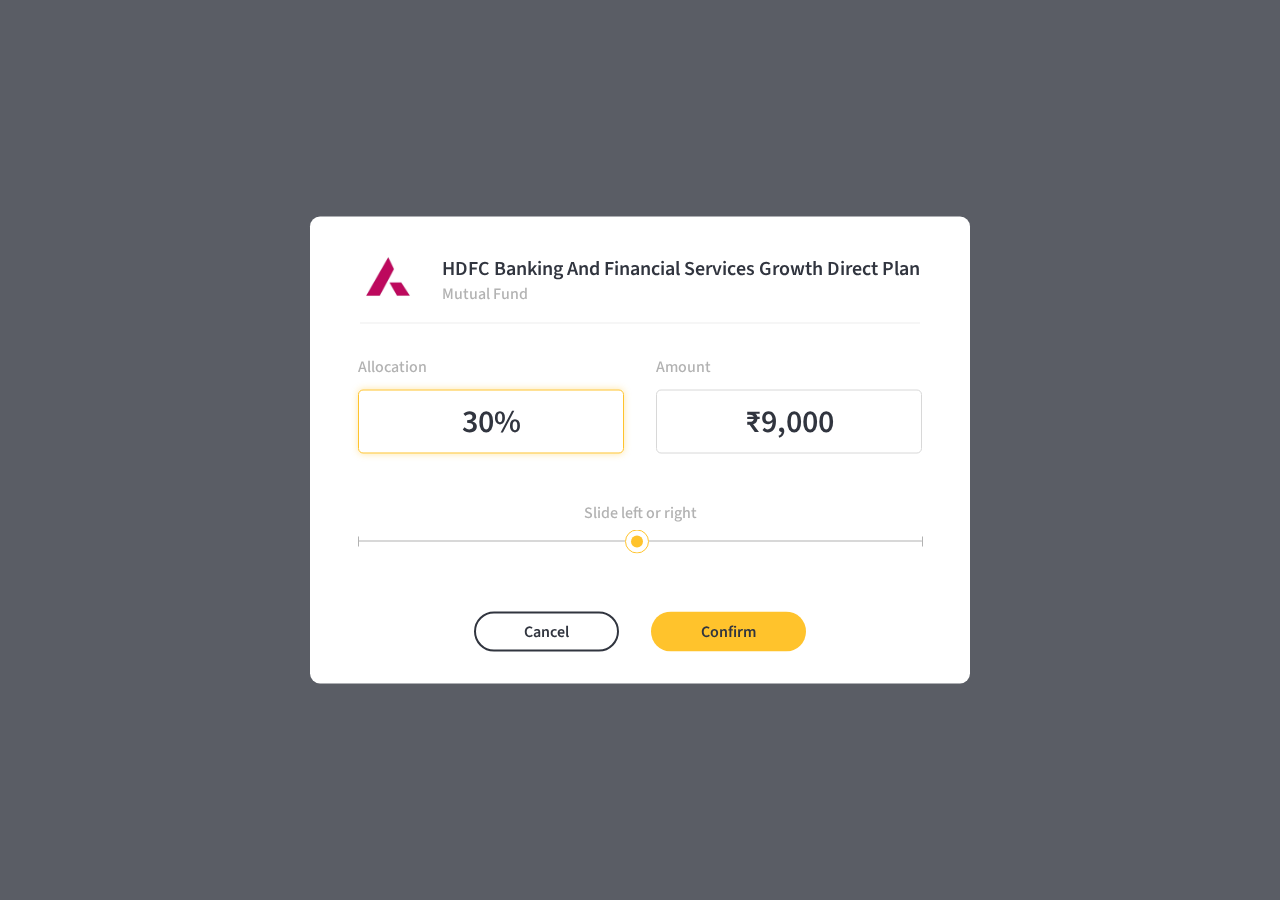
<file: allocation-confirmation.html>
<!DOCTYPE html>
<html lang="en">
  <head>
    <meta charset="UTF-8" />
    <meta http-equiv="X-UA-Compatible" content="IE=edge" />
    <meta name="viewport" content="width=device-width, initial-scale=1.0" />

    <!-- BOOTSTRAP -->

    <link rel="stylesheet" href="./assets/css/bootstrap-utilities.min.css" />
    <link rel="stylesheet" href="./assets/css/bootstrap-gird.min.css" />

    <!-- CUSTOM STYLESHEETS -->

    <link rel="stylesheet" href="./assets/css/styles.css" />
    <link rel="stylesheet" href="./assets/css/utilities.css" />

    <title>Confirm</title>
  </head>
  <body>
    <div id="dark-overlay"></div>
    <div id="dark-overlay-dropdown"></div>

    <section id="allocation-confirm">
      <div class="custom-modal small-width">
        <div class="close">
          <img src="./assets/images/close.svg" alt="close" />
        </div>
        <div class="modal-head">
          <div class="img">
            <img src="./assets/images/bank_logo.svg" alt="logo" />
          </div>
          <div class="text">
            <h4 class="title fs-575-16">
              HDFC Banking And Financial Services Growth Direct Plan
            </h4>
            <h4 class="text-light-2 fs-575-14">Mutual Fund</h4>
          </div>
        </div>
        <div class="modal-body">
          <div class="text-fields">
            <div class="custom-form-control">
              <h4 class="text-light-2">Allocation</h4>
              <input class="custom-input active" type="text" value="30%" />
            </div>
            <div class="custom-form-control">
              <h4 class="text-light-2">Amount</h4>
              <input class="custom-input" type="text" value="₹9,000" />
            </div>
          </div>

          <div class="slidecontainer">
            <div class="text-light-2 fs-575-12 guide">Slide left or right</div>
            <input
              type="range"
              min="1"
              max="100"
              value="50"
              class="slider"
              id="myRange"
            />
          </div>
          <div class="p-container"></div>

          <div class="btns">
            <button class="btn btn-outlined-dark">Cancel</button>
            <div class="bottom-btn-sm">
              <button class="btn btn-bg-primary fs-575-16">Confirm</button>
            </div>
          </div>
        </div>
      </div>
    </section>

    <script src="./assets/js/jquery.min.js"></script>
    <script defer src="./assets/js/common.js"></script>
  </body>
</html>
</file>
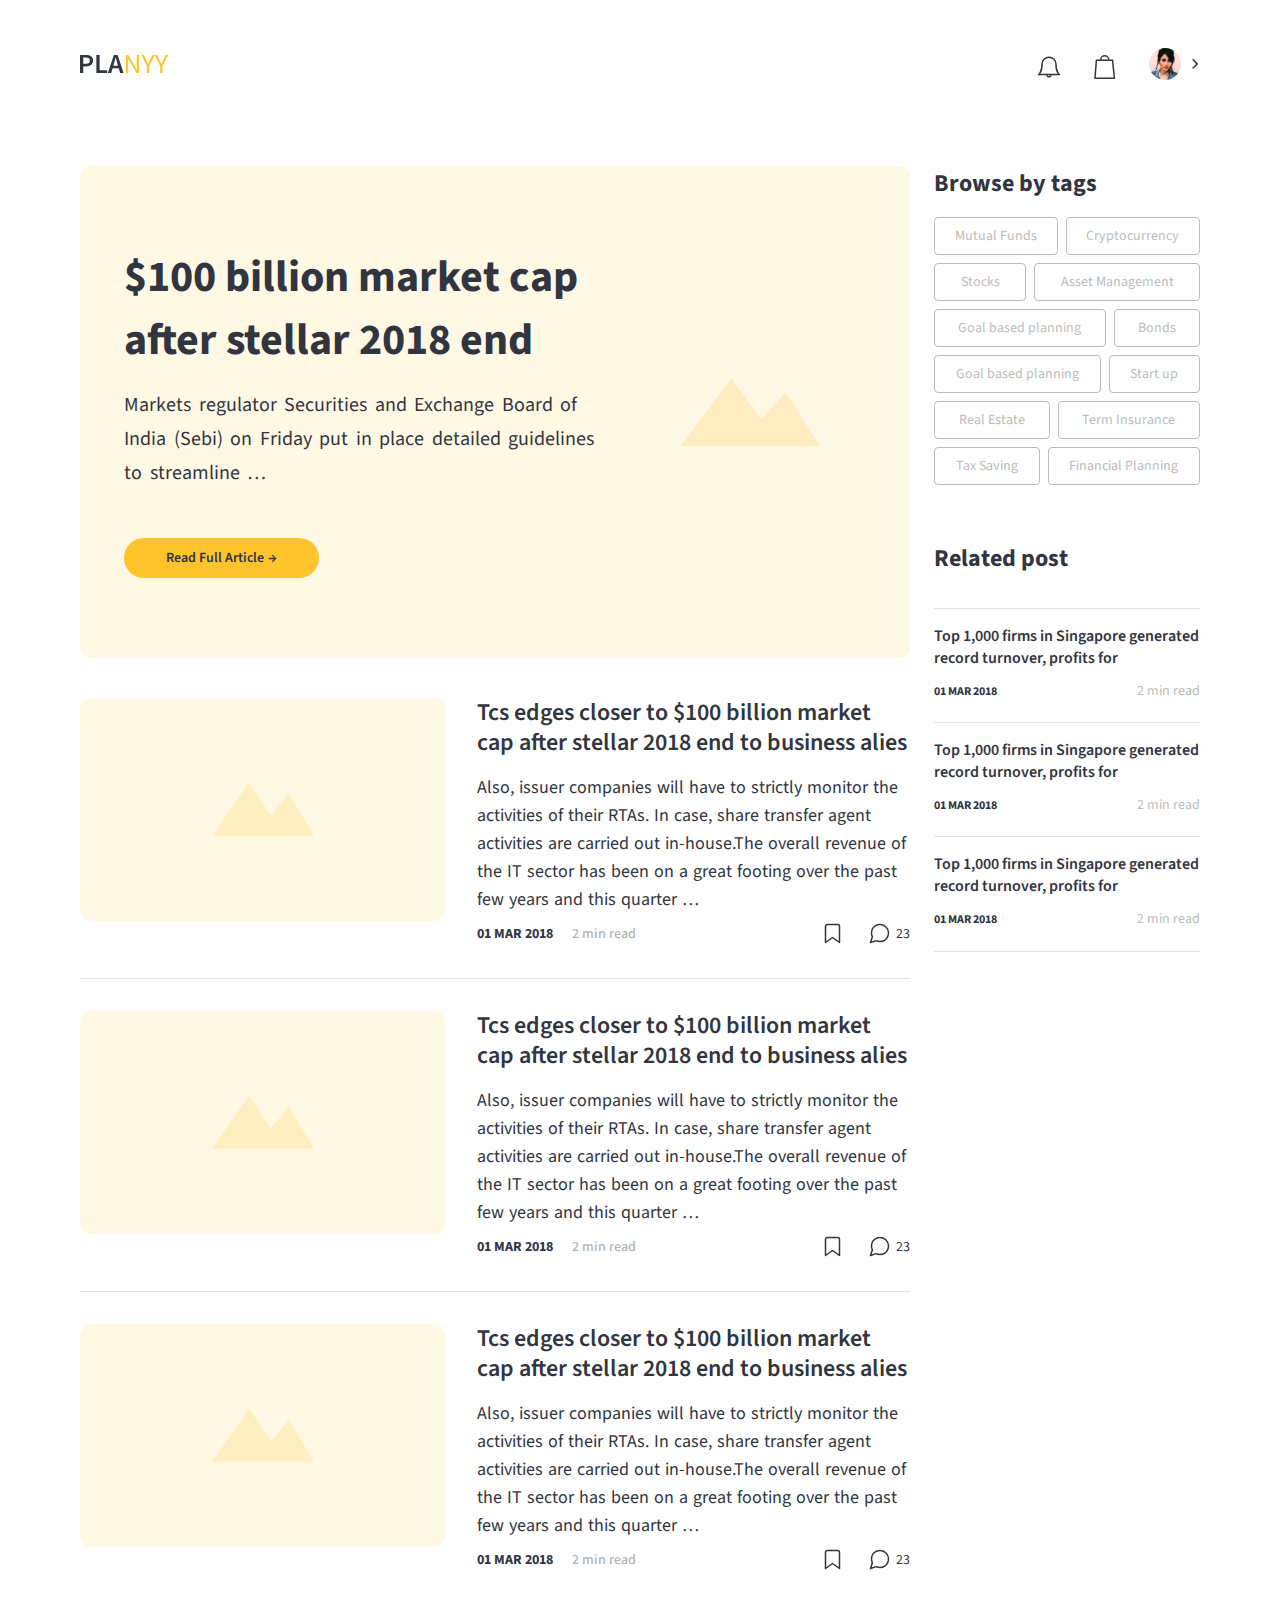
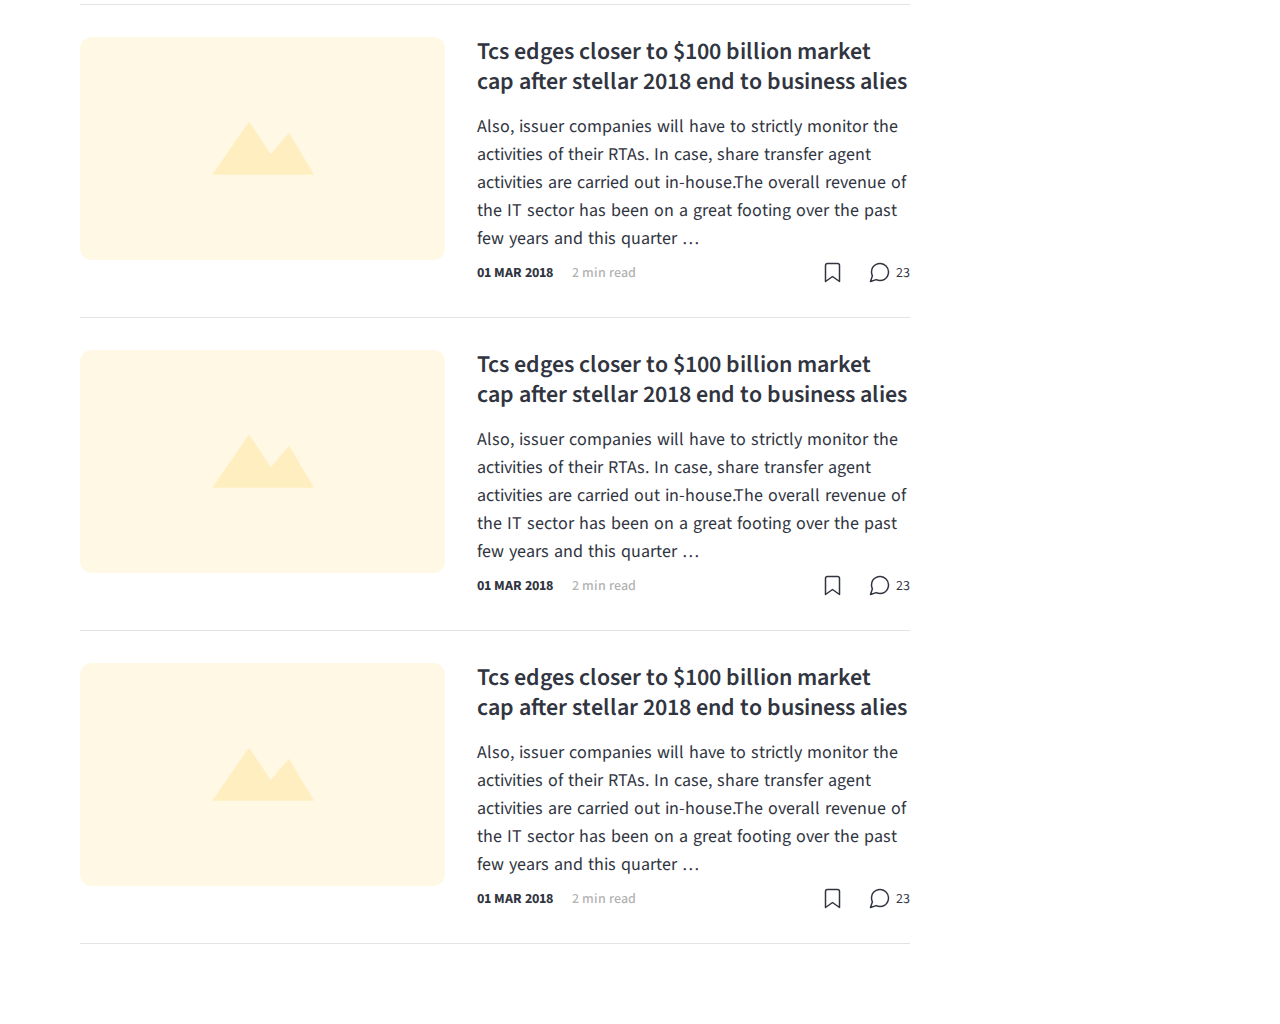
<file: blogs.html>
<!DOCTYPE html>
<html lang="en">
  <head>
    <meta charset="UTF-8" />
    <meta http-equiv="X-UA-Compatible" content="IE=edge" />
    <meta name="viewport" content="width=device-width, initial-scale=1.0" />

    <!-- BOOTSTRAP -->

    <link rel="stylesheet" href="./assets/css/bootstrap-utilities.min.css" />
    <link rel="stylesheet" href="./assets/css/bootstrap-gird.min.css" />

    <!-- CUSTOM STYLESHEETS -->

    <link rel="stylesheet" href="./assets/css/styles.css" />
    <link rel="stylesheet" href="./assets/css/utilities.css" />

    <title>Blogs</title>
  </head>
  <body>
    <div id="dark-overlay-dropdown"></div>
    <!-- --------------------------------------------- NAVBAR START --------------------------------------------- -->

    <!-- <nav id="navbar" class="blogs-navbar">
      <a href="#" class="logo">
        <img class="w-1366-88" src="./assets/vector/logo.svg" alt="logo" />
      </a>

      <div class="nav">
        <button>
          <img
            class="me-4"
            src="./assets/vector/hamburger.svg"
            alt="hamburger"
          />
        </button>
        <button>
          <img src="./assets/vector/user.svg" alt="user" />
        </button>
      </div>
    </nav> -->

    <nav id="navbar-sm" class="notification-navbar sm blogs">
      <div>
        <a href="#" class="logo">
          <img src="./assets/vector/logo.svg" alt="logo" />
        </a>

        <div
          class="
            nav
            d-flex
            justify-content-center
            align-items-center
            d-768-none
          "
        >
          <button class="d-flex align-items-center justify-content-center me-4">
            <img
              class=""
              src="./assets/images/Notification.svg"
              alt="notification"
            />
          </button>
          <button class="d-flex align-items-center justify-content-center me-4">
            <img src="./assets/images/Cart.svg" alt="cart" />
          </button>
          <div class="custom-dropdown">
            <button class="dropbtn">
              <img src="./assets/images/profile.svg" alt="user" />
              <img class="side" src="./assets/images/side-icon.svg" alt="" />
            </button>
          </div>
        </div>
        <img class="d-769-none" src="./assets/vector/menu-new.svg" alt="menu" />
      </div>
    </nav>

    <!-- --------------------------------------------- NAVBAR END --------------------------------------------- -->

    <!-- --------------------------------------------- MAIN START --------------------------------------------- -->

    <main>
      <section id="blogs" class="page-container">
        <div class="main">
          <!-- --------------------------------------------- HERO START --------------------------------------------- -->
          <div class="hero d-none d-sm-block">
            <div class="container-fluid">
              <div class="row">
                <div class="col-8">
                  <h1>$100 billion market cap after stellar 2018 end</h1>
                  <p class="mt-3 mb-5 lh-34">
                    Markets regulator Securities and Exchange Board of India
                    (Sebi) on Friday put in place detailed guidelines to
                    streamline …
                  </p>
                  <a class="btn btn-bg-primary px-0 fs-14" href="#"
                    >Read Full Article <span class="ms-1">&rarr;</span></a
                  >
                </div>
                <div
                  class="col-4 d-flex justify-content-center align-items-center"
                >
                  <img src="./assets/vector/img-placeholder.svg" alt="image" />
                </div>
              </div>
            </div>
          </div>
          <!-- --------------------------------------------- HERO END --------------------------------------------- -->
          <div class="blog-posts mt-2">
            <div class="blog-post">
              <div class="blog-img">
                <img src="./assets/img/img-placeholder-lg.png" alt="image" />
              </div>
              <div class="blog-text">
                <h3 class="lh-30">
                  Tcs edges closer to $100 billion market cap after stellar 2018
                  end to business alies
                </h3>
                <p class="lh-28 fs-18 ws-1 mt-3">
                  Also, issuer companies will have to strictly monitor the
                  activities of their RTAs. In case, share transfer agent
                  activities are carried out in-house.The overall revenue of the
                  IT sector has been on a great footing over the past few years
                  and this quarter …
                </p>
                <div
                  class="
                    foot
                    d-flex
                    justify-content-between
                    align-items-center
                    mt-2
                  "
                >
                  <h5>
                    01 MAR 2018
                    <span class="ms-3 text-light-2">2 min read</span>
                  </h5>
                  <div
                    class="
                      actions
                      d-flex
                      justify-content-end
                      align-items-center
                    "
                  >
                    <span class="action d-flex align-items-center">
                      <img src="./assets/vector/bookmark.svg" alt="bookmark" />
                    </span>
                    <span class="ms-4 action d-flex align-items-center">
                      <img src="./assets/vector/comment.svg" alt="comment" />
                      <h5 class="d-inline fw-normal ms-1">23</h5>
                    </span>
                  </div>
                </div>
              </div>
            </div>
            <div class="blog-post">
              <div class="blog-img">
                <img src="./assets/img/img-placeholder-lg.png" alt="image" />
              </div>
              <div class="blog-text">
                <h3 class="lh-30">
                  Tcs edges closer to $100 billion market cap after stellar 2018
                  end to business alies
                </h3>
                <p class="lh-28 fs-18 ws-1 mt-3">
                  Also, issuer companies will have to strictly monitor the
                  activities of their RTAs. In case, share transfer agent
                  activities are carried out in-house.The overall revenue of the
                  IT sector has been on a great footing over the past few years
                  and this quarter …
                </p>
                <div
                  class="
                    foot
                    d-flex
                    justify-content-between
                    align-items-center
                    mt-2
                  "
                >
                  <h5>
                    01 MAR 2018
                    <span class="ms-3 text-light-2">2 min read</span>
                  </h5>
                  <div
                    class="
                      actions
                      d-flex
                      justify-content-end
                      align-items-center
                    "
                  >
                    <span class="action d-flex align-items-center">
                      <img src="./assets/vector/bookmark.svg" alt="bookmark" />
                    </span>
                    <span class="ms-4 action d-flex align-items-center">
                      <img src="./assets/vector/comment.svg" alt="comment" />
                      <h5 class="d-inline fw-normal ms-1">23</h5>
                    </span>
                  </div>
                </div>
              </div>
            </div>
            <div class="blog-post">
              <div class="blog-img">
                <img src="./assets/img/img-placeholder-lg.png" alt="image" />
              </div>
              <div class="blog-text">
                <h3 class="lh-30">
                  Tcs edges closer to $100 billion market cap after stellar 2018
                  end to business alies
                </h3>
                <p class="lh-28 fs-18 ws-1 mt-3">
                  Also, issuer companies will have to strictly monitor the
                  activities of their RTAs. In case, share transfer agent
                  activities are carried out in-house.The overall revenue of the
                  IT sector has been on a great footing over the past few years
                  and this quarter …
                </p>
                <div
                  class="
                    foot
                    d-flex
                    justify-content-between
                    align-items-center
                    mt-2
                  "
                >
                  <h5>
                    01 MAR 2018
                    <span class="ms-3 text-light-2">2 min read</span>
                  </h5>
                  <div
                    class="
                      actions
                      d-flex
                      justify-content-end
                      align-items-center
                    "
                  >
                    <span class="action d-flex align-items-center">
                      <img src="./assets/vector/bookmark.svg" alt="bookmark" />
                    </span>
                    <span class="ms-4 action d-flex align-items-center">
                      <img src="./assets/vector/comment.svg" alt="comment" />
                      <h5 class="d-inline fw-normal ms-1">23</h5>
                    </span>
                  </div>
                </div>
              </div>
            </div>
            <div class="blog-post">
              <div class="blog-img">
                <img src="./assets/img/img-placeholder-lg.png" alt="image" />
              </div>
              <div class="blog-text">
                <h3 class="lh-30">
                  Tcs edges closer to $100 billion market cap after stellar 2018
                  end to business alies
                </h3>
                <p class="lh-28 fs-18 ws-1 mt-3">
                  Also, issuer companies will have to strictly monitor the
                  activities of their RTAs. In case, share transfer agent
                  activities are carried out in-house.The overall revenue of the
                  IT sector has been on a great footing over the past few years
                  and this quarter …
                </p>
                <div
                  class="
                    foot
                    d-flex
                    justify-content-between
                    align-items-center
                    mt-2
                  "
                >
                  <h5>
                    01 MAR 2018
                    <span class="ms-3 text-light-2">2 min read</span>
                  </h5>
                  <div
                    class="
                      actions
                      d-flex
                      justify-content-end
                      align-items-center
                    "
                  >
                    <span class="action d-flex align-items-center">
                      <img src="./assets/vector/bookmark.svg" alt="bookmark" />
                    </span>
                    <span class="ms-4 action d-flex align-items-center">
                      <img src="./assets/vector/comment.svg" alt="comment" />
                      <h5 class="d-inline fw-normal ms-1">23</h5>
                    </span>
                  </div>
                </div>
              </div>
            </div>
            <div class="blog-post">
              <div class="blog-img">
                <img src="./assets/img/img-placeholder-lg.png" alt="image" />
              </div>
              <div class="blog-text">
                <h3 class="lh-30">
                  Tcs edges closer to $100 billion market cap after stellar 2018
                  end to business alies
                </h3>
                <p class="lh-28 fs-18 ws-1 mt-3">
                  Also, issuer companies will have to strictly monitor the
                  activities of their RTAs. In case, share transfer agent
                  activities are carried out in-house.The overall revenue of the
                  IT sector has been on a great footing over the past few years
                  and this quarter …
                </p>
                <div
                  class="
                    foot
                    d-flex
                    justify-content-between
                    align-items-center
                    mt-2
                  "
                >
                  <h5>
                    01 MAR 2018
                    <span class="ms-3 text-light-2">2 min read</span>
                  </h5>
                  <div
                    class="
                      actions
                      d-flex
                      justify-content-end
                      align-items-center
                    "
                  >
                    <span class="action d-flex align-items-center">
                      <img src="./assets/vector/bookmark.svg" alt="bookmark" />
                    </span>
                    <span class="ms-4 action d-flex align-items-center">
                      <img src="./assets/vector/comment.svg" alt="comment" />
                      <h5 class="d-inline fw-normal ms-1">23</h5>
                    </span>
                  </div>
                </div>
              </div>
            </div>
            <div class="blog-post">
              <div class="blog-img">
                <img src="./assets/img/img-placeholder-lg.png" alt="image" />
              </div>
              <div class="blog-text">
                <h3 class="lh-30">
                  Tcs edges closer to $100 billion market cap after stellar 2018
                  end to business alies
                </h3>
                <p class="lh-28 fs-18 ws-1 mt-3">
                  Also, issuer companies will have to strictly monitor the
                  activities of their RTAs. In case, share transfer agent
                  activities are carried out in-house.The overall revenue of the
                  IT sector has been on a great footing over the past few years
                  and this quarter …
                </p>
                <div
                  class="
                    foot
                    d-flex
                    justify-content-between
                    align-items-center
                    mt-2
                  "
                >
                  <h5>
                    01 MAR 2018
                    <span class="ms-3 text-light-2">2 min read</span>
                  </h5>
                  <div
                    class="
                      actions
                      d-flex
                      justify-content-end
                      align-items-center
                    "
                  >
                    <span class="action d-flex align-items-center">
                      <img src="./assets/vector/bookmark.svg" alt="bookmark" />
                    </span>
                    <span class="ms-4 action d-flex align-items-center">
                      <img src="./assets/vector/comment.svg" alt="comment" />
                      <h5 class="d-inline fw-normal ms-1">23</h5>
                    </span>
                  </div>
                </div>
              </div>
            </div>
          </div>
        </div>
        <aside class="explore">
          <h3>Browse by tags</h3>

          <div class="tags mt-3">
            <!-- <div class="tags-group"> -->
            <button class="btn-outlined">Mutual Funds</button>
            <button class="btn-outlined">Cryptocurrency</button>
            <!-- </div> -->
            <!-- <div class="tags-group"> -->
            <button class="btn-outlined">Stocks</button>
            <button class="btn-outlined">Asset Management</button>
            <!-- </div> -->
            <!-- <div class="tags-group"> -->
            <button class="btn-outlined">Goal based planning</button>
            <button class="btn-outlined">Bonds</button>
            <!-- </div> -->
            <!-- <div class="tags-group"> -->
            <button class="btn-outlined">Goal based planning</button>
            <button class="btn-outlined">Start up</button>
            <!-- </div> -->
            <!-- <div class="tags-group"> -->
            <button class="btn-outlined">Real Estate</button>
            <button class="btn-outlined">Term Insurance</button>
            <!-- </div> -->
            <!-- <div class="tags-group"> -->
            <button class="btn-outlined">Tax Saving</button>
            <button class="btn-outlined">Financial Planning</button>
            <!-- </div> -->
          </div>
          <h3 class="mt-5 mb-3">Related post</h3>

          <div class="posts pt-3">
            <div class="post">
              <div class="text fw-600">
                Top 1,000 firms in Singapore generated record turnover, profits
                for
              </div>
              <div class="info">
                <h6 class="date">01 MAR 2018</h6>
                <div class="time">2 min read</div>
              </div>
            </div>
            <div class="post">
              <div class="text fw-600">
                Top 1,000 firms in Singapore generated record turnover, profits
                for
              </div>
              <div class="info">
                <h6 class="date">01 MAR 2018</h6>
                <div class="time">2 min read</div>
              </div>
            </div>
            <div class="post">
              <div class="text fw-600">
                Top 1,000 firms in Singapore generated record turnover, profits
                for
              </div>
              <div class="info">
                <h6 class="date">01 MAR 2018</h6>
                <div class="time">2 min read</div>
              </div>
            </div>
          </div>
        </aside>
      </section>

      <!-- --------------------------------------------- SUGGESTIONS START --------------------------------------------- -->

      <section
        id="suggestions"
        class="
          page-container
          explore
          bottom
          d-block d-lg-none
          pb-5
          mt-5
          mb-5
          blogs
        "
      >
        <div class="container-fluid">
          <div class="row">
            <div class="col-12 col-sm-6">
              <h3 class="mb-2">Related post</h3>

              <div class="posts pt-3">
                <div class="post">
                  <div class="text fw-600">
                    Top 1,000 firms in Singapore generated record turnover,
                    profits for
                  </div>
                  <div class="info">
                    <h6 class="date">01 MAR 2018</h6>
                    <div class="time">2 min read</div>
                  </div>
                </div>
                <div class="post">
                  <div class="text fw-600">
                    Top 1,000 firms in Singapore generated record turnover,
                    profits for
                  </div>
                  <div class="info">
                    <h6 class="date">01 MAR 2018</h6>
                    <div class="time">2 min read</div>
                  </div>
                </div>
                <div class="post">
                  <div class="text fw-600">
                    Top 1,000 firms in Singapore generated record turnover,
                    profits for
                  </div>
                  <div class="info">
                    <h6 class="date">01 MAR 2018</h6>
                    <div class="time">2 min read</div>
                  </div>
                </div>
              </div>
            </div>
            <div class="col-12 col-sm-6">
              <h3 class="mb-4 mt-5 mt-sm-0">Browse by tags</h3>

              <div class="tags mt-3">
                <!-- <div class="tags-group"> -->
                <button class="btn-outlined">Mutual Funds</button>
                <button class="btn-outlined">Cryptocurrency</button>
                <button class="btn-outlined">Stocks</button>
                <!-- </div> -->
                <!-- <div class="tags-group"> -->
                <button class="btn-outlined">Asset Management</button>
                <button class="btn-outlined">Goal based planning</button>
                <!-- </div> -->
                <!-- <div class="tags-group"> -->
                <button class="btn-outlined">Bonds</button>
                <button class="btn-outlined">Goal based planning</button>
                <button class="btn-outlined">Start up</button>
                <!-- </div> -->
                <!-- <div class="tags-group"> -->
                <button class="btn-outlined">Real Estate</button>
                <button class="btn-outlined">Term Insurance</button>
                <button class="btn-outlined">Tax Saving</button>
                <!-- </div> -->
                <!-- <div class="tags-group"> -->
                <button class="btn-outlined">Financial Planning</button>
                <!-- </div> -->
              </div>
            </div>
          </div>
        </div>
      </section>

      <!-- --------------------------------------------- SUGGESTIONS END --------------------------------------------- -->
    </main>

    <script src="./assets/js/jquery.min.js"></script>

    <!-- --------------------------------------------- Custom scripts --------------------------------------------- -->

    <script src="./assets/js/common.js"></script>
    <script src="./assets/js/blogs.js"></script>
  </body>
</html>
</file>
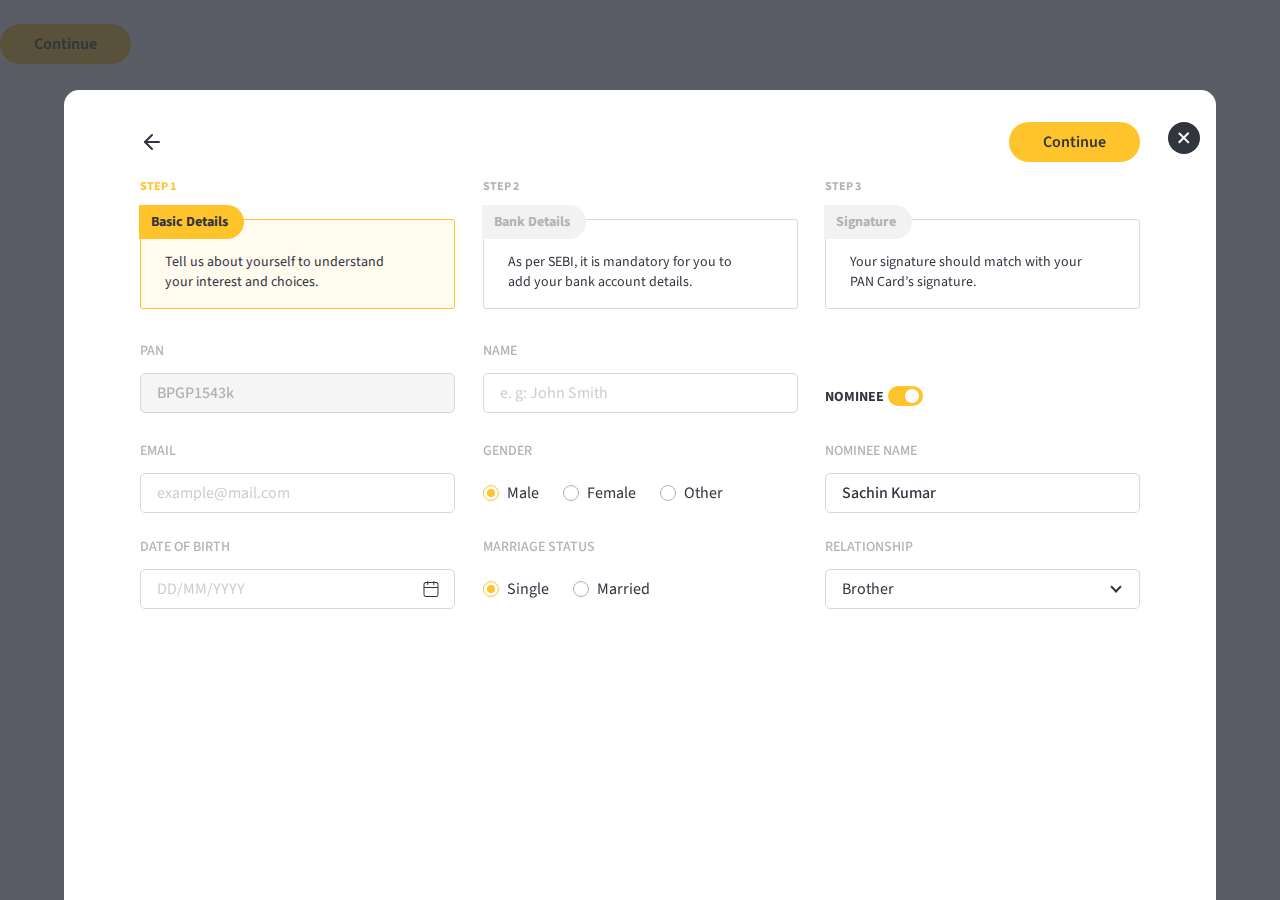
<file: details.html>
<!DOCTYPE html>
<html lang="en">
  <head>
    <meta charset="UTF-8" />
    <meta http-equiv="X-UA-Compatible" content="IE=edge" />
    <meta name="viewport" content="width=device-width, initial-scale=1.0" />

    <!-- DATE PICKER -->

    <link rel="stylesheet" href="./assets/css/mc-calendar.min.css" />

    <!-- BOOTSTRAP -->

    <link rel="stylesheet" href="./assets/css/bootstrap-utilities.min.css" />
    <link rel="stylesheet" href="./assets/css/bootstrap-gird.min.css" />

    <!-- CUSTOM STYLESHEETS -->

    <link rel="stylesheet" href="./assets/css/styles.css" />
    <link rel="stylesheet" href="./assets/css/utilities.css" />

    <title>Details</title>
  </head>
  <body>
    <div id="dark-overlay-dropdown"></div>
    <div id="dark-overlay"></div>

    <section id="details">
      <div class="custom-modal bottem-aligned">
        <div class="close top-right">
          <img src="./assets/images/close.svg" alt="close" />
        </div>
        <div class="modal-head">
          <div class="container-fluid">
            <div class="d-flex justify-content-between align-items-center">
              <img
                src="./assets/vector/back-arrow.svg"
                alt="arrow"
                class="back"
              />

              <button class="btn btn-bg-primary">Continue</button>
            </div>
          </div>
        </div>
        <div class="modal-body mt-3">
          <div class="container-fluid">
            <div class="details-container">
              <div class="details-item step1">
                <div class="details-box primary">
                  <h4 class="box-title fs-14 fs-1619-12">
                    STEP 1
                    <span class="d-inline d-lg-none text-yellow">/3</span>
                  </h4>

                  <div class="box-content">
                    <div class="box-subtitle fs-1619-14">Basic Details</div>
                    <div class="box-text fs-1619-14">
                      Tell us about yourself to understand your interest and
                      choices.
                    </div>
                  </div>
                </div>
              </div>

              <div class="details-item">
                <div class="details-box d-none d-lg-block">
                  <h4 class="box-title fs-14 fs-1619-12">STEP 2</h4>

                  <div class="box-content">
                    <div class="box-subtitle fs-1619-14">Bank Details</div>
                    <div class="box-text fs-1619-14">
                      As per SEBI, it is mandatory for you to add your bank
                      account details.
                    </div>
                  </div>
                </div>
              </div>

              <div class="details-item">
                <div class="details-box d-none d-lg-block">
                  <h4 class="box-title fs-14 fs-1619-12">STEP 3</h4>
                  <div class="box-content">
                    <div class="box-subtitle fs-1619-14">Signature</div>
                    <div class="box-text fs-1619-14">
                      Your signature should match with your PAN Card’s
                      signature.
                    </div>
                  </div>
                </div>
              </div>

              <div class="details-item half pan">
                <div class="custom-form-control">
                  <h4 class="text-light-2">PAN</h4>
                  <input
                    class="custom-input"
                    type="text"
                    disabled
                    value="BPGP1543k"
                  />
                </div>
              </div>

              <div class="details-item half name">
                <div class="custom-form-control">
                  <h4 class="text-light-2">NAME</h4>
                  <input
                    class="custom-input"
                    type="text"
                    placeholder="e. g: John Smith"
                  />
                </div>
              </div>

              <div class="details-item">
                <div class="custom-form-control switch-container">
                  <label for="#nominee">
                    <h4>NOMINEE</h4>
                  </label>
                  <label id="nominee" class="switch">
                    <input type="checkbox" checked />
                    <span class="slider round"></span>
                  </label>
                </div>
              </div>

              <div class="details-item half email">
                <div class="custom-form-control">
                  <h4 class="text-light-2">EMAIL</h4>
                  <input
                    class="custom-input"
                    type="text"
                    placeholder="example@mail.com"
                  />
                </div>
              </div>

              <div class="details-item half gender">
                <div class="custom-form-control">
                  <h4 class="text-light-2">GENDER</h4>
                  <div class="radio-container">
                    <label class="custom-radio"
                      >Male
                      <input type="radio" checked="checked" name="gender" />
                      <span class="checkmark"></span>
                    </label>
                    <label class="custom-radio"
                      >Female
                      <input type="radio" name="gender" />
                      <span class="checkmark"></span>
                    </label>
                    <label class="custom-radio"
                      >Other
                      <input type="radio" name="gender" />
                      <span class="checkmark"></span>
                    </label>
                  </div>
                </div>
              </div>

              <div class="details-item nominee-name half-inner">
                <div class="custom-form-control">
                  <h4 class="text-light-2">NOMINEE NAME</h4>
                  <input
                    class="custom-input"
                    type="text"
                    value="Sachin Kumar"
                  />
                </div>
              </div>

              <div class="details-item half dob">
                <div class="custom-form-control">
                  <h4 class="text-light-2">DATE OF BIRTH</h4>
                  <div class="with-icon">
                    <input
                      class="custom-input"
                      id="example"
                      type="text"
                      placeholder="DD/MM/YYYY"
                    />
                    <svg
                      class="icon"
                      xmlns="http://www.w3.org/2000/svg"
                      width="16"
                      height="16.055"
                      viewBox="0 0 16 16.055"
                    >
                      <g
                        id="Group_10631"
                        data-name="Group 10631"
                        transform="translate(-790 -600.973)"
                      >
                        <g id="Group_1614" data-name="Group 1614" opacity="0">
                          <rect
                            id="Rectangle_1614"
                            data-name="Rectangle 1614"
                            width="16"
                            height="16"
                            transform="translate(790 601)"
                            fill=""
                          />
                          <path
                            id="Rectangle_1614_-_Outline"
                            data-name="Rectangle 1614 - Outline"
                            d="M1,1V15H15V1H1M0,0H16V16H0Z"
                            transform="translate(790 601)"
                            fill=""
                          />
                        </g>
                        <g
                          id="calendar_1_"
                          data-name="calendar (1)"
                          transform="translate(791 601.473)"
                        >
                          <path
                            id="Rectangle"
                            d="M2-.5H12A2.5,2.5,0,0,1,14.5,2V12A2.5,2.5,0,0,1,12,14.5H2A2.5,2.5,0,0,1-.5,12V2A2.5,2.5,0,0,1,2-.5Zm10,14A1.5,1.5,0,0,0,13.5,12V2A1.5,1.5,0,0,0,12,.5H2A1.5,1.5,0,0,0,.5,2V12A1.5,1.5,0,0,0,2,13.5Z"
                            transform="translate(0 1.055)"
                            fill=""
                          />
                          <path
                            id="Path"
                            d="M.5,3.511a.5.5,0,0,1-.5-.5V0A.5.5,0,0,1,.5-.5.5.5,0,0,1,1,0V3.011A.5.5,0,0,1,.5,3.511Z"
                            transform="translate(9.286)"
                            fill=""
                          />
                          <path
                            id="Path-2"
                            data-name="Path"
                            d="M.5,3.511a.5.5,0,0,1-.5-.5V0A.5.5,0,0,1,.5-.5.5.5,0,0,1,1,0V3.011A.5.5,0,0,1,.5,3.511Z"
                            transform="translate(3.264)"
                            fill=""
                          />
                          <path
                            id="Path-3"
                            data-name="Path"
                            d="M13.549,1H0A.5.5,0,0,1,0,0H13.549a.5.5,0,0,1,0,1Z"
                            transform="translate(0 5.522)"
                            fill=""
                          />
                        </g>
                      </g>
                    </svg>
                  </div>
                </div>
              </div>

              <div class="details-item half marriage-status">
                <div class="custom-form-control">
                  <h4 class="text-light-2">MARRIAGE STATUS</h4>
                  <div class="radio-container">
                    <label class="custom-radio"
                      >Single
                      <input type="radio" checked="checked" name="status" />
                      <span class="checkmark"></span>
                    </label>
                    <label class="custom-radio"
                      >Married
                      <input type="radio" name="status" />
                      <span class="checkmark"></span>
                    </label>
                  </div>
                </div>
              </div>

              <div class="details-item half-inner last-child">
                <div class="custom-form-control">
                  <h4 class="text-light-2">RELATIONSHIP</h4>
                  <div class="custom-select">
                    <select>
                      <option value="1">Brother</option>
                      <option value="2">Sister</option>
                      <option value="3">Father</option>
                      <option value="4">Mother</option>
                    </select>
                  </div>
                </div>
              </div>
            </div>
          </div>
        </div>
      </div>
      <div class="bottom-btn-sm desktop continue">
        <button class="btn btn-bg-primary mt-4">Continue</button>
      </div>
    </section>

    <!-- DATE PICKER -->

    <script src="./assets/js/mc-calendar.min.js"></script>

    <!-- JQUERY -->

    <script src="./assets/js/jquery.min.js"></script>

    <!-- CUSTOM -->

    <script defer src="./assets/js/common.js"></script>
    <script defer src="./assets/js/select.js"></script>
    <script defer src="./assets/js/details.js"></script>
  </body>
</html>
</file>
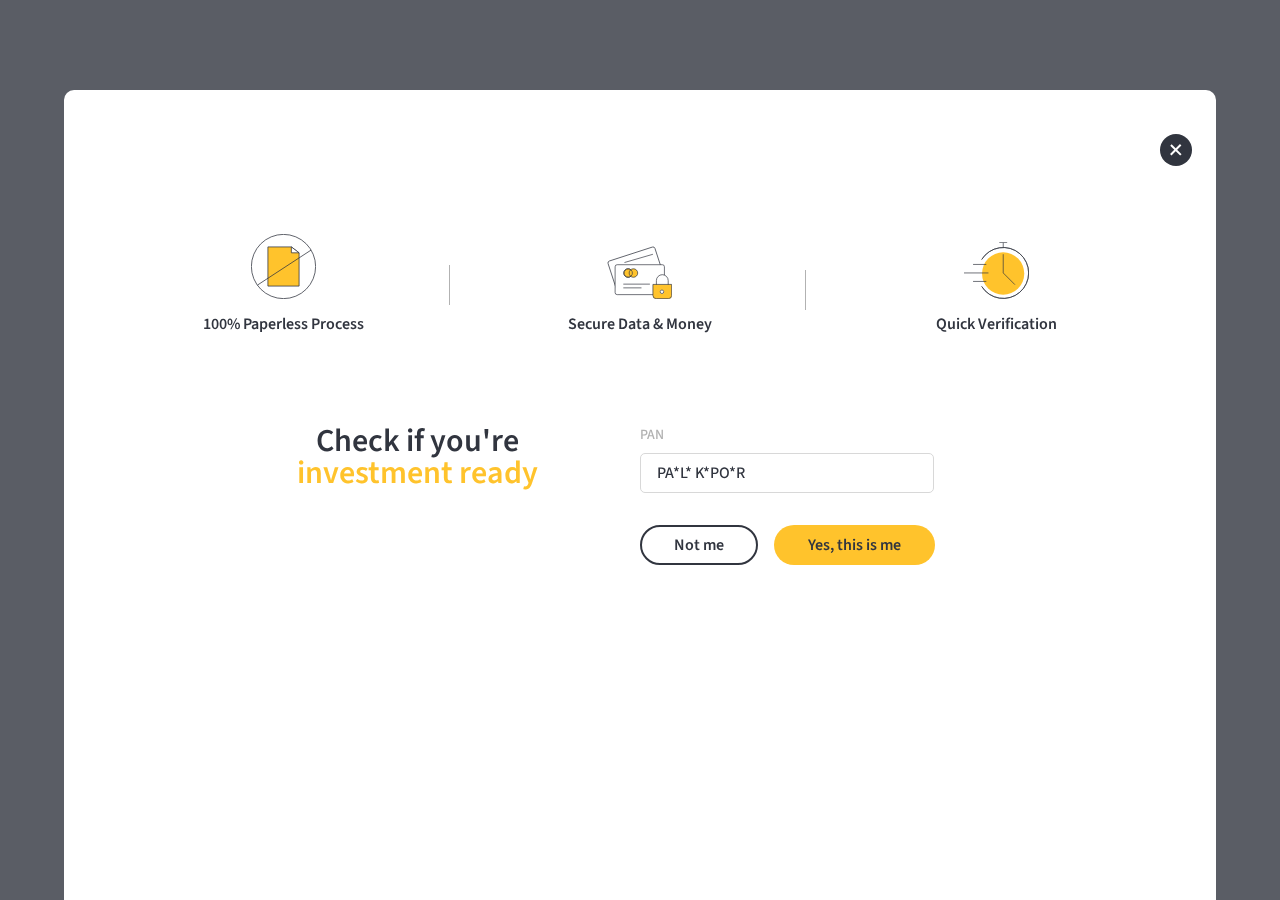
<file: investment-ready.html>
<!DOCTYPE html>
<html lang="en">
  <head>
    <meta charset="UTF-8" />
    <meta http-equiv="X-UA-Compatible" content="IE=edge" />
    <meta name="viewport" content="width=device-width, initial-scale=1.0" />

    <!-- BOOTSTRAP -->

    <link rel="stylesheet" href="./assets/css/bootstrap-utilities.min.css" />
    <link rel="stylesheet" href="./assets/css/bootstrap-gird.min.css" />

    <!-- SWIPER -->

    <link rel="stylesheet" href="./assets/css/swiper.min.css" />

    <!-- CUSTOM STYLESHEETS -->

    <link rel="stylesheet" href="./assets/css/styles.css" />
    <link rel="stylesheet" href="./assets/css/utilities.css" />

    <title>Confirm</title>
  </head>
  <body>
    <div id="dark-overlay-dropdown"></div>
    <div id="dark-overlay"></div>

    <section id="investment-ready">
      <div class="custom-modal bottem-aligned">
        <div class="close">
          <img src="./assets/images/close.svg" alt="close" />
        </div>
        <div class="modal-body">
          <div class="container-fluid">
            <div class="swiper mySwiper d-block d-md-none mb-4">
              <div class="swiper-wrapper">
                <div class="swiper-slide">
                  <div class="card text-center">
                    <img src="./assets/vector/paperless.svg" alt="paperless" />
                    <h4 class="fs-18 fw-normal mt-2">100% Paperless Process</h4>
                  </div>
                </div>
                <div class="swiper-slide">
                  <div class="card text-center">
                    <img src="./assets/vector/secure.svg" alt="secure" />
                    <h4 class="fs-18 fw-normal mt-2">Secure Data & Money</h4>
                  </div>
                </div>
                <div class="swiper-slide">
                  <div class="card text-center no-line">
                    <img src="./assets/vector/quick.svg" alt="quick" />
                    <h4 class="fs-18 fw-normal mt-2">Quick Verification</h4>
                  </div>
                </div>
              </div>
              <div class="swiper-pagination"></div>
            </div>

            <div class="row cards d-none d-md-flex">
              <div
                class="col-md-4 d-flex justify-content-center align-items-end"
              >
                <div class="card">
                  <img src="./assets/vector/paperless.svg" alt="paperless" />
                  <h4 class="fs-24 fs-1619-16">100% Paperless Process</h4>
                </div>
              </div>
              <div
                class="col-md-4 d-flex justify-content-center align-items-end"
              >
                <div class="card">
                  <img src="./assets/vector/secure.svg" alt="secure" />
                  <h4 class="fs-24 fs-1619-16">Secure Data & Money</h4>
                </div>
              </div>
              <div
                class="col-md-4 d-flex justify-content-center align-items-end"
              >
                <div class="card no-line">
                  <img src="./assets/vector/quick.svg" alt="quick" />
                  <h4 class="fs-24 fs-1619-16">Quick Verification</h4>
                </div>
              </div>
            </div>

            <div class="form">
              <div class="text">
                <h1 class="fs-1619-32 me-5 fw-600">
                  Check if you're <br />
                  <div class="text-yellow">investment ready</div>
                </h1>
              </div>
              <div class="confirmation">
                <div class="custom-form-control">
                  <h4 class="text-light-2 mb-2">PAN</h4>
                  <input
                    type="text"
                    class="custom-input mb-4"
                    value="PA*L* K*PO*R"
                  />
                </div>
                <div class="btns mt-2">
                  <button class="btn btn-outlined-dark me-3">Not me</button>
                  <button class="btn btn-bg-primary">Yes, this is me</button>
                </div>
              </div>
            </div>
          </div>
        </div>
      </div>
    </section>

    <!-- JQUERY -->

    <script src="./assets/js/jquery.min.js"></script>

    <!-- SWIPER -->

    <script src="./assets/js/swiper.min.js"></script>

    <!-- CUSTOM -->

    <script defer src="./assets/js/common.js"></script>
    <script defer src="./assets/js/investment-ready.js"></script>
  </body>
</html>
</file>
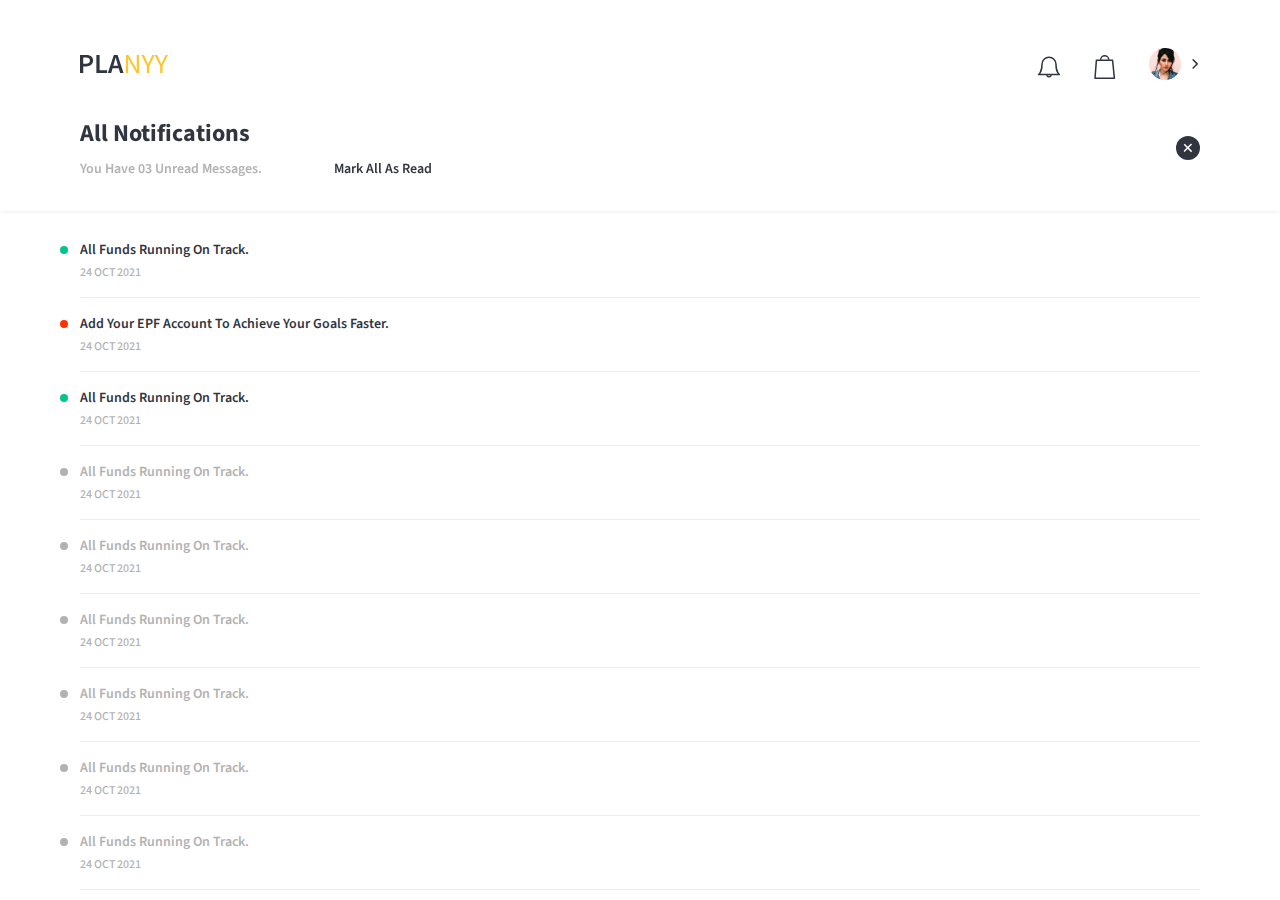
<file: notifications.html>
<!DOCTYPE html>
<html lang="en">
  <head>
    <meta charset="UTF-8" />
    <meta http-equiv="X-UA-Compatible" content="IE=edge" />
    <meta name="viewport" content="width=device-width, initial-scale=1.0" />

    <!-- BOOTSTRAP -->

    <link rel="stylesheet" href="./assets/css/bootstrap-utilities.min.css" />
    <link rel="stylesheet" href="./assets/css/bootstrap-gird.min.css" />

    <!-- CUSTOM STYLESHEETS -->

    <link rel="stylesheet" href="./assets/css/styles.css" />
    <link rel="stylesheet" href="./assets/css/utilities.css" />

    <title>Notifications</title>
  </head>
  <body>
    <div id="dark-overlay-dropdown"></div>
    <!-- --------------------------------------------- NAVBAR START --------------------------------------------- -->

    <nav id="navbar-sm" class="notification-navbar sm d-768-none">
      <div>
        <a href="#" class="logo">
          <img src="./assets/vector/logo.svg" alt="logo" />
        </a>

        <div class="nav d-flex justify-content-center align-items-center">
          <button class="d-flex align-items-center justify-content-center me-4">
            <img
              class=""
              src="./assets/images/Notification.svg"
              alt="notification"
            />
          </button>
          <button class="d-flex align-items-center justify-content-center me-4">
            <img src="./assets/images/Cart.svg" alt="cart" />
          </button>
          <div class="custom-dropdown">
            <button class="dropbtn">
              <img src="./assets/img/user-sm.png" alt="user" />
              <img class="side" src="./assets/images/side-icon.svg" alt="" />
            </button>
          </div>
        </div>
      </div>
    </nav>

    <!-- --------------------------------------------- NAVBAR END --------------------------------------------- -->

    <!-- --------------------------------------------- MAIN START --------------------------------------------- -->

    <main
      id="sidenav-right-content"
      class="transactions-sidenav-right notifications-sidenav-right"
    >
      <section id="notifications">
        <div class="top-fixed-bar">
          <div class="head">
            <img class="close" src="./assets/images/close.svg" alt="close" />
            <div class="text">
              <h2 class="fs-1619-24 fs-575-20">
                <img src="./assets/vector/back-arrow.svg" alt="arrow" /> All
                Notifications
              </h2>
              <h4 class="text-light-2 fs-18 fs-1619-14 mt-2 fw-600">
                You Have 03 Unread Messages.
              </h4>
            </div>
            <div>
              <button class="btn p-0 d-flex align-items-end">
                <h4 class="fs-18 fs-1619-14 fs-768-12 fw-600">
                  Mark All As Read
                </h4>
              </button>
            </div>
          </div>
        </div>

        <div class="body mt-3 lower-content">
          <div class="item green">
            <svg
              xmlns="http://www.w3.org/2000/svg"
              width="12"
              height="12"
              viewBox="0 0 12 12"
            >
              <circle
                id="Ellipse_516"
                data-name="Ellipse 516"
                cx="6"
                cy="6"
                r="6"
              />
            </svg>

            <div class="text">
              <h4 class="fw-600 fs-18 fs-1619-14">
                All Funds Running On Track.
              </h4>
              <h5 class="text-light-2 fs-1619-12">24 OCT 2021</h5>
            </div>
            <div class="action">
              <button class="btn btn-bg-primary fs-17 fs-1619-14">
                Action
              </button>
            </div>
          </div>
          <div class="item red">
            <svg
              xmlns="http://www.w3.org/2000/svg"
              width="12"
              height="12"
              viewBox="0 0 12 12"
            >
              <circle
                id="Ellipse_516"
                data-name="Ellipse 516"
                cx="6"
                cy="6"
                r="6"
              />
            </svg>

            <div class="text">
              <h4 class="fw-600 fs-18 fs-1619-14">
                Add Your EPF Account To Achieve Your Goals Faster.
              </h4>
              <h5 class="text-light-2 fs-1619-12">24 OCT 2021</h5>
            </div>
            <div class="action">
              <button class="btn btn-bg-primary fs-17 fs-1619-14">
                Action
              </button>
            </div>
          </div>
          <div class="item green">
            <svg
              xmlns="http://www.w3.org/2000/svg"
              width="12"
              height="12"
              viewBox="0 0 12 12"
            >
              <circle
                id="Ellipse_516"
                data-name="Ellipse 516"
                cx="6"
                cy="6"
                r="6"
              />
            </svg>

            <div class="text">
              <h4 class="fw-600 fs-18 fs-1619-14">
                All Funds Running On Track.
              </h4>
              <h5 class="text-light-2 fs-1619-12">24 OCT 2021</h5>
            </div>
            <div class="action">
              <button class="btn btn-bg-primary fs-17 fs-1619-14">
                Action
              </button>
            </div>
          </div>
          <div class="item disabled">
            <svg
              xmlns="http://www.w3.org/2000/svg"
              width="12"
              height="12"
              viewBox="0 0 12 12"
            >
              <circle
                id="Ellipse_516"
                data-name="Ellipse 516"
                cx="6"
                cy="6"
                r="6"
              />
            </svg>

            <div class="text">
              <h4 class="fw-600 fs-18 fs-1619-14">
                All Funds Running On Track.
              </h4>
              <h5 class="text-light-2 fs-1619-12">24 OCT 2021</h5>
            </div>
            <div class="action">
              <button class="btn btn-bg-primary fs-17 fs-1619-14">
                Action
              </button>
            </div>
          </div>
          <div class="item disabled">
            <svg
              xmlns="http://www.w3.org/2000/svg"
              width="12"
              height="12"
              viewBox="0 0 12 12"
            >
              <circle
                id="Ellipse_516"
                data-name="Ellipse 516"
                cx="6"
                cy="6"
                r="6"
              />
            </svg>

            <div class="text">
              <h4 class="fw-600 fs-18 fs-1619-14">
                All Funds Running On Track.
              </h4>
              <h5 class="text-light-2 fs-1619-12">24 OCT 2021</h5>
            </div>
            <div class="action">
              <button class="btn btn-bg-primary fs-17 fs-1619-14">
                Action
              </button>
            </div>
          </div>
          <div class="item disabled">
            <svg
              xmlns="http://www.w3.org/2000/svg"
              width="12"
              height="12"
              viewBox="0 0 12 12"
            >
              <circle
                id="Ellipse_516"
                data-name="Ellipse 516"
                cx="6"
                cy="6"
                r="6"
              />
            </svg>

            <div class="text">
              <h4 class="fw-600 fs-18 fs-1619-14">
                All Funds Running On Track.
              </h4>
              <h5 class="text-light-2 fs-1619-12">24 OCT 2021</h5>
            </div>
            <div class="action">
              <button class="btn btn-bg-primary fs-17 fs-1619-14">
                Action
              </button>
            </div>
          </div>
          <div class="item disabled">
            <svg
              xmlns="http://www.w3.org/2000/svg"
              width="12"
              height="12"
              viewBox="0 0 12 12"
            >
              <circle
                id="Ellipse_516"
                data-name="Ellipse 516"
                cx="6"
                cy="6"
                r="6"
              />
            </svg>

            <div class="text">
              <h4 class="fw-600 fs-18 fs-1619-14">
                All Funds Running On Track.
              </h4>
              <h5 class="text-light-2 fs-1619-12">24 OCT 2021</h5>
            </div>
            <div class="action">
              <button class="btn btn-bg-primary fs-17 fs-1619-14">
                Action
              </button>
            </div>
          </div>
          <div class="item disabled">
            <svg
              xmlns="http://www.w3.org/2000/svg"
              width="12"
              height="12"
              viewBox="0 0 12 12"
            >
              <circle
                id="Ellipse_516"
                data-name="Ellipse 516"
                cx="6"
                cy="6"
                r="6"
              />
            </svg>

            <div class="text">
              <h4 class="fw-600 fs-18 fs-1619-14">
                All Funds Running On Track.
              </h4>
              <h5 class="text-light-2 fs-1619-12">24 OCT 2021</h5>
            </div>
            <div class="action">
              <button class="btn btn-bg-primary fs-17 fs-1619-14">
                Action
              </button>
            </div>
          </div>
          <div class="item disabled">
            <svg
              xmlns="http://www.w3.org/2000/svg"
              width="12"
              height="12"
              viewBox="0 0 12 12"
            >
              <circle
                id="Ellipse_516"
                data-name="Ellipse 516"
                cx="6"
                cy="6"
                r="6"
              />
            </svg>

            <div class="text">
              <h4 class="fw-600 fs-18 fs-1619-14">
                All Funds Running On Track.
              </h4>
              <h5 class="text-light-2 fs-1619-12">24 OCT 2021</h5>
            </div>
            <div class="action">
              <button class="btn btn-bg-primary fs-17 fs-1619-14">
                Action
              </button>
            </div>
          </div>
        </div>
      </section>
    </main>

    <!-- --------------------------------------------- Custom scripts --------------------------------------------- -->

    <script src="./assets/js/dropdown.js"></script>
  </body>
</html>
</file>
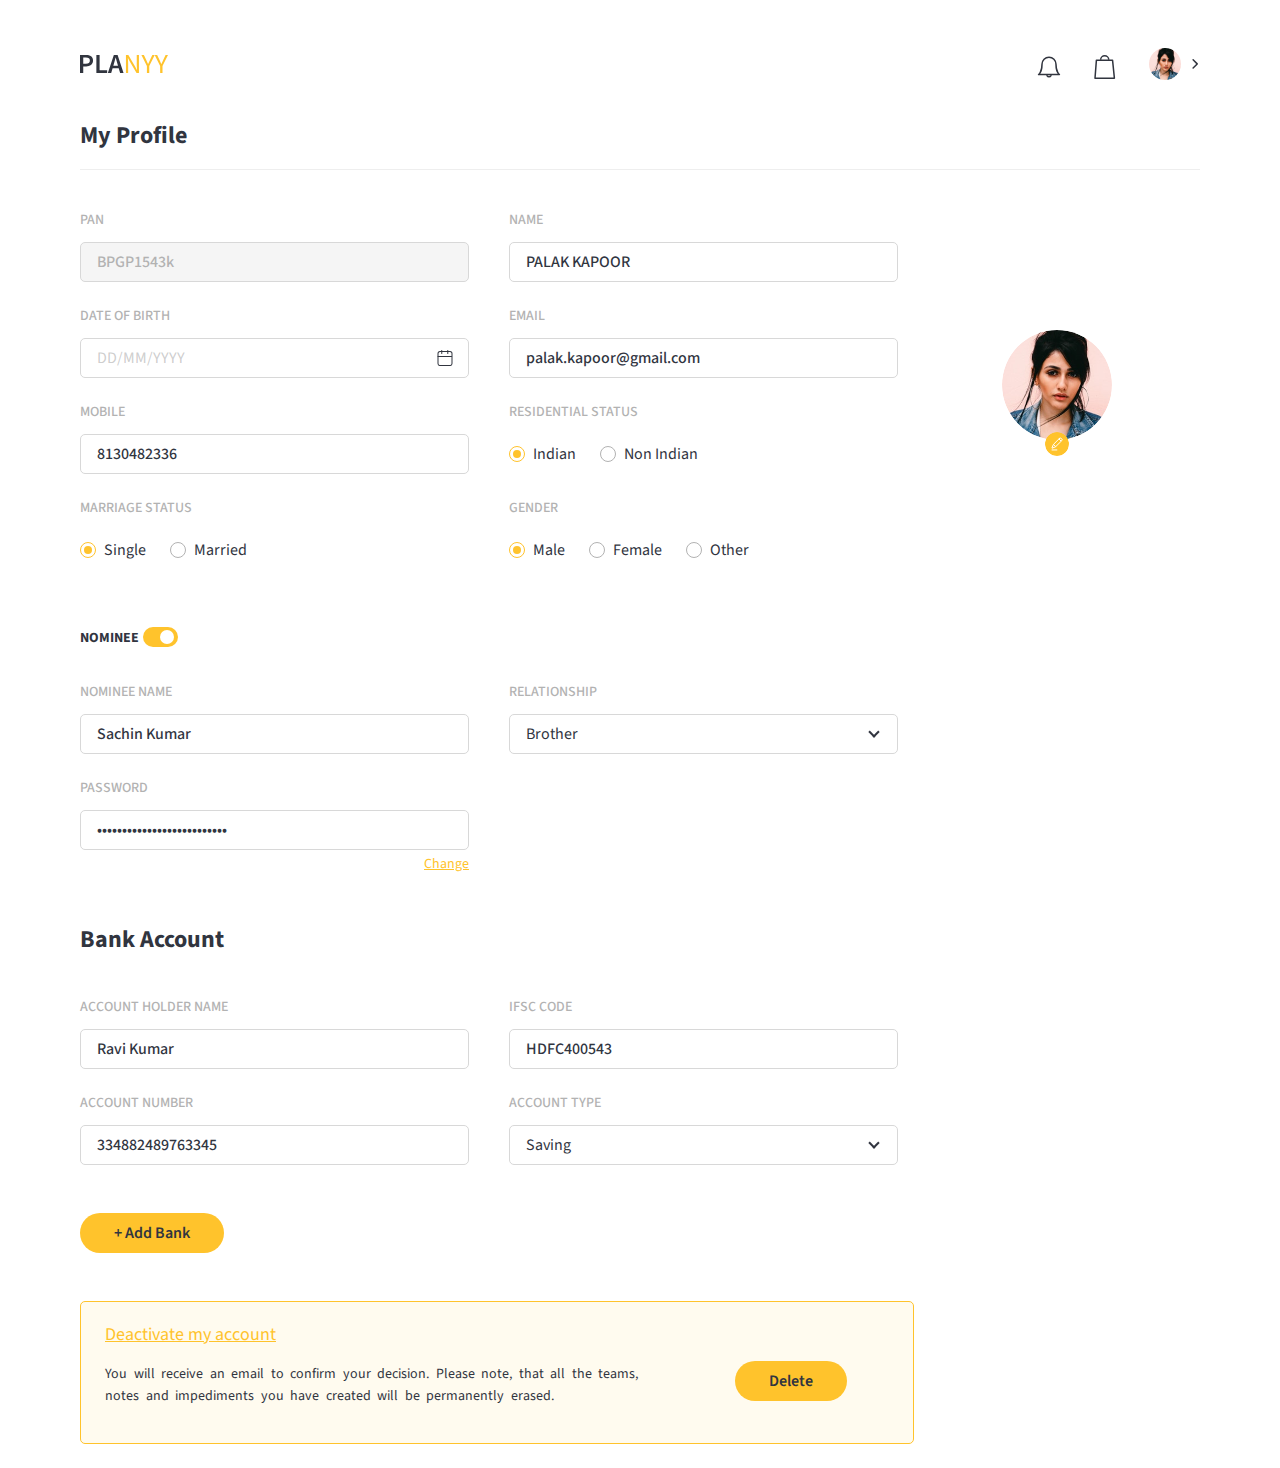
<file: profile.html>
<!DOCTYPE html>
<html lang="en">
  <head>
    <meta charset="UTF-8" />
    <meta http-equiv="X-UA-Compatible" content="IE=edge" />
    <meta name="viewport" content="width=device-width, initial-scale=1.0" />

    <!-- DATE PICKER -->

    <link rel="stylesheet" href="./assets/css/mc-calendar.min.css" />

    <!-- BOOTSTRAP -->

    <link rel="stylesheet" href="./assets/css/bootstrap-utilities.min.css" />
    <link rel="stylesheet" href="./assets/css/bootstrap-gird.min.css" />

    <!-- CUSTOM STYLESHEETS -->

    <link rel="stylesheet" href="./assets/css/styles.css" />
    <link rel="stylesheet" href="./assets/css/utilities.css" />

    <title>Profile</title>
  </head>
  <body>
    <div id="dark-overlay-dropdown"></div>
    <!-- --------------------------------------------- NAVBAR START --------------------------------------------- -->

    <nav id="navbar-sm" class="notification-navbar sm d-768-none">
      <div>
        <a href="#" class="logo">
          <img src="./assets/vector/logo.svg" alt="logo" />
        </a>

        <div class="nav d-flex justify-content-center align-items-center">
          <button class="d-flex align-items-center justify-content-center me-4">
            <img
              class=""
              src="./assets/images/Notification.svg"
              alt="notification"
            />
          </button>
          <button class="d-flex align-items-center justify-content-center me-4">
            <img src="./assets/images/Cart.svg" alt="cart" />
          </button>
          <div class="custom-dropdown">
            <button class="dropbtn">
              <img src="./assets/img/user-sm.png" alt="user" />
              <img class="side" src="./assets/images/side-icon.svg" alt="" />
            </button>
          </div>
        </div>
      </div>
    </nav>

    <!-- --------------------------------------------- NAVBAR END --------------------------------------------- -->

    <!-- --------------------------------------------- MAIN START --------------------------------------------- -->

    <main id="sidenav-right-content">
      <section id="profile">
        <div class="container-fluid pt-2 p-sm-0 ps-2">
          <a
            class="
              d-flex
              justify-content-start
              align-items-center
              my-profile
              top-fixed-bar
            "
            href="./transactions.html"
          >
            <img
              class="back me-2 d-block d-md-none"
              src="./assets/vector/back-arrow.svg"
              alt="back-arrow"
            />
            <h2 class="fs-32 fs-1619-24 fs-768-20">My Profile</h2>
          </a>
        </div>

        <div class="profile-main pt-3">
          <div class="container-fluid lower-content">
            <div class="row justify-content-center">
              <div
                class="
                  col-lg-9 col-sm-12 col-12
                  order-lg-1 order-2
                  row
                  px-0
                  form
                "
              >
                <div class="col-sm-6 pan">
                  <div class="custom-form-control">
                    <h4 class="text-light-2">PAN</h4>
                    <input
                      class="custom-input"
                      type="text"
                      disabled
                      value="BPGP1543k"
                    />
                  </div>
                </div>

                <div class="col-sm-6 name">
                  <div class="custom-form-control">
                    <h4 class="text-light-2">NAME</h4>
                    <input
                      class="custom-input"
                      type="text"
                      value="PALAK KAPOOR"
                    />
                  </div>
                </div>

                <div class="col-sm-6 dob">
                  <div class="custom-form-control">
                    <h4 class="text-light-2">DATE OF BIRTH</h4>
                    <div class="with-icon">
                      <input
                        class="custom-input"
                        id="example"
                        type="text"
                        placeholder="DD/MM/YYYY"
                        onfocus="(this.type='date')"
                        onblur="(this.type='text')"
                      />
                      <svg
                        class="icon"
                        xmlns="http://www.w3.org/2000/svg"
                        width="16"
                        height="16.055"
                        viewBox="0 0 16 16.055"
                      >
                        <g
                          id="Group_10631"
                          data-name="Group 10631"
                          transform="translate(-790 -600.973)"
                        >
                          <g id="Group_1614" data-name="Group 1614" opacity="0">
                            <rect
                              id="Rectangle_1614"
                              data-name="Rectangle 1614"
                              width="16"
                              height="16"
                              transform="translate(790 601)"
                              fill="#ffc32c"
                            />
                            <path
                              id="Rectangle_1614_-_Outline"
                              data-name="Rectangle 1614 - Outline"
                              d="M1,1V15H15V1H1M0,0H16V16H0Z"
                              transform="translate(790 601)"
                              fill="#ffc32c"
                            />
                          </g>
                          <g
                            id="calendar_1_"
                            data-name="calendar (1)"
                            transform="translate(791 601.473)"
                          >
                            <path
                              id="Rectangle"
                              d="M2-.5H12A2.5,2.5,0,0,1,14.5,2V12A2.5,2.5,0,0,1,12,14.5H2A2.5,2.5,0,0,1-.5,12V2A2.5,2.5,0,0,1,2-.5Zm10,14A1.5,1.5,0,0,0,13.5,12V2A1.5,1.5,0,0,0,12,.5H2A1.5,1.5,0,0,0,.5,2V12A1.5,1.5,0,0,0,2,13.5Z"
                              transform="translate(0 1.055)"
                              fill="#ffc32c"
                            />
                            <path
                              id="Path"
                              d="M.5,3.511a.5.5,0,0,1-.5-.5V0A.5.5,0,0,1,.5-.5.5.5,0,0,1,1,0V3.011A.5.5,0,0,1,.5,3.511Z"
                              transform="translate(9.286)"
                              fill="#ffc32c"
                            />
                            <path
                              id="Path-2"
                              data-name="Path"
                              d="M.5,3.511a.5.5,0,0,1-.5-.5V0A.5.5,0,0,1,.5-.5.5.5,0,0,1,1,0V3.011A.5.5,0,0,1,.5,3.511Z"
                              transform="translate(3.264)"
                              fill="#ffc32c"
                            />
                            <path
                              id="Path-3"
                              data-name="Path"
                              d="M13.549,1H0A.5.5,0,0,1,0,0H13.549a.5.5,0,0,1,0,1Z"
                              transform="translate(0 5.522)"
                              fill="#ffc32c"
                            />
                          </g>
                        </g>
                      </svg>
                    </div>
                  </div>
                </div>

                <div class="col-sm-6 email">
                  <div class="custom-form-control">
                    <h4 class="text-light-2">EMAIL</h4>
                    <input
                      class="custom-input"
                      type="text"
                      value="palak.kapoor@gmail.com"
                    />
                  </div>
                </div>

                <div class="col-sm-6 mobile">
                  <div class="custom-form-control">
                    <h4 class="text-light-2">MOBILE</h4>
                    <input
                      class="custom-input"
                      type="number"
                      value="8130482336"
                    />
                  </div>
                </div>

                <div class="col-sm-6 res-status">
                  <div class="custom-form-control">
                    <h4 class="text-light-2">RESIDENTIAL STATUS</h4>
                    <div class="radio-container">
                      <label class="custom-radio"
                        >Indian
                        <input
                          type="radio"
                          checked="checked"
                          name="res-status"
                        />
                        <span class="checkmark"></span>
                      </label>
                      <label class="custom-radio pe-0"
                        >Non Indian
                        <input type="radio" name="res-status" />
                        <span class="checkmark"></span>
                      </label>
                    </div>
                  </div>
                </div>

                <div class="col-sm-6 mar-status">
                  <div class="custom-form-control">
                    <h4 class="text-light-2">MARRIAGE STATUS</h4>
                    <div class="radio-container">
                      <label class="custom-radio"
                        >Single
                        <input type="radio" checked="checked" name="status" />
                        <span class="checkmark"></span>
                      </label>
                      <label class="custom-radio"
                        >Married
                        <input type="radio" name="status" />
                        <span class="checkmark"></span>
                      </label>
                    </div>
                  </div>
                </div>

                <div class="col-sm-6 gender">
                  <div class="custom-form-control">
                    <h4 class="text-light-2">GENDER</h4>
                    <div class="radio-container">
                      <label class="custom-radio"
                        >Male
                        <input type="radio" checked="checked" name="gender" />
                        <span class="checkmark"></span>
                      </label>
                      <label class="custom-radio"
                        >Female
                        <input type="radio" name="gender" />
                        <span class="checkmark"></span>
                      </label>
                      <label class="custom-radio"
                        >Other
                        <input type="radio" name="gender" />
                        <span class="checkmark"></span>
                      </label>
                    </div>
                  </div>
                </div>

                <div class="col-sm-12 nominee">
                  <div class="custom-form-control switch-container mt-5">
                    <label for="#nominee">
                      <h4>NOMINEE</h4>
                    </label>
                    <label id="nominee" class="switch">
                      <input type="checkbox" checked />
                      <span class="slider round"></span>
                    </label>
                  </div>
                </div>

                <div class="col-sm-6 nom-name">
                  <div class="custom-form-control">
                    <h4 class="text-light-2">NOMINEE NAME</h4>
                    <input
                      class="custom-input"
                      type="text"
                      value="Sachin Kumar"
                    />
                  </div>
                </div>

                <div class="col-sm-6 nom-rel">
                  <div class="custom-form-control">
                    <h4 class="text-light-2">RELATIONSHIP</h4>
                    <div class="custom-select">
                      <select>
                        <option value="1">Brother</option>
                        <option value="2">Father</option>
                      </select>
                    </div>
                  </div>
                </div>

                <div class="col-sm-6 pass">
                  <div class="custom-form-control">
                    <h4 class="text-light-2">PASSWORD</h4>
                    <input
                      class="custom-input"
                      type="password"
                      value="SachinKumarSachinKumarSach"
                    />
                    <a class="fs-14 text-end mt-1 d-block" href="">Change</a>
                  </div>
                </div>

                <div class="col-12 d-none d-md-block bank-account-head">
                  <h2 class="mt-5 mb-3 fs-32 fs-1619-24 fs-768-20">
                    Bank Account
                  </h2>
                </div>

                <div class="col-sm-6 d-none d-md-block acc-holder-name">
                  <div class="custom-form-control">
                    <h4 class="text-light-2">ACCOUNT HOLDER NAME</h4>
                    <input
                      class="custom-input"
                      type="text"
                      value="Ravi Kumar"
                    />
                  </div>
                </div>

                <div class="col-sm-6 d-none d-md-block isfc">
                  <div class="custom-form-control">
                    <h4 class="text-light-2">IFSC CODE</h4>
                    <input
                      class="custom-input"
                      type="text"
                      value="HDFC400543"
                    />
                  </div>
                </div>
                <div class="col-sm-6 d-none d-md-block account-num">
                  <div class="custom-form-control">
                    <h4 class="text-light-2">ACCOUNT NUMBER</h4>
                    <input
                      class="custom-input"
                      type="text"
                      value="334882489763345"
                    />
                  </div>
                </div>
                <div class="col-sm-6 d-none d-md-block account-type">
                  <div class="custom-form-control">
                    <h4 class="text-light-2">ACCOUNT TYPE</h4>
                    <div class="custom-select">
                      <select>
                        <option value="1">Saving</option>
                        <option value="2">Current</option>
                      </select>
                    </div>
                  </div>
                </div>

                <div class="col-12 d-none d-md-block add-bank">
                  <div class="mt-5 btn btn-bg-primary d-inline-block">
                    <h4 class="fw-600 lh-1">+ Add Bank</h4>
                  </div>
                </div>

                <div class="col-12 deactive">
                  <div class="deactivate mt-5 mb-4">
                    <div class="left">
                      <h3
                        class="fw-normal fs-1619-18 text-underline text-yellow"
                      >
                        Deactivate my account
                      </h3>
                      <p
                        class="lh-28 mt-3 fs-18 fs-1619-14 lh-1366-22 pb-3 pe-3"
                      >
                        You will receive an email to confirm your decision.
                        Please note, that all the teams, notes and impediments
                        you have created will be permanently erased.
                      </p>
                    </div>
                    <div class="right text-start text-md-center">
                      <button class="btn btn-bg-primary">
                        <h4 class="fw-600">Delete</h4>
                      </button>
                    </div>
                  </div>
                </div>
              </div>
              <div class="col-lg-3 col-12 order-lg-3 order-1">
                <div class="user-pic-container text-center">
                  <img src="./assets/img/user-lg.png" alt="user" />
                  <img class="edit" src="./assets/vector/edit.svg" alt="edit" />
                </div>
              </div>
            </div>
          </div>
        </div>
      </section>
    </main>

    <!-- --------------------------------------------- MAIN END --------------------------------------------- -->

    <!-- DATE PICKER -->

    <script src="./assets/js/mc-calendar.min.js"></script>

    <!-- --------------------------------------------- Custom scripts --------------------------------------------- -->

    <script defer src="./assets/js/select.js"></script>
    <script defer src="./assets/js/profile.js"></script>
  </body>
</html>
</file>
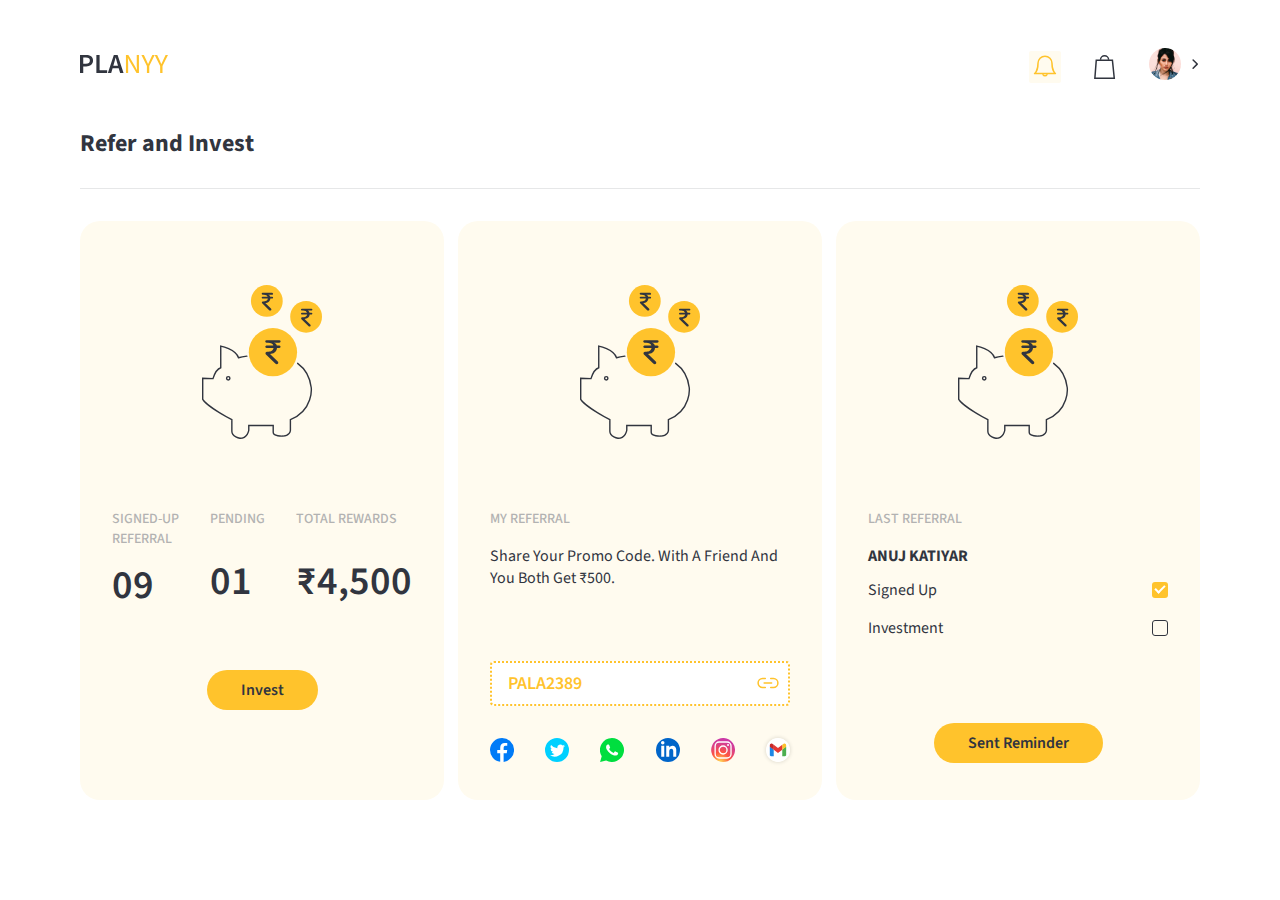
<file: refer-and-invest.html>
<!DOCTYPE html>
<html lang="en">
  <head>
    <meta charset="UTF-8" />
    <meta http-equiv="X-UA-Compatible" content="IE=edge" />
    <meta name="viewport" content="width=device-width, initial-scale=1.0" />

    <!-- BOOTSTRAP -->

    <link rel="stylesheet" href="./assets/css/bootstrap-utilities.min.css" />
    <link rel="stylesheet" href="./assets/css/bootstrap-gird.min.css" />

    <!-- CUSTOM STYLESHEETS -->

    <link rel="stylesheet" href="./assets/css/styles.css" />
    <link rel="stylesheet" href="./assets/css/utilities.css" />

    <title>Blogs</title>
  </head>
  <body>
    <div id="dark-overlay-dropdown"></div>
    <!-- --------------------------------------------- NAVBAR START --------------------------------------------- -->

    <nav id="navbar-sm" class="notification-navbar sm d-768-none">
      <div>
        <a href="#" class="logo">
          <img src="./assets/vector/logo.svg" alt="logo" />
        </a>

        <div class="nav d-flex justify-content-center align-items-center">
          <button class="d-flex align-items-center justify-content-center">
            <img
              class="me-4"
              src="./assets/vector/notifications.svg"
              alt="hamburger"
            />
          </button>
          <button class="d-flex align-items-center justify-content-center me-4">
            <img src="./assets/vector/cart.svg" alt="cart" />
          </button>
          <div class="custom-dropdown">
            <button class="dropbtn">
              <img src="./assets/img/user-sm.png" alt="user" />
              <svg
                xmlns="http://www.w3.org/2000/svg"
                width="16"
                height="16"
                viewBox="0 0 16 16"
              >
                <g
                  id="Group_11890"
                  data-name="Group 11890"
                  transform="translate(4905 5784)"
                >
                  <g
                    id="Group_1656"
                    data-name="Group 1656"
                    transform="translate(-4902.061 -5779.274)"
                  >
                    <path
                      id="Path_6068"
                      data-name="Path 6068"
                      d="M6.561,0H.75A.75.75,0,0,0,0,.75v5.8a.75.75,0,0,0,1.5,0V1.5H6.561a.75.75,0,0,0,0-1.5Z"
                      transform="translate(5.165 0) rotate(45)"
                      fill="#ffc32c"
                    />
                  </g>
                </g>
              </svg>
            </button>

            <div class="dropdown-content">
              <div class="head">
                <img src="./assets/img/user-md.png" alt="user" />
                <div class="text">
                  <h3 class="fw-normal fs-20">Palak Kapoor</h3>
                  <h4 class="text-light-2 mt-2">8130482336</h4>
                </div>
              </div>
              <div class="body">
                <a href="#" class="nav-item">
                  <svg
                    xmlns="http://www.w3.org/2000/svg"
                    width="24"
                    height="24"
                    viewBox="0 0 24 24"
                  >
                    <g
                      id="Group_10936"
                      data-name="Group 10936"
                      transform="translate(-6196 9138)"
                    >
                      <rect
                        id="Rectangle_289"
                        data-name="Rectangle 289"
                        width="24"
                        height="24"
                        transform="translate(6196 -9138)"
                        fill="#fff"
                        opacity="0"
                      />
                      <g
                        id="Group_2726"
                        data-name="Group 2726"
                        transform="translate(6200.501 -9134.001)"
                      >
                        <g
                          id="Group_349"
                          data-name="Group 349"
                          transform="translate(0)"
                        >
                          <g id="Group_3468" data-name="Group 3468">
                            <g
                              id="Group_348"
                              data-name="Group 348"
                              transform="translate(3.936)"
                            >
                              <g id="Group_347" data-name="Group 347">
                                <path
                                  id="Path_275"
                                  data-name="Path 275"
                                  d="M1209.985,78.924a4.13,4.13,0,1,1-4.129-4.131A4.129,4.129,0,0,1,1209.985,78.924Z"
                                  transform="translate(-1201.725 -74.793)"
                                  fill="none"
                                  stroke="#31353f"
                                  stroke-miterlimit="10"
                                  stroke-width="1.5"
                                />
                              </g>
                            </g>
                            <path
                              id="Path_276"
                              data-name="Path 276"
                              d="M1214.254,89.255h-14.09a1.022,1.022,0,0,1-1.021-1.022h0a5.467,5.467,0,0,1,5.468-5.468h5.2a5.467,5.467,0,0,1,5.468,5.468h0A1.022,1.022,0,0,1,1214.254,89.255Z"
                              transform="translate(-1199.143 -71.707)"
                              fill="none"
                              stroke="#31353f"
                              stroke-miterlimit="10"
                              stroke-width="1.5"
                            />
                          </g>
                        </g>
                      </g>
                    </g>
                  </svg>

                  <h4 class="fs-18 fw-normal">Profile</h4>
                </a>
                <a href="#" class="nav-item">
                  <svg
                    xmlns="http://www.w3.org/2000/svg"
                    width="24"
                    height="24"
                    viewBox="0 0 24 24"
                  >
                    <g
                      id="Group_11877"
                      data-name="Group 11877"
                      transform="translate(-46 -354)"
                    >
                      <rect
                        id="Rectangle_1603"
                        data-name="Rectangle 1603"
                        width="24"
                        height="24"
                        transform="translate(70 354) rotate(90)"
                        fill="#fff"
                        opacity="0"
                      />
                      <g
                        id="Group_11484"
                        data-name="Group 11484"
                        transform="translate(67.521 358.21) rotate(90)"
                      >
                        <path
                          id="Path_10350"
                          data-name="Path 10350"
                          d="M0,0,3.462,3.462,0,6.924"
                          transform="translate(12.118)"
                          fill="none"
                          stroke="#31353f"
                          stroke-linecap="round"
                          stroke-linejoin="round"
                          stroke-width="1.5"
                        />
                        <path
                          id="Path_10351"
                          data-name="Path 10351"
                          d="M0,5.193V3.462A3.462,3.462,0,0,1,3.462,0H15.58"
                          transform="translate(0 3.462)"
                          fill="none"
                          stroke="#31353f"
                          stroke-linecap="round"
                          stroke-linejoin="round"
                          stroke-width="1.5"
                        />
                        <path
                          id="Path_10352"
                          data-name="Path 10352"
                          d="M3.462,6.924,0,3.462,3.462,0"
                          transform="translate(0 12.118)"
                          fill="none"
                          stroke="#31353f"
                          stroke-linecap="round"
                          stroke-linejoin="round"
                          stroke-width="1.5"
                        />
                        <path
                          id="Path_10353"
                          data-name="Path 10353"
                          d="M15.58,0V1.731a3.462,3.462,0,0,1-3.462,3.462H0"
                          transform="translate(0 10.387)"
                          fill="none"
                          stroke="#31353f"
                          stroke-linecap="round"
                          stroke-linejoin="round"
                          stroke-width="1.5"
                        />
                      </g>
                    </g>
                  </svg>

                  <h4 class="fs-18 fw-normal">Transactions</h4>
                </a>
                <a href="#" class="nav-item">
                  <svg
                    xmlns="http://www.w3.org/2000/svg"
                    width="24"
                    height="24"
                    viewBox="0 0 24 24"
                  >
                    <g
                      id="Group_10894"
                      data-name="Group 10894"
                      transform="translate(-6196 9138)"
                    >
                      <rect
                        id="Rectangle_289"
                        data-name="Rectangle 289"
                        width="24"
                        height="24"
                        transform="translate(6196 -9138)"
                        fill="#fff"
                        opacity="0"
                      />
                      <g
                        id="Group_2726"
                        data-name="Group 2726"
                        transform="translate(6197.969 -9134.001)"
                      >
                        <g
                          id="Group_349"
                          data-name="Group 349"
                          transform="translate(0)"
                        >
                          <g id="Group_3468" data-name="Group 3468">
                            <g
                              id="Group_348"
                              data-name="Group 348"
                              transform="translate(3.936)"
                            >
                              <g id="Group_347" data-name="Group 347">
                                <path
                                  id="Path_275"
                                  data-name="Path 275"
                                  d="M1209.985,78.924a4.13,4.13,0,1,1-4.129-4.131A4.129,4.129,0,0,1,1209.985,78.924Z"
                                  transform="translate(-1201.725 -74.793)"
                                  fill="none"
                                  stroke="#31353f"
                                  stroke-miterlimit="10"
                                  stroke-width="1.5"
                                />
                              </g>
                            </g>
                            <path
                              id="Path_276"
                              data-name="Path 276"
                              d="M1214.254,89.255h-14.09a1.022,1.022,0,0,1-1.021-1.022h0a5.467,5.467,0,0,1,5.468-5.468h5.2a5.467,5.467,0,0,1,5.468,5.468h0A1.022,1.022,0,0,1,1214.254,89.255Z"
                              transform="translate(-1199.143 -71.707)"
                              fill="none"
                              stroke="#31353f"
                              stroke-miterlimit="10"
                              stroke-width="1.5"
                            />
                          </g>
                        </g>
                      </g>
                      <path
                        id="Path_10253"
                        data-name="Path 10253"
                        d="M6393.451-9145.268c.04.135,0,6.68,0,6.68"
                        transform="translate(-177.999 8.661)"
                        fill="none"
                        stroke="#31353f"
                        stroke-linecap="round"
                        stroke-width="1.5"
                      />
                      <path
                        id="Path_10254"
                        data-name="Path 10254"
                        d="M0,0C.04.134,0,6.68,0,6.68"
                        transform="translate(6212.122 -9133.258) rotate(-90)"
                        fill="none"
                        stroke="#31353f"
                        stroke-linecap="round"
                        stroke-width="1.5"
                      />
                    </g>
                  </svg>

                  <h4 class="fs-24 fw-normal">Refer And Invest</h4>
                </a>
                <a href="#" class="nav-item">
                  <svg
                    xmlns="http://www.w3.org/2000/svg"
                    width="24"
                    height="24"
                    viewBox="0 0 24 24"
                  >
                    <g
                      id="Group_10895"
                      data-name="Group 10895"
                      transform="translate(-76 -435)"
                    >
                      <g
                        id="Rectangle_1601"
                        data-name="Rectangle 1601"
                        transform="translate(76 435)"
                        fill="#fff"
                        stroke="#31353f"
                        stroke-width="1.5"
                        opacity="0"
                      >
                        <rect width="24" height="24" stroke="none" />
                        <rect
                          x="0.75"
                          y="0.75"
                          width="22.5"
                          height="22.5"
                          fill="none"
                        />
                      </g>
                      <g id="logout" transform="translate(81.607 439.775)">
                        <path
                          id="Path_15"
                          data-name="Path 15"
                          d="M8.5,3l3.941,3.941L8.5,10.882"
                          transform="translate(2.009 0.284)"
                          fill="none"
                          stroke="#31353f"
                          stroke-linecap="round"
                          stroke-linejoin="round"
                          stroke-width="1.5"
                        />
                        <line
                          id="Line_7"
                          data-name="Line 7"
                          x1="10.509"
                          transform="translate(3.941 7.225)"
                          fill="none"
                          stroke="#31353f"
                          stroke-linecap="round"
                          stroke-linejoin="round"
                          stroke-width="1.5"
                        />
                        <path
                          id="Path_16"
                          data-name="Path 16"
                          d="M7.068,14.95H1.814A1.314,1.314,0,0,1,.5,13.636V1.814A1.314,1.314,0,0,1,1.814.5H7.068"
                          transform="translate(-0.5 -0.5)"
                          fill="none"
                          stroke="#31353f"
                          stroke-linecap="round"
                          stroke-linejoin="round"
                          stroke-width="1.5"
                        />
                      </g>
                    </g>
                  </svg>

                  <h4 class="fs-18 fw-normal">Sign Out</h4>
                </a>
              </div>
            </div>
          </div>
        </div>
      </div>
    </nav>

    <!-- --------------------------------------------- NAVBAR END --------------------------------------------- -->

    <!-- --------------------------------------------- MAIN START --------------------------------------------- -->

    <main
      id="sidenav-right-content"
      class="n-rm-padding refer-and-invest-right"
    >
      <section id="refer-and-invest">
        <div class="top-fixed-bar">
          <h2 class="title">
            <img src="./assets/vector/back-arrow.svg" alt="back" />
            <span class="fs-1619-24">Refer and Invest</span>
          </h2>
        </div>

        <div class="lower-content">
          <div class="tabs">
            <div data-toggle="#rewards" class="tab active fs-16">
              Total Rewards
            </div>
            <div data-toggle="#referral" class="tab fs-16">My Referral</div>
            <div data-toggle="#last-referral" class="tab fs-16">
              Last Referral
            </div>
          </div>

          <div class="cards">
            <div class="card active" id="rewards">
              <div class="img">
                <img src="./assets/vector/refer-and-invest-1.svg" alt="1" />
              </div>
              <div class="text align-items-sm-start">
                <div class="sub-section">
                  <h4 class="text-light-2 fs-18 fs-1619-14 fs-650-1 small-text">
                    SIGNED-UP REFERRAL
                  </h4>
                  <h1 class="fs-48 fs-1619-40 mt-2 fw-600 fs-650-32 big-text">
                    09
                  </h1>
                </div>
                <div class="sub-section">
                  <h4
                    class="
                      text-light-2
                      fs-18 fs-1619-14 fs-650-14
                      mb-sm
                      small-text
                    "
                  >
                    PENDING
                  </h4>
                  <h1 class="fs-48 fs-1619-40 mt-2 fw-600 fs-650-32 big-text">
                    01
                  </h1>
                </div>
                <div class="sub-section">
                  <h4
                    class="text-light-2 fs-18 fs-1619-14 fs-650-14 small-text"
                  >
                    TOTAL REWARDS
                  </h4>
                  <h1 class="fs-48 fs-1619-40 mt-2 fw-600 fs-650-32 big-text">
                    ₹4,500
                  </h1>
                </div>
                <div class="sub-section">
                  <button
                    class="
                      btn btn-bg-primary
                      primary
                      flex-grow-0
                      fs-24 fs-1619-16
                    "
                  >
                    Invest
                  </button>
                </div>
              </div>
            </div>
            <div class="card" id="referral">
              <div class="img">
                <img src="./assets/vector/refer-and-invest-1.svg" alt="1" />
              </div>
              <div class="text refer">
                <div class="sub-section referral">
                  <h4
                    class="text-light-2 fs-18 fs-1619-14 small-text other-card"
                  >
                    MY REFERRAL
                  </h4>
                  <h3 class="fw-normal mt-3 fs-1619-16">
                    Share Your Promo Code. With A Friend And You Both Get ₹500.
                  </h3>
                </div>
                <div class="social-sub-section sub-section">
                  <div class="copy fs-18 fw-600">
                    PALA2389
                    <img
                      class="copyer"
                      src="./assets/vector/copy.svg"
                      alt="copy"
                    />
                  </div>
                  <div class="d-flex align-items-center social mt-3">
                    <a href="#">
                      <img
                        src="./assets/vector/facebook-refer.svg"
                        alt="facebook"
                      />
                    </a>
                    <a href="#">
                      <img
                        src="./assets/vector/twitter-refer.svg"
                        alt="twitter"
                      />
                    </a>
                    <a href="#">
                      <img
                        src="./assets/vector/whatsapp-refer.svg"
                        alt="whatsapp"
                      />
                    </a>
                    <a href="#">
                      <img
                        src="./assets/vector/linkedin-refer.svg"
                        alt="linkedin"
                      />
                    </a>
                    <a href="#">
                      <img
                        src="./assets/vector/instagram-refer.svg"
                        alt="instagram"
                      />
                    </a>
                    <a class="shadowy" href="#">
                      <img src="./assets/vector/gmail-refer.svg" alt="gmail" />
                    </a>
                  </div>
                </div>
              </div>
            </div>
            <div class="card" id="last-referral">
              <div class="img">
                <img src="./assets/vector/refer-and-invest-1.svg" alt="1" />
              </div>
              <div class="text refer last">
                <div class="sub-section form">
                  <h4
                    class="text-light-2 fs-18 fs-1619-14 small-text other-card"
                  >
                    LAST REFERRAL
                  </h4>
                  <h3 class="fs-20 mt-3 fs-1619-16">ANUJ KATIYAR</h3>
                  <label class="checkbox-container fs-1619-16"
                    >Signed Up
                    <input type="checkbox" checked="checked" />
                    <span class="checkmark"></span>
                  </label>
                  <label class="checkbox-container mt-3 fs-1619-16"
                    >Investment
                    <input type="checkbox" />
                    <span class="checkmark"></span>
                  </label>
                </div>
                <div class="sub-section d-flex justify-content-center reminder">
                  <button
                    class="
                      btn btn-bg-primary
                      primary
                      flex-grow-0
                      fs-24 fs-1619-16
                    "
                  >
                    Sent Reminder
                  </button>
                </div>
              </div>
            </div>
          </div>
        </div>
      </section>
    </main>

    <!-- --------------------------------------------- MAIN END --------------------------------------------- -->
    <!-- JQUERY -->

    <script src="./assets/js/jquery.min.js"></script>

    <!-- --------------------------------------------- Custom scripts --------------------------------------------- -->

    <script src="./assets/js/refer-and-invest.js"></script>
  </body>
</html>
</file>
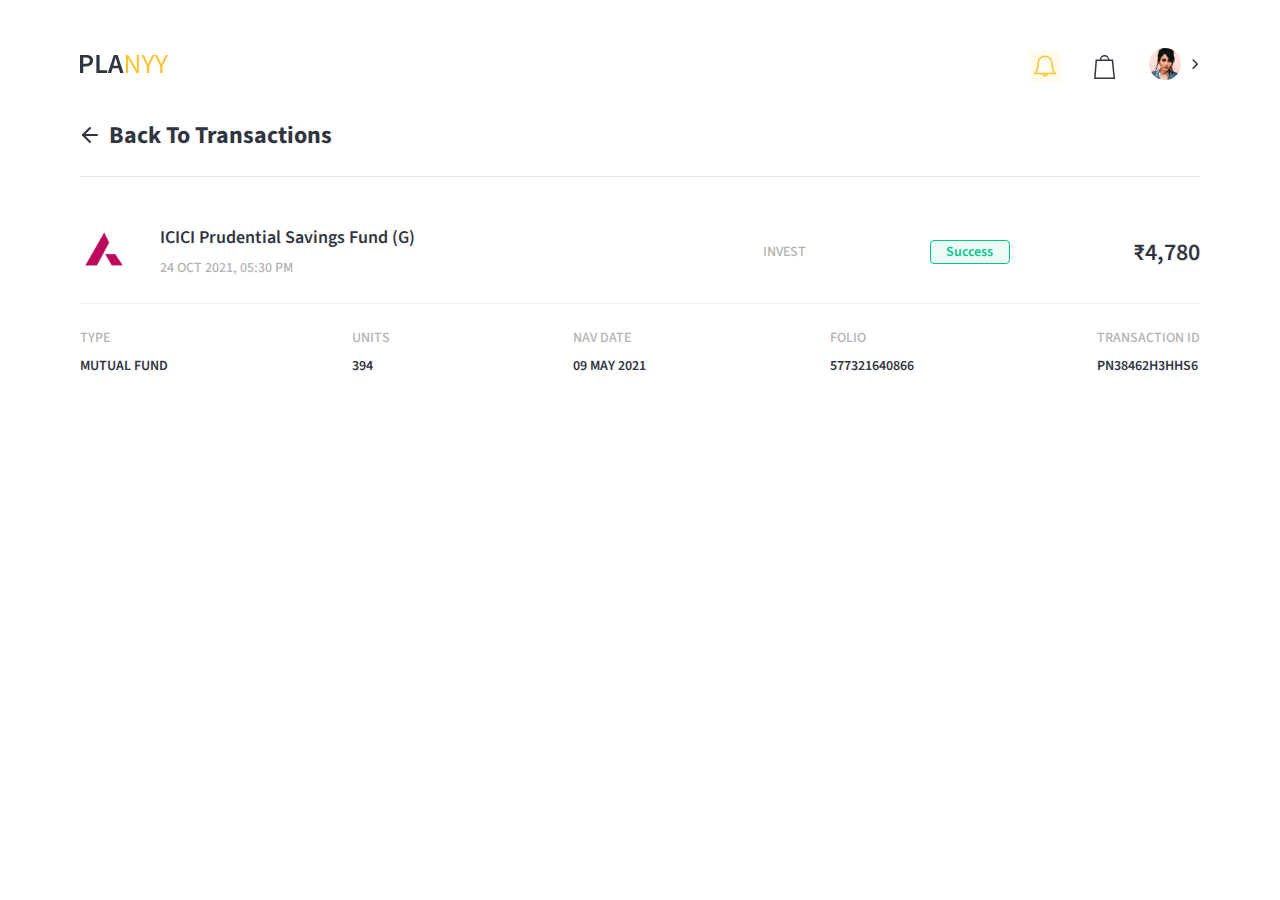
<file: transaction.html>
<!DOCTYPE html>
<html lang="en">
  <head>
    <meta charset="UTF-8" />
    <meta http-equiv="X-UA-Compatible" content="IE=edge" />
    <meta name="viewport" content="width=device-width, initial-scale=1.0" />

    <!-- BOOTSTRAP -->

    <link rel="stylesheet" href="./assets/css/bootstrap-utilities.min.css" />
    <link rel="stylesheet" href="./assets/css/bootstrap-gird.min.css" />

    <!-- CUSTOM STYLESHEETS -->

    <link rel="stylesheet" href="./assets/css/styles.css" />
    <link rel="stylesheet" href="./assets/css/utilities.css" />

    <title>Transaction</title>
  </head>
  <body>
    <div id="dark-overlay-dropdown"></div>
    <!-- --------------------------------------------- NAVBAR START --------------------------------------------- -->

    <nav id="navbar-sm" class="notification-navbar sm d-768-none">
      <div>
        <a href="#" class="logo">
          <img src="./assets/vector/logo.svg" alt="logo" />
        </a>

        <div class="nav d-flex justify-content-center align-items-center">
          <button class="d-flex align-items-center justify-content-center">
            <img
              class="me-4"
              src="./assets/vector/notifications.svg"
              alt="hamburger"
            />
          </button>
          <button class="d-flex align-items-center justify-content-center me-4">
            <img src="./assets/vector/cart.svg" alt="cart" />
          </button>
          <div class="custom-dropdown">
            <button class="dropbtn">
              <img src="./assets/img/user-sm.png" alt="user" />
              <svg
                xmlns="http://www.w3.org/2000/svg"
                width="16"
                height="16"
                viewBox="0 0 16 16"
              >
                <g
                  id="Group_11890"
                  data-name="Group 11890"
                  transform="translate(4905 5784)"
                >
                  <g
                    id="Group_1656"
                    data-name="Group 1656"
                    transform="translate(-4902.061 -5779.274)"
                  >
                    <path
                      id="Path_6068"
                      data-name="Path 6068"
                      d="M6.561,0H.75A.75.75,0,0,0,0,.75v5.8a.75.75,0,0,0,1.5,0V1.5H6.561a.75.75,0,0,0,0-1.5Z"
                      transform="translate(5.165 0) rotate(45)"
                      fill="#ffc32c"
                    />
                  </g>
                </g>
              </svg>
            </button>

            <div class="dropdown-content">
              <div class="head">
                <img src="./assets/img/user-md.png" alt="user" />
                <div class="text">
                  <h3 class="fw-normal fs-20">Palak Kapoor</h3>
                  <h4 class="text-light-2 mt-2">8130482336</h4>
                </div>
              </div>
              <div class="body">
                <a href="#" class="nav-item">
                  <svg
                    xmlns="http://www.w3.org/2000/svg"
                    width="24"
                    height="24"
                    viewBox="0 0 24 24"
                  >
                    <g
                      id="Group_10936"
                      data-name="Group 10936"
                      transform="translate(-6196 9138)"
                    >
                      <rect
                        id="Rectangle_289"
                        data-name="Rectangle 289"
                        width="24"
                        height="24"
                        transform="translate(6196 -9138)"
                        fill="#fff"
                        opacity="0"
                      />
                      <g
                        id="Group_2726"
                        data-name="Group 2726"
                        transform="translate(6200.501 -9134.001)"
                      >
                        <g
                          id="Group_349"
                          data-name="Group 349"
                          transform="translate(0)"
                        >
                          <g id="Group_3468" data-name="Group 3468">
                            <g
                              id="Group_348"
                              data-name="Group 348"
                              transform="translate(3.936)"
                            >
                              <g id="Group_347" data-name="Group 347">
                                <path
                                  id="Path_275"
                                  data-name="Path 275"
                                  d="M1209.985,78.924a4.13,4.13,0,1,1-4.129-4.131A4.129,4.129,0,0,1,1209.985,78.924Z"
                                  transform="translate(-1201.725 -74.793)"
                                  fill="none"
                                  stroke="#31353f"
                                  stroke-miterlimit="10"
                                  stroke-width="1.5"
                                />
                              </g>
                            </g>
                            <path
                              id="Path_276"
                              data-name="Path 276"
                              d="M1214.254,89.255h-14.09a1.022,1.022,0,0,1-1.021-1.022h0a5.467,5.467,0,0,1,5.468-5.468h5.2a5.467,5.467,0,0,1,5.468,5.468h0A1.022,1.022,0,0,1,1214.254,89.255Z"
                              transform="translate(-1199.143 -71.707)"
                              fill="none"
                              stroke="#31353f"
                              stroke-miterlimit="10"
                              stroke-width="1.5"
                            />
                          </g>
                        </g>
                      </g>
                    </g>
                  </svg>

                  <h4 class="fs-18 fw-normal">Profile</h4>
                </a>
                <a href="#" class="nav-item">
                  <svg
                    xmlns="http://www.w3.org/2000/svg"
                    width="24"
                    height="24"
                    viewBox="0 0 24 24"
                  >
                    <g
                      id="Group_11877"
                      data-name="Group 11877"
                      transform="translate(-46 -354)"
                    >
                      <rect
                        id="Rectangle_1603"
                        data-name="Rectangle 1603"
                        width="24"
                        height="24"
                        transform="translate(70 354) rotate(90)"
                        fill="#fff"
                        opacity="0"
                      />
                      <g
                        id="Group_11484"
                        data-name="Group 11484"
                        transform="translate(67.521 358.21) rotate(90)"
                      >
                        <path
                          id="Path_10350"
                          data-name="Path 10350"
                          d="M0,0,3.462,3.462,0,6.924"
                          transform="translate(12.118)"
                          fill="none"
                          stroke="#31353f"
                          stroke-linecap="round"
                          stroke-linejoin="round"
                          stroke-width="1.5"
                        />
                        <path
                          id="Path_10351"
                          data-name="Path 10351"
                          d="M0,5.193V3.462A3.462,3.462,0,0,1,3.462,0H15.58"
                          transform="translate(0 3.462)"
                          fill="none"
                          stroke="#31353f"
                          stroke-linecap="round"
                          stroke-linejoin="round"
                          stroke-width="1.5"
                        />
                        <path
                          id="Path_10352"
                          data-name="Path 10352"
                          d="M3.462,6.924,0,3.462,3.462,0"
                          transform="translate(0 12.118)"
                          fill="none"
                          stroke="#31353f"
                          stroke-linecap="round"
                          stroke-linejoin="round"
                          stroke-width="1.5"
                        />
                        <path
                          id="Path_10353"
                          data-name="Path 10353"
                          d="M15.58,0V1.731a3.462,3.462,0,0,1-3.462,3.462H0"
                          transform="translate(0 10.387)"
                          fill="none"
                          stroke="#31353f"
                          stroke-linecap="round"
                          stroke-linejoin="round"
                          stroke-width="1.5"
                        />
                      </g>
                    </g>
                  </svg>

                  <h4 class="fs-18 fw-normal">Transactions</h4>
                </a>
                <a href="#" class="nav-item">
                  <svg
                    xmlns="http://www.w3.org/2000/svg"
                    width="24"
                    height="24"
                    viewBox="0 0 24 24"
                  >
                    <g
                      id="Group_10894"
                      data-name="Group 10894"
                      transform="translate(-6196 9138)"
                    >
                      <rect
                        id="Rectangle_289"
                        data-name="Rectangle 289"
                        width="24"
                        height="24"
                        transform="translate(6196 -9138)"
                        fill="#fff"
                        opacity="0"
                      />
                      <g
                        id="Group_2726"
                        data-name="Group 2726"
                        transform="translate(6197.969 -9134.001)"
                      >
                        <g
                          id="Group_349"
                          data-name="Group 349"
                          transform="translate(0)"
                        >
                          <g id="Group_3468" data-name="Group 3468">
                            <g
                              id="Group_348"
                              data-name="Group 348"
                              transform="translate(3.936)"
                            >
                              <g id="Group_347" data-name="Group 347">
                                <path
                                  id="Path_275"
                                  data-name="Path 275"
                                  d="M1209.985,78.924a4.13,4.13,0,1,1-4.129-4.131A4.129,4.129,0,0,1,1209.985,78.924Z"
                                  transform="translate(-1201.725 -74.793)"
                                  fill="none"
                                  stroke="#31353f"
                                  stroke-miterlimit="10"
                                  stroke-width="1.5"
                                />
                              </g>
                            </g>
                            <path
                              id="Path_276"
                              data-name="Path 276"
                              d="M1214.254,89.255h-14.09a1.022,1.022,0,0,1-1.021-1.022h0a5.467,5.467,0,0,1,5.468-5.468h5.2a5.467,5.467,0,0,1,5.468,5.468h0A1.022,1.022,0,0,1,1214.254,89.255Z"
                              transform="translate(-1199.143 -71.707)"
                              fill="none"
                              stroke="#31353f"
                              stroke-miterlimit="10"
                              stroke-width="1.5"
                            />
                          </g>
                        </g>
                      </g>
                      <path
                        id="Path_10253"
                        data-name="Path 10253"
                        d="M6393.451-9145.268c.04.135,0,6.68,0,6.68"
                        transform="translate(-177.999 8.661)"
                        fill="none"
                        stroke="#31353f"
                        stroke-linecap="round"
                        stroke-width="1.5"
                      />
                      <path
                        id="Path_10254"
                        data-name="Path 10254"
                        d="M0,0C.04.134,0,6.68,0,6.68"
                        transform="translate(6212.122 -9133.258) rotate(-90)"
                        fill="none"
                        stroke="#31353f"
                        stroke-linecap="round"
                        stroke-width="1.5"
                      />
                    </g>
                  </svg>

                  <h4 class="fs-18 fw-normal">Refer And Invest</h4>
                </a>
                <a href="#" class="nav-item">
                  <svg
                    xmlns="http://www.w3.org/2000/svg"
                    width="24"
                    height="24"
                    viewBox="0 0 24 24"
                  >
                    <g
                      id="Group_10895"
                      data-name="Group 10895"
                      transform="translate(-76 -435)"
                    >
                      <g
                        id="Rectangle_1601"
                        data-name="Rectangle 1601"
                        transform="translate(76 435)"
                        fill="#fff"
                        stroke="#31353f"
                        stroke-width="1.5"
                        opacity="0"
                      >
                        <rect width="24" height="24" stroke="none" />
                        <rect
                          x="0.75"
                          y="0.75"
                          width="22.5"
                          height="22.5"
                          fill="none"
                        />
                      </g>
                      <g id="logout" transform="translate(81.607 439.775)">
                        <path
                          id="Path_15"
                          data-name="Path 15"
                          d="M8.5,3l3.941,3.941L8.5,10.882"
                          transform="translate(2.009 0.284)"
                          fill="none"
                          stroke="#31353f"
                          stroke-linecap="round"
                          stroke-linejoin="round"
                          stroke-width="1.5"
                        />
                        <line
                          id="Line_7"
                          data-name="Line 7"
                          x1="10.509"
                          transform="translate(3.941 7.225)"
                          fill="none"
                          stroke="#31353f"
                          stroke-linecap="round"
                          stroke-linejoin="round"
                          stroke-width="1.5"
                        />
                        <path
                          id="Path_16"
                          data-name="Path 16"
                          d="M7.068,14.95H1.814A1.314,1.314,0,0,1,.5,13.636V1.814A1.314,1.314,0,0,1,1.814.5H7.068"
                          transform="translate(-0.5 -0.5)"
                          fill="none"
                          stroke="#31353f"
                          stroke-linecap="round"
                          stroke-linejoin="round"
                          stroke-width="1.5"
                        />
                      </g>
                    </g>
                  </svg>

                  <h4 class="fs-18 fw-normal">Sign Out</h4>
                </a>
              </div>
            </div>
          </div>
        </div>
      </div>
    </nav>

    <!-- --------------------------------------------- NAVBAR END --------------------------------------------- -->
      <!-- --------------------------------------------- MAIN START --------------------------------------------- -->

      <main id="sidenav-right-content" class="transactions-right">
        <section id="transaction">
          <a class="top-fixed-bar" href="./transactions.html">
            <h2 class="title fs-1619-24 fs-575-20">
              <!-- <img
                class="back"
                src="./assets/vector/arrow-left.svg"
                alt="arrow"
              /> -->
              <img class="back" src="./assets/vector/back-arrow.svg" alt="">
              Back To Transactions
            </h2>
            <h4 class="text-light-2 fs-14 sub">09 May 2021</h4>
          </a>

          <div class="lower-content">

          <div class="transaction mt-5 pt-lg-4 pt-0">
            <div class="transaction-head">
              <div class="details">
                <div class="logo me-3 w-1619-48 w-768-32">
                  <img src="./assets/images/bank_logo.svg" alt="bank-logo" />
                </div>
                <div class="text">
                  <h3 class="fw-600 fs-24 fs-1619-18">
                    ICICI Prudential Savings Fund (G)
                  </h3>
                  <!-- d-none d-1619-block -->
                  <h4 class="fs-18 fs-1619-14 text-light-2 mt-2">24 OCT 2021, 05:30 PM</h4>
                </div>
              </div>
              <div class="invest">
                <h4 class="text-light-2 fs-1619-14">INVEST</h4>
              </div>
              <div class="status">
                <button
                  class="btn btn-outlined green w-1619-80 w-768-72 h-1619-24 px-0 py-1"
                >
                  <span class="fs-16 fs-1619-14 fs-768-12 fw-600">Success</span>
                </button>
              </div>
              <div class="amount">
                <h2 class="fw-600 fs-1619-24">₹4,780</h2>
              </div>
            </div>
            <div class="transaction-body">
              <div class="type">
                <h4 class="text-light-2 fs-1619-14">TYPE</h4>
                <h3 class="fs-20 fw-600 fs-1619-14 fs-768-16">
                  MUTUAL FUND
                </h3>
              </div>
              <div class="units">
                <h4 class="text-light-2 fs-1619-14">UNITS</h4>
                <h3 class="fs-20 fw-600 fs-1619-14 fs-768-16">394</h3>
              </div>
              <div class="nav-date">
                <h4 class="text-light-2 fs-1619-14">NAV DATE</h4>
                <h3 class="fs-20 fw-600 fs-1619-14 fs-768-16">
                  09 MAY 2021
                </h3>
              </div>
              <div class="folio">
                <h4 class="text-light-2 fs-1619-14">FOLIO</h4>
                <h3 class="fs-20 fw-600 fs-1619-14 fs-768-16">
                  577321640866
                </h3>
              </div>
              <div class="tid">
                <h4 class="text-light-2 fs-1619-14">TRANSACTION ID</h4>
                <h3 class="fs-20 fw-600 fs-1619-14 fs-768-16">
                  PN38462H3HHS6
                </h3>
              </div>
            </div>
          </div>
          </div>
        </section>

      <!-- --------------------------------------------- MAIN END --------------------------------------------- -->
    </div>
    <!-- --------------------------------------------- Custom scripts --------------------------------------------- -->
    <script defer src="./assets/js/select.js"></script>
  </body>
</html>
</file>
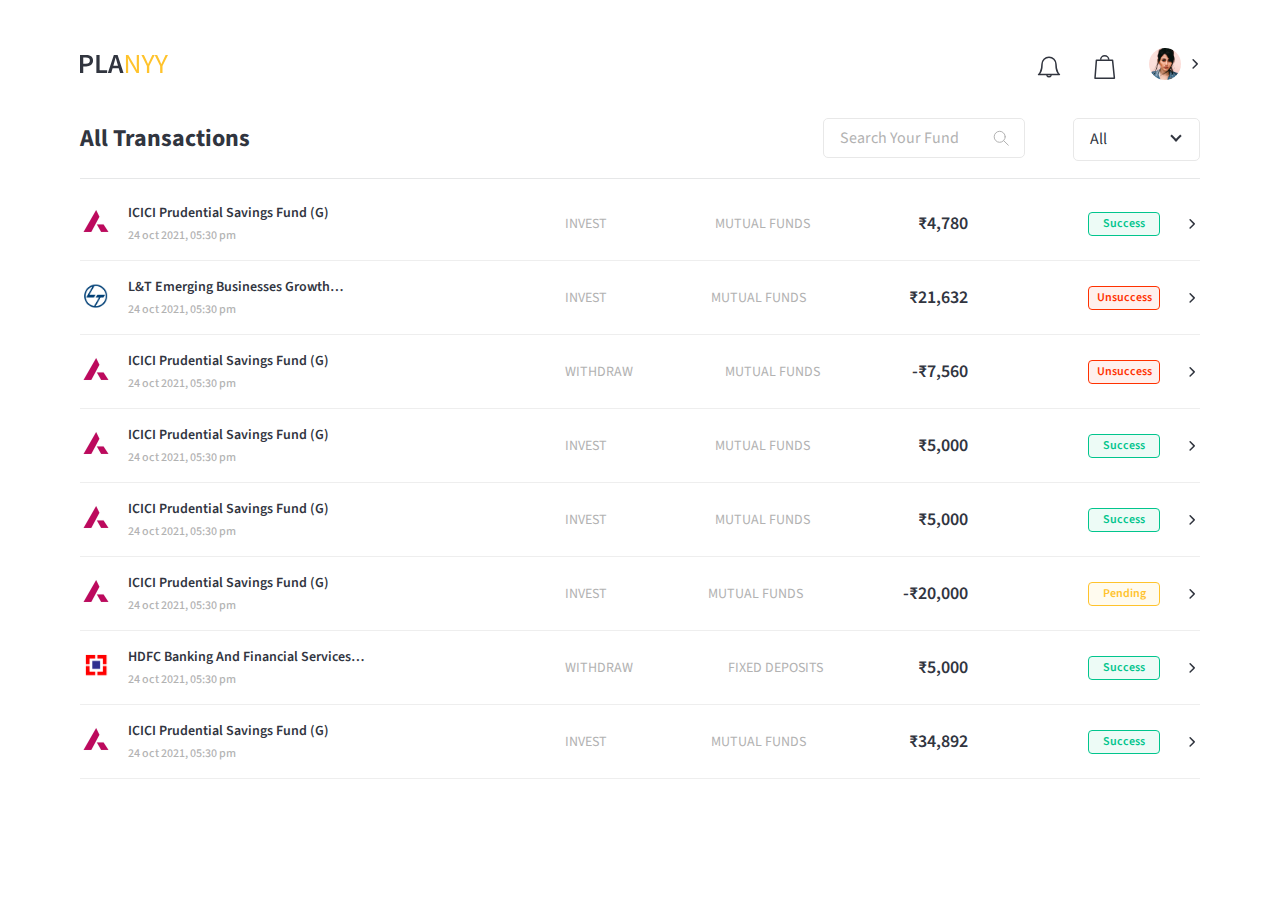
<file: transactions.html>
<!DOCTYPE html>
<html lang="en">
  <head>
    <meta charset="UTF-8" />
    <meta http-equiv="X-UA-Compatible" content="IE=edge" />
    <meta name="viewport" content="width=device-width, initial-scale=1.0" />

    <!-- BOOTSTRAP -->

    <link rel="stylesheet" href="./assets/css/bootstrap-utilities.min.css" />
    <link rel="stylesheet" href="./assets/css/bootstrap-gird.min.css" />

    <!-- CUSTOM STYLESHEETS -->

    <link rel="stylesheet" href="./assets/css/styles.css" />
    <link rel="stylesheet" href="./assets/css/utilities.css" />

    <title>Transactions</title>
  </head>
  <body>
    <!-- <div id="dark-overlay-dropdown"></div> -->
    <!-- --------------------------------------------- NAVBAR START --------------------------------------------- -->

    <nav id="navbar-sm" class="notification-navbar sm d-768-none">
      <div>
        <a href="#" class="logo">
          <img src="./assets/vector/logo.svg" alt="logo" />
        </a>

        <div class="nav d-flex justify-content-center align-items-center">
          <button class="d-flex align-items-center justify-content-center me-4">
            <img
              class=""
              src="./assets/images/Notification.svg"
              alt="notification"
            />
          </button>
          <button class="d-flex align-items-center justify-content-center me-4">
            <img src="./assets/images/Cart.svg" alt="cart" />
          </button>
          <div class="custom-dropdown">
            <button class="dropbtn">
              <img src="./assets/img/user-sm.png" alt="user" />
              <img class="side" src="./assets/images/side-icon.svg" alt="" />
            </button>
          </div>
        </div>
      </div>
    </nav>

    <!-- --------------------------------------------- NAVBAR END --------------------------------------------- -->

    <!-- --------------------------------------------- MAIN START --------------------------------------------- -->

    <main id="sidenav-right-content" class="transactions-sidenav-right">
      <section id="transactions">
        <div class="title top-fixed-bar">
          <div
            class="
              transactions-head
              d-flex
              justify-content-between
              align-items-center
            "
          >
            <h2 class="fs-1619-24 fs-575-20">
              <img class="back" src="./assets/vector/back-arrow.svg" alt="" />
              All Transactions
              <div class="text-light-2 fs-14 mt-2 d-769-none">02 May 2021</div>
            </h2>
            <div class="d-flex justify-content-end search-sm-container">
              <div class="custom-form-control search-sm">
                <input
                  class="custom-input"
                  type="search"
                  placeholder="Search Your Fund"
                />
                <img src="./assets/vector/search.svg" alt="search" />
              </div>
              <div class="custom-form-control filter">
                <div class="custom-select">
                  <select>
                    <option value="1">All</option>
                    <option value="2">Success</option>
                    <option value="3">Unsuccess</option>
                    <option value="4">Pending</option>
                  </select>
                </div>
              </div>
            </div>
          </div>
        </div>

        <div class="lower-content">
          <div class="transactions-body mt-2">
            <a class="transaction">
              <div class="details">
                <div class="img">
                  <img src="./assets/images/bank_logo.svg" alt="logo" />
                </div>
                <div class="text ms-3">
                  <h4 class="fs-18 fw-600 fs-1619-14">
                    ICICI Prudential Savings Fund (G)
                  </h4>
                  <h5 class="text-light-2 fs-1619-12 mt-1">
                    24 oct 2021, 05:30 pm
                  </h5>
                </div>
              </div>
              <div>
                <div class="invest">
                  <h4 class="text-light-2 fs-1619-14 fs-768-12 fw-normal">
                    INVEST
                  </h4>
                </div>
                <div class="funds">
                  <h4 class="text-light-2 fs-1619-14 fw-normal">
                    MUTUAL FUNDS
                  </h4>
                </div>
                <div class="amount">
                  <h3 class="fw-600 fs-1619-18">₹4,780</h3>
                </div>
              </div>
              <div class="status">
                <button class="btn btn-outlined green">Success</button>
                <img
                  class="ms-4"
                  src="./assets/vector/arrow-right.svg"
                  alt="arrow"
                />
              </div>
            </a>
            <a class="transaction">
              <div class="details">
                <div class="img">
                  <img src="./assets/images/bank_logo-2.svg" alt="logo" />
                </div>
                <div class="text ms-3">
                  <h4 class="fs-18 fw-600 fs-1619-14">
                    L&T Emerging Businesses Growth…
                  </h4>
                  <h5 class="text-light-2 fs-1619-12 mt-1">
                    24 oct 2021, 05:30 pm
                  </h5>
                </div>
              </div>
              <div>
                <div class="invest">
                  <h4 class="text-light-2 fs-1619-14 fs-768-12 fw-normal">
                    INVEST
                  </h4>
                </div>
                <div class="funds">
                  <h4 class="text-light-2 fs-1619-14 fw-normal">
                    MUTUAL FUNDS
                  </h4>
                </div>
                <div class="amount">
                  <h3 class="fw-600 fs-1619-18">₹21,632</h3>
                </div>
              </div>
              <div class="status">
                <button class="btn btn-outlined red">Unsuccess</button>
                <img
                  class="ms-4"
                  src="./assets/vector/arrow-right.svg"
                  alt="arrow"
                />
              </div>
            </a>
            <a class="transaction">
              <div class="details">
                <div class="img">
                  <img src="./assets/images/bank_logo.svg" alt="logo" />
                </div>
                <div class="text ms-3">
                  <h4 class="fs-18 fw-600 fs-1619-14">
                    ICICI Prudential Savings Fund (G)
                  </h4>
                  <h5 class="text-light-2 fs-1619-12 mt-1">
                    24 oct 2021, 05:30 pm
                  </h5>
                </div>
              </div>
              <div>
                <div class="invest">
                  <h4 class="text-light-2 fs-1619-14 fs-768-12 fw-normal">
                    WITHDRAW
                  </h4>
                </div>
                <div class="funds">
                  <h4 class="text-light-2 fs-1619-14 fw-normal">
                    MUTUAL FUNDS
                  </h4>
                </div>
                <div class="amount">
                  <h3 class="fw-600 fs-1619-18">-₹7,560</h3>
                </div>
              </div>
              <div class="status">
                <button class="btn btn-outlined red">Unsuccess</button>
                <img
                  class="ms-4"
                  src="./assets/vector/arrow-right.svg"
                  alt="arrow"
                />
              </div>
            </a>
            <a class="transaction">
              <div class="details">
                <div class="img">
                  <img src="./assets/images/bank_logo.svg" alt="logo" />
                </div>
                <div class="text ms-3">
                  <h4 class="fs-18 fw-600 fs-1619-14">
                    ICICI Prudential Savings Fund (G)
                  </h4>
                  <h5 class="text-light-2 fs-1619-12 mt-1">
                    24 oct 2021, 05:30 pm
                  </h5>
                </div>
              </div>
              <div>
                <div class="invest">
                  <h4 class="text-light-2 fs-1619-14 fs-768-12 fw-normal">
                    INVEST
                  </h4>
                </div>
                <div class="funds">
                  <h4 class="text-light-2 fs-1619-14 fw-normal">
                    MUTUAL FUNDS
                  </h4>
                </div>
                <div class="amount">
                  <h3 class="fw-600 fs-1619-18">₹5,000</h3>
                </div>
              </div>
              <div class="status">
                <button class="btn btn-outlined green">Success</button>
                <img
                  class="ms-4"
                  src="./assets/vector/arrow-right.svg"
                  alt="arrow"
                />
              </div>
            </a>
            <a class="transaction">
              <div class="details">
                <div class="img">
                  <img src="./assets/images/bank_logo.svg" alt="logo" />
                </div>
                <div class="text ms-3">
                  <h4 class="fs-18 fw-600 fs-1619-14">
                    ICICI Prudential Savings Fund (G)
                  </h4>
                  <h5 class="text-light-2 fs-1619-12 mt-1">
                    24 oct 2021, 05:30 pm
                  </h5>
                </div>
              </div>
              <div>
                <div class="invest">
                  <h4 class="text-light-2 fs-1619-14 fs-768-12 fw-normal">
                    INVEST
                  </h4>
                </div>
                <div class="funds">
                  <h4 class="text-light-2 fs-1619-14 fw-normal">
                    MUTUAL FUNDS
                  </h4>
                </div>
                <div class="amount">
                  <h3 class="fw-600 fs-1619-18">₹5,000</h3>
                </div>
              </div>
              <div class="status">
                <button class="btn btn-outlined green">Success</button>
                <img
                  class="ms-4"
                  src="./assets/vector/arrow-right.svg"
                  alt="arrow"
                />
              </div>
            </a>
            <a class="transaction">
              <div class="details">
                <div class="img">
                  <img src="./assets/images/bank_logo.svg" alt="logo" />
                </div>
                <div class="text ms-3">
                  <h4 class="fs-18 fw-600 fs-1619-14">
                    ICICI Prudential Savings Fund (G)
                  </h4>
                  <h5 class="text-light-2 fs-1619-12 mt-1">
                    24 oct 2021, 05:30 pm
                  </h5>
                </div>
              </div>
              <div>
                <div class="invest">
                  <h4 class="text-light-2 fs-1619-14 fs-768-12 fw-normal">
                    INVEST
                  </h4>
                </div>
                <div class="funds">
                  <h4 class="text-light-2 fs-1619-14 fw-normal">
                    MUTUAL FUNDS
                  </h4>
                </div>
                <div class="amount">
                  <h3 class="fw-600 fs-1619-18">-₹20,000</h3>
                </div>
              </div>
              <div class="status">
                <button class="btn btn-outlined yellow">Pending</button>
                <img
                  class="ms-4"
                  src="./assets/vector/arrow-right.svg"
                  alt="arrow"
                />
              </div>
            </a>
            <a class="transaction">
              <div class="details">
                <div class="img">
                  <img src="./assets/images/bank_logo-3.svg" alt="logo" />
                </div>
                <div class="text ms-3">
                  <h4 class="fs-18 fw-600 fs-1366-14">
                    HDFC Banking And Financial Services…
                  </h4>
                  <h5 class="text-light-2 fs-1366-12 mt-1">
                    24 oct 2021, 05:30 pm
                  </h5>
                </div>
              </div>
              <div>
                <div class="invest">
                  <h4 class="text-light-2 fs-1366-14 fs-768-12 fw-normal">
                    WITHDRAW
                  </h4>
                </div>
                <div class="funds">
                  <h4 class="text-light-2 fs-1366-14 fw-normal">
                    FIXED DEPOSITS
                  </h4>
                </div>
                <div class="amount">
                  <h3 class="fw-600 fs-1366-18">₹5,000</h3>
                </div>
              </div>
              <div class="status">
                <button class="btn btn-outlined green">Success</button>
                <img
                  class="ms-4"
                  src="./assets/vector/arrow-right.svg"
                  alt="arrow"
                />
              </div>
            </a>
            <a class="transaction">
              <div class="details">
                <div class="img">
                  <img src="./assets/images/bank_logo.svg" alt="logo" />
                </div>
                <div class="text ms-3">
                  <h4 class="fs-18 fw-600 fs-1366-14">
                    ICICI Prudential Savings Fund (G)
                  </h4>
                  <h5 class="text-light-2 fs-1366-12 mt-1">
                    24 oct 2021, 05:30 pm
                  </h5>
                </div>
              </div>
              <div>
                <div class="invest">
                  <h4 class="text-light-2 fs-1366-14 fs-768-12 fw-normal">
                    INVEST
                  </h4>
                </div>
                <div class="funds">
                  <h4 class="text-light-2 fs-1366-14 fw-normal">
                    MUTUAL FUNDS
                  </h4>
                </div>
                <div class="amount">
                  <h3 class="fw-600 fs-1366-18">₹34,892</h3>
                </div>
              </div>
              <div class="status">
                <button class="btn btn-outlined green">Success</button>
                <img
                  class="ms-4"
                  src="./assets/vector/arrow-right.svg"
                  alt="arrow"
                />
              </div>
            </a>
          </div>
        </div>

        <div class="transactions"></div>
      </section>
    </main>

    <!-- --------------------------------------------- MAIN END --------------------------------------------- -->
    <!-- </div> -->
    <!-- --------------------------------------------- Custom scripts --------------------------------------------- -->
    <script defer src="./assets/js/select.js"></script>
  </body>
</html>
</file>
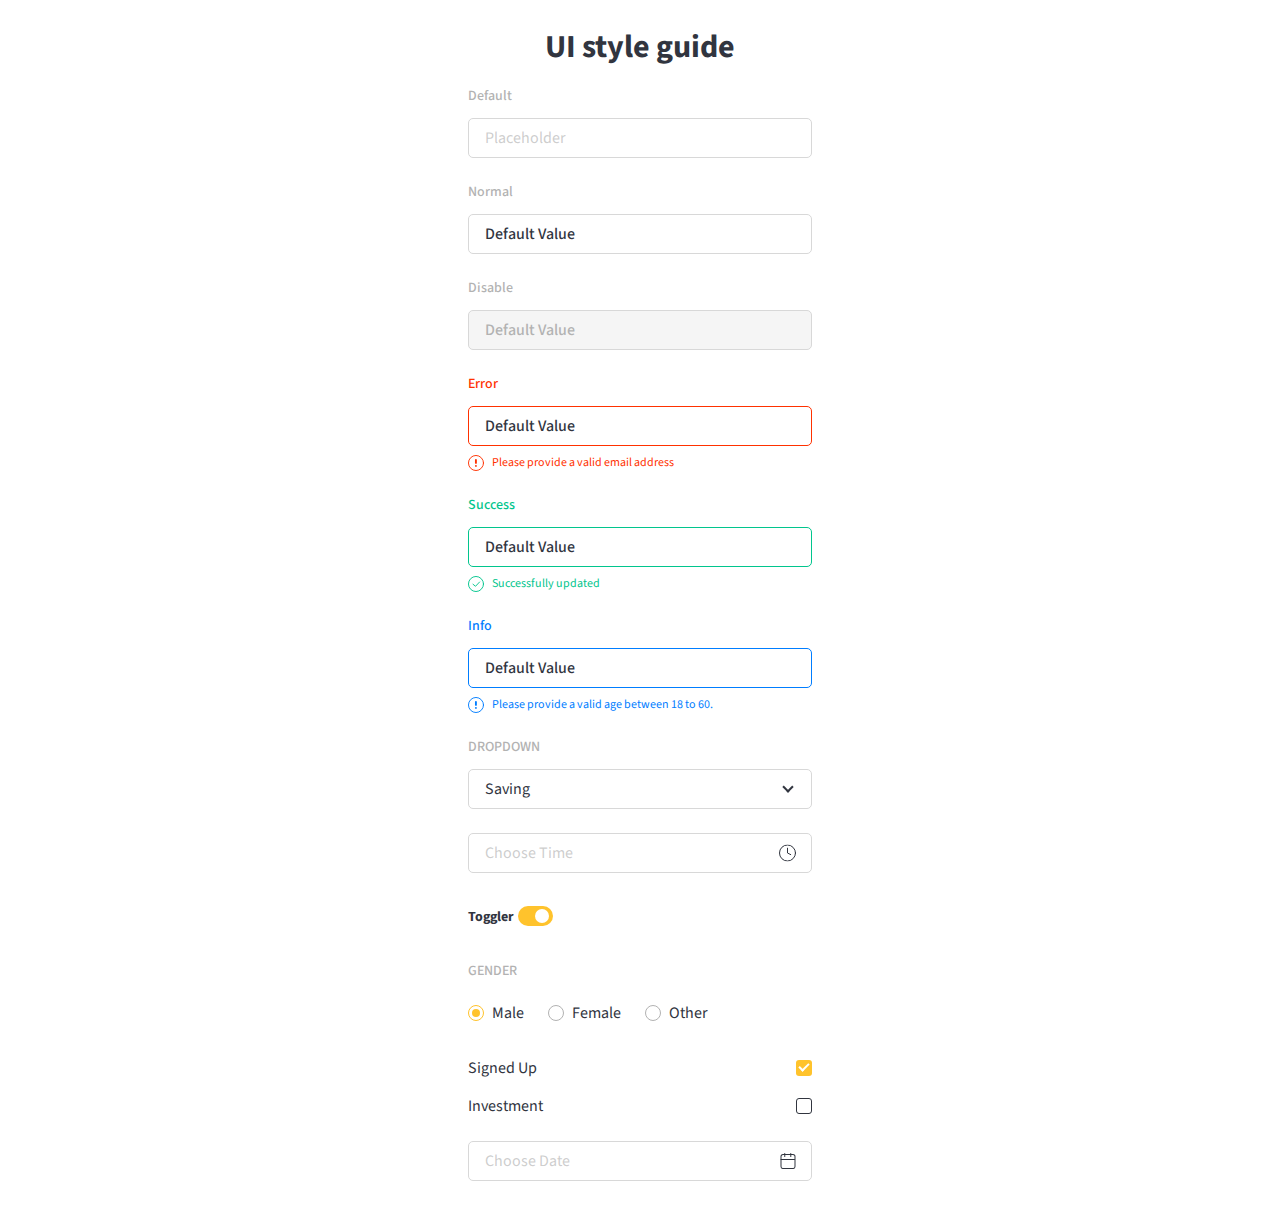
<file: ui-style-guide.html>
<!DOCTYPE html>
<html lang="en">
  <head>
    <meta charset="UTF-8" />
    <meta http-equiv="X-UA-Compatible" content="IE=edge" />
    <meta name="viewport" content="width=device-width, initial-scale=1.0" />

    <!-- BOOTSTRAP -->

    <link rel="stylesheet" href="./assets/css/bootstrap-utilities.min.css" />
    <link rel="stylesheet" href="./assets/css/bootstrap-gird.min.css" />

    <!-- CUSTOM STYLESHEETS -->

    <link rel="stylesheet" href="./assets/css/mc-calendar.min.css" />

    <link rel="stylesheet" href="./assets/css/styles.css" />
    <link rel="stylesheet" href="./assets/css/utilities.css" />

    <title>Style Guide</title>
  </head>
  <body>
    <div id="dark-overlay-dropdown"></div>
    <h2 class="text-center mt-4">UI style guide</h2>

    <div class="container-fluid">
      <div class="row justify-content-center">
        <div class="col-12" style="max-width: 400px">
          <div class="text-fields p-3">
            <div class="mb-4">
              <div class="custom-form-control">
                <h4 class="text-light-2">Default</h4>
                <input
                  class="custom-input"
                  type="text"
                  placeholder="Placeholder"
                />
              </div>
            </div>
            <div class="mb-4">
              <div class="custom-form-control">
                <h4 class="text-light-2">Normal</h4>
                <input class="custom-input" type="text" value="Default Value" />
              </div>
            </div>
            <div class="mb-4">
              <div class="custom-form-control">
                <h4 class="text-light-2">Disable</h4>
                <input
                  class="custom-input"
                  type="text"
                  disabled
                  value="Default Value"
                />
              </div>
            </div>
            <div class="mb-4">
              <div class="custom-form-control with-helper error">
                <h4 class="text-light-2">Error</h4>
                <input class="custom-input" type="text" value="Default Value" />
                <div class="helper">
                  <img
                    src="./assets/images/input-error-helper.svg"
                    alt="error"
                  />
                  <div class="text">Please provide a valid email address</div>
                </div>
              </div>
            </div>
            <div class="mb-4">
              <div class="custom-form-control with-helper success">
                <h4 class="text-light-2">Success</h4>
                <input class="custom-input" type="text" value="Default Value" />
                <div class="helper">
                  <img
                    src="./assets/images/input-success-helper.svg"
                    alt="success"
                  />
                  <div class="text">Successfully updated</div>
                </div>
              </div>
            </div>
            <div class="mb-4">
              <div class="custom-form-control with-helper info">
                <h4 class="text-light-2">Info</h4>
                <input class="custom-input" type="text" value="Default Value" />
                <div class="helper">
                  <img src="./assets/images/input-info-helper.svg" alt="info" />
                  <div class="text">
                    Please provide a valid age between 18 to 60.
                  </div>
                </div>
              </div>
            </div>
            <div class="mb-4">
              <div class="custom-form-control">
                <h4 class="text-light-2">DROPDOWN</h4>
                <div class="custom-select">
                  <select>
                    <option value="1">Saving</option>
                    <option value="2">Current</option>
                  </select>
                </div>
              </div>
            </div>
            <div class="mb-4">
              <div class="custom-form-control mt-4">
                <div class="with-icon">
                  <input
                    class="custom-input timepicker"
                    type="text"
                    placeholder="Choose Time"
                    onfocus="(this.type='date')"
                    onblur="(this.type='text')"
                  />
                  <svg
                    xmlns="http://www.w3.org/2000/svg"
                    width="17"
                    height="17"
                    viewBox="0 0 17 17"
                    class="icon no-clr"
                  >
                    <g
                      class="white-clr"
                      id="Group_10713"
                      data-name="Group 10713"
                      transform="translate(-11718.5 15196.5)"
                    >
                      <g
                        class="no-clr"
                        id="clock"
                        transform="translate(11717 -15198)"
                      >
                        <circle
                          id="Ellipse_179"
                          data-name="Ellipse 179"
                          cx="8"
                          cy="8"
                          r="8"
                          transform="translate(2 2)"
                          fill="none"
                          stroke="#31353f"
                          stroke-linecap="round"
                          stroke-linejoin="round"
                          stroke-width="1"
                        />
                        <path
                          id="Path_10235"
                          data-name="Path 10235"
                          d="M12,6v4.8l3.2,1.6"
                          transform="translate(-2 -0.8)"
                          fill="none"
                          stroke="#31353f"
                          stroke-linecap="round"
                          stroke-linejoin="round"
                          stroke-width="1"
                        />
                      </g>
                      <g
                        id="Rectangle_1591"
                        data-name="Rectangle 1591"
                        transform="translate(11719 -15196)"
                        fill="#fff"
                        stroke="#31353f"
                        stroke-width="1"
                        opacity="0"
                        class="no-clr"
                      >
                        <rect
                          class="no-clr"
                          width="16"
                          height="16"
                          stroke="none"
                        />
                        <rect
                          class="no-clr"
                          x="0.5"
                          y="0.5"
                          width="15"
                          height="15"
                          fill="none"
                        />
                      </g>
                    </g>
                  </svg>
                </div>
              </div>
            </div>
            <div class="mb-4">
              <div class="custom-form-control switch-container mt-0">
                <label for="#nominee">
                  <h4>Toggler</h4>
                </label>
                <label id="nominee" class="switch">
                  <input type="checkbox" checked />
                  <span class="slider round"></span>
                </label>
              </div>
            </div>
            <div class="mb-4">
              <div class="custom-form-control">
                <h4 class="text-light-2">GENDER</h4>
                <div class="radio-container">
                  <label class="custom-radio"
                    >Male
                    <input type="radio" checked="checked" name="gender" />
                    <span class="checkmark"></span>
                  </label>
                  <label class="custom-radio"
                    >Female
                    <input type="radio" name="gender" />
                    <span class="checkmark"></span>
                  </label>
                  <label class="custom-radio"
                    >Other
                    <input type="radio" name="gender" />
                    <span class="checkmark"></span>
                  </label>
                </div>
              </div>
            </div>
            <div class="mb-4">
              <div class="custom-form-control">
                <label class="checkbox-container fs-1619-16"
                  >Signed Up
                  <input type="checkbox" checked="checked" />
                  <span class="checkmark"></span>
                </label>
                <label class="checkbox-container mt-3 fs-1619-16"
                  >Investment
                  <input type="checkbox" />
                  <span class="checkmark"></span>
                </label>
              </div>
            </div>
            <div class="mb-4">
              <div class="custom-form-control">
                <div class="with-icon">
                  <input
                    class="custom-input"
                    type="text"
                    id="example"
                    type="date"
                    placeholder="Choose Date"
                  /><svg
                    class="icon"
                    xmlns="http://www.w3.org/2000/svg"
                    width="16"
                    height="16.055"
                    viewBox="0 0 16 16.055"
                  >
                    <g
                      id="Group_10631"
                      data-name="Group 10631"
                      transform="translate(-790 -600.973)"
                    >
                      <g id="Group_1614" data-name="Group 1614" opacity="0">
                        <rect
                          id="Rectangle_1614"
                          data-name="Rectangle 1614"
                          width="16"
                          height="16"
                          transform="translate(790 601)"
                          fill=""
                        />
                        <path
                          id="Rectangle_1614_-_Outline"
                          data-name="Rectangle 1614 - Outline"
                          d="M1,1V15H15V1H1M0,0H16V16H0Z"
                          transform="translate(790 601)"
                          fill=""
                        />
                      </g>
                      <g
                        id="calendar_1_"
                        data-name="calendar (1)"
                        transform="translate(791 601.473)"
                      >
                        <path
                          id="Rectangle"
                          d="M2-.5H12A2.5,2.5,0,0,1,14.5,2V12A2.5,2.5,0,0,1,12,14.5H2A2.5,2.5,0,0,1-.5,12V2A2.5,2.5,0,0,1,2-.5Zm10,14A1.5,1.5,0,0,0,13.5,12V2A1.5,1.5,0,0,0,12,.5H2A1.5,1.5,0,0,0,.5,2V12A1.5,1.5,0,0,0,2,13.5Z"
                          transform="translate(0 1.055)"
                          fill=""
                        />
                        <path
                          id="Path"
                          d="M.5,3.511a.5.5,0,0,1-.5-.5V0A.5.5,0,0,1,.5-.5.5.5,0,0,1,1,0V3.011A.5.5,0,0,1,.5,3.511Z"
                          transform="translate(9.286)"
                          fill=""
                        />
                        <path
                          id="Path-2"
                          data-name="Path"
                          d="M.5,3.511a.5.5,0,0,1-.5-.5V0A.5.5,0,0,1,.5-.5.5.5,0,0,1,1,0V3.011A.5.5,0,0,1,.5,3.511Z"
                          transform="translate(3.264)"
                          fill=""
                        />
                        <path
                          id="Path-3"
                          data-name="Path"
                          d="M13.549,1H0A.5.5,0,0,1,0,0H13.549a.5.5,0,0,1,0,1Z"
                          transform="translate(0 5.522)"
                          fill=""
                        />
                      </g>
                    </g>
                  </svg>
                </div>
              </div>
            </div>
          </div>
        </div>
      </div>
    </div>

    <script src="./assets/js/jquery.min.js"></script>

    <script src="./assets/js/timepicki.js"></script>
    <script src="./assets/js/mc-calendar.min.js"></script>
    <script src="./assets/js/select.js"></script>
    <script src="./assets/js/jquery.min.js"></script>
    <script src="./assets/js/common.js"></script>
    <script
      type="text/javascript"
      src="https://cdnjs.cloudflare.com/ajax/libs/jquery/3.2.1/jquery.min.js"
    ></script>

    <script async>
      $(document).ready(function () {
        $(".timepicker").timepicki({ reset: true });
      });
    </script>
  </body>
</html>
</file>
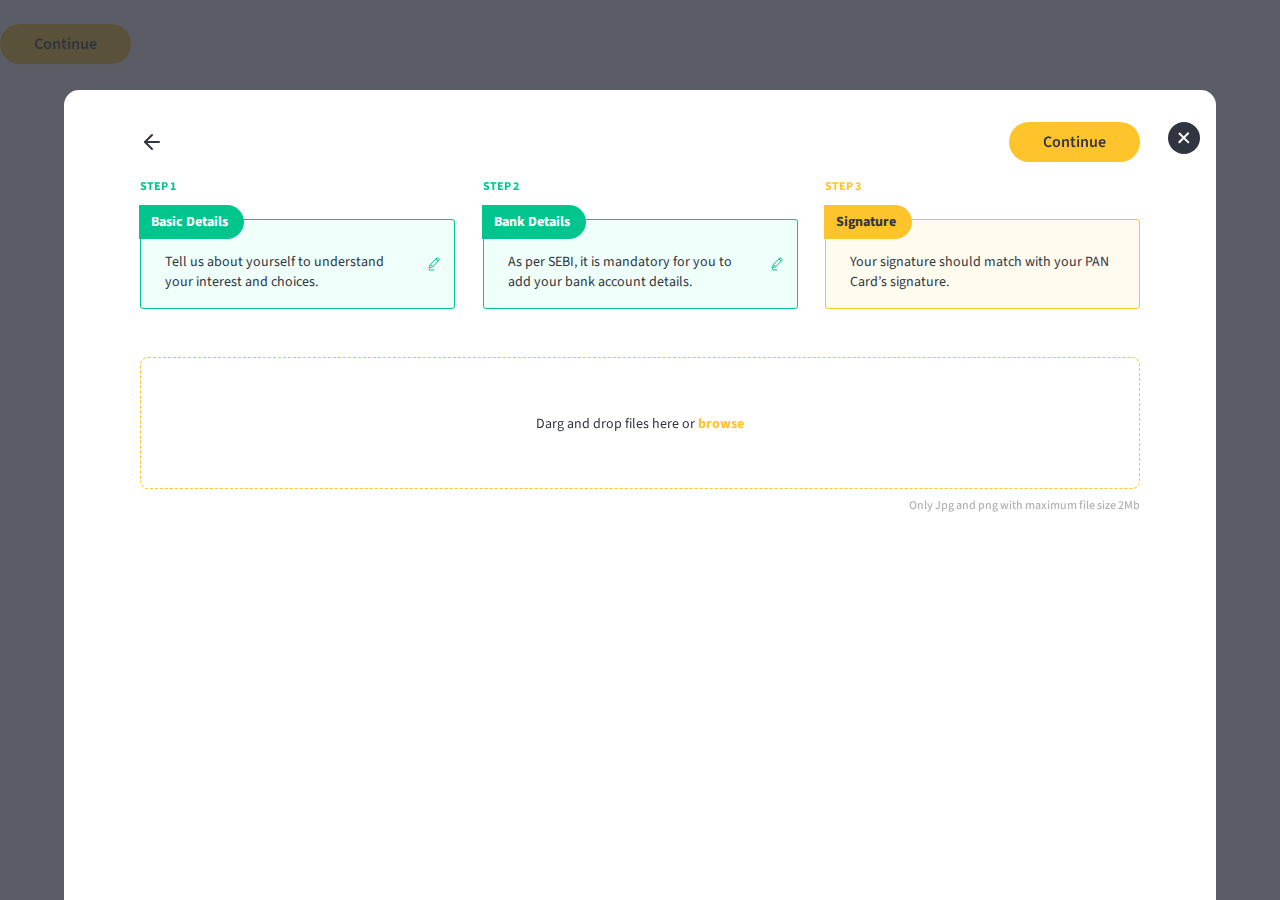
<file: uploader.html>
<!DOCTYPE html>
<html lang="en">
  <head>
    <meta charset="UTF-8" />
    <meta http-equiv="X-UA-Compatible" content="IE=edge" />
    <meta name="viewport" content="width=device-width, initial-scale=1.0" />

    <!-- DATE PICKER -->

    <link rel="stylesheet" href="./assets/css/mc-calendar.min.css" />

    <!-- BOOTSTRAP -->

    <link rel="stylesheet" href="./assets/css/bootstrap-utilities.min.css" />
    <link rel="stylesheet" href="./assets/css/bootstrap-gird.min.css" />

    <!-- CUSTOM STYLESHEETS -->

    <link rel="stylesheet" href="./assets/css/styles.css" />
    <link rel="stylesheet" href="./assets/css/utilities.css" />

    <title>Uploader</title>
  </head>
  <body>
    <div id="dark-overlay-dropdown"></div>
    <div id="dark-overlay"></div>

    <section id="uploader">
      <div class="custom-modal bottem-aligned">
        <div class="close top-right">
          <img src="./assets/images/close.svg" alt="close" />
        </div>
        <div class="modal-head">
          <div class="container-fluid">
            <div class="d-flex justify-content-between align-items-center">
              <img
                src="./assets/vector/back-arrow.svg"
                alt="arrow"
                class="back"
              />

              <button class="btn btn-bg-primary">Continue</button>
            </div>
          </div>
        </div>
        <div class="modal-body mt-3">
          <div class="container-fluid">
            <div class="details-container">
              <div class="details-item">
                <div class="details-box green">
                  <h4 class="box-title fs-14 fs-1619-12">STEP 1</h4>

                  <div class="box-content">
                    <div class="box-subtitle fs-1619-14">Basic Details</div>
                    <div class="box-text fs-1619-14">
                      Tell us about yourself to understand your interest and
                      choices.
                    </div>
                    <img
                      class="edit"
                      src="./assets/vector/edit-detail.svg"
                      alt="edit"
                    />
                  </div>
                </div>
              </div>

              <div class="details-item d-none d-lg-block">
                <div class="details-box green">
                  <h4 class="box-title fs-14 fs-1619-12">STEP 2</h4>

                  <div class="box-content">
                    <div class="box-subtitle fs-1619-14">Bank Details</div>
                    <div class="box-text fs-1619-14">
                      As per SEBI, it is mandatory for you to add your bank
                      account details.
                    </div>
                    <img
                      class="edit"
                      src="./assets/vector/edit-detail.svg"
                      alt="edit"
                    />
                  </div>
                </div>
              </div>
              <div class="details-item d-none d-lg-block">
                <div class="details-box primary">
                  <h4 class="box-title fs-14 fs-1619-12">STEP 3</h4>

                  <div class="box-content">
                    <div class="box-subtitle fs-1619-14">Signature</div>
                    <div class="box-text fs-1619-14 n-padding">
                      Your signature should match with your PAN Card’s
                      signature.
                    </div>
                  </div>
                </div>
              </div>
            </div>

            <div class="file-uploader">
              <label for="file-upload"></label>
              <input type="file" name="" id="file-upload" />

              <h4 class="fw-normal">
                <span class="d-none d-lg-inline fs-18 fs-1619-14"
                  >Darg and drop files here or</span
                >
                <span class="text-yellow fs-18 fs-1619-14 fw-bold">browse</span>
              </h4>
            </div>
            <h4 class="text-end text-light-2 mt-2 fs-14 fs-1619-12 pe-2">
              Only Jpg and png with maximum file size 2Mb
            </h4>

            <div class="uploading mt-5 d-block d-lg-none last-child desktop">
              <div
                class="
                  upload-head
                  d-flex
                  justify-content-between
                  align-items-center
                "
              >
                <div
                  class="
                    file-info
                    d-flex
                    justify-content-start
                    align-items-center
                  "
                >
                  <div class="file-img d-flex">
                    <img src="./assets/vector/file.svg" alt="file" />
                  </div>
                  <div class="file-name">
                    <h4 class="fw-normal fs-12">Pan card.jpg</h4>
                  </div>
                </div>
                <div
                  class="
                    cancel
                    d-flex
                    justify-content-center
                    align-items-center
                  "
                >
                  <img src="./assets/vector/cancel-upload.svg" alt="cancel" />
                </div>
              </div>
              <div class="upload-body">
                <div class="bg"></div>
                <div class="progress yellow" style="width: 20%"></div>
              </div>
              <div class="upload-footer mt-1 d-flex justify-content-between">
                <h5 class="fs-12 fw-normal">sign.jpg</h5>
                <h4 class="fw-normal text-end text-light-2 fs-12">128kb</h4>
              </div>
            </div>
          </div>
        </div>
      </div>
      <div class="bottom-btn-sm desktop continue">
        <button class="btn btn-bg-primary mt-4">Continue</button>
      </div>
    </section>

    <!-- DATE PICKER -->

    <script src="./assets/js/mc-calendar.min.js"></script>

    <!-- JQUERY -->

    <script src="./assets/js/jquery.min.js"></script>

    <!-- CUSTOM -->

    <script defer src="./assets/js/common.js"></script>
    <script defer src="./assets/js/select.js"></script>
    <script defer src="./assets/js/details.js"></script>
  </body>
</html>
</file>
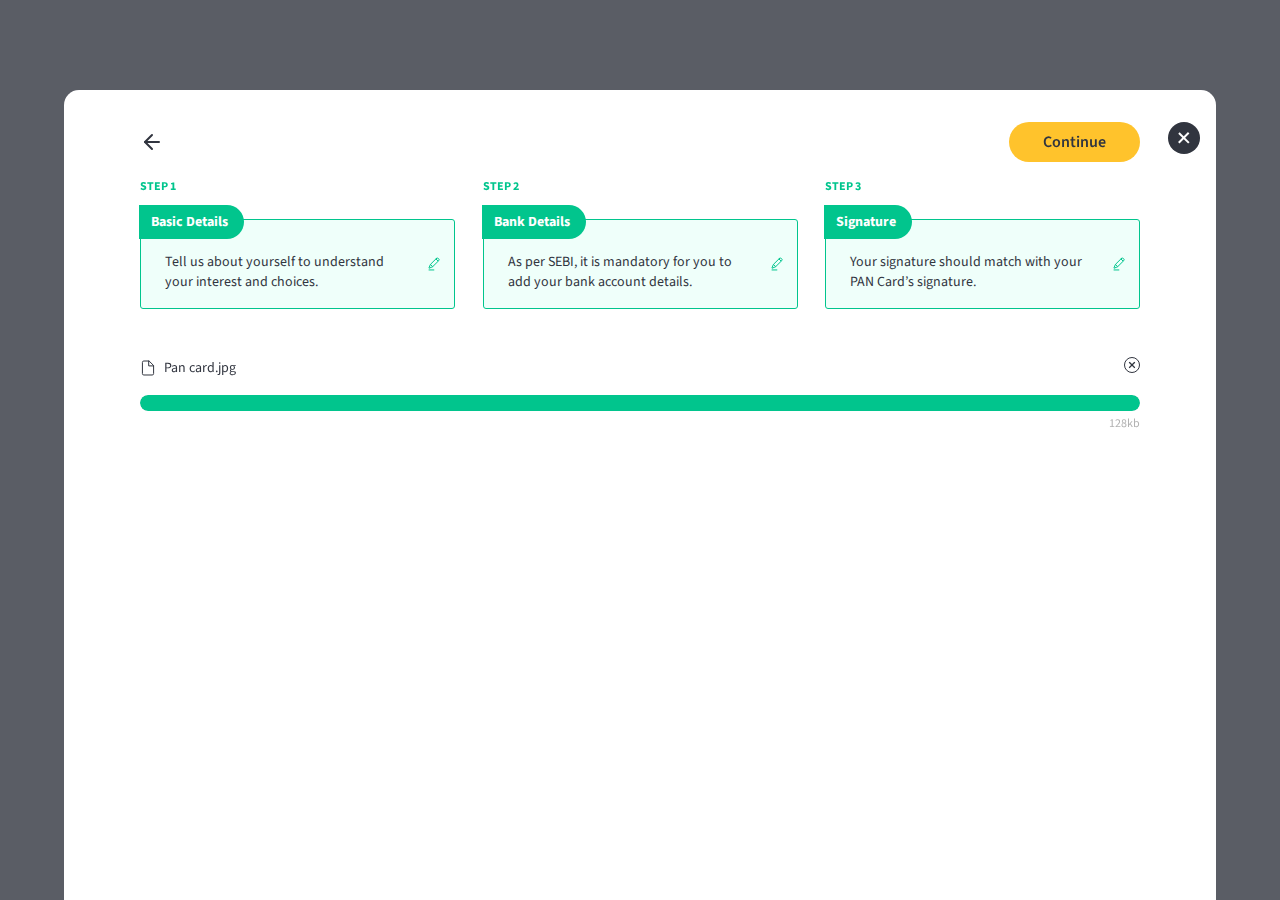
<file: uploading.html>
<!DOCTYPE html>
<html lang="en">
  <head>
    <meta charset="UTF-8" />
    <meta http-equiv="X-UA-Compatible" content="IE=edge" />
    <meta name="viewport" content="width=device-width, initial-scale=1.0" />

    <!-- DATE PICKER -->

    <link rel="stylesheet" href="./assets/css/mc-calendar.min.css" />

    <!-- BOOTSTRAP -->

    <link rel="stylesheet" href="./assets/css/bootstrap-utilities.min.css" />
    <link rel="stylesheet" href="./assets/css/bootstrap-gird.min.css" />

    <!-- CUSTOM STYLESHEETS -->

    <link rel="stylesheet" href="./assets/css/styles.css" />
    <link rel="stylesheet" href="./assets/css/utilities.css" />

    <title>Uploading</title>
  </head>
  <body>
    <div id="dark-overlay-dropdown"></div>
    <div id="dark-overlay"></div>

    <section id="uploading">
      <div class="custom-modal bottem-aligned">
        <div class="close top-right">
          <img src="./assets/images/close.svg" alt="close" />
        </div>
        <div class="modal-head">
          <div class="container-fluid">
            <div class="d-flex justify-content-between align-items-center">
              <img
                src="./assets/vector/back-arrow.svg"
                alt="arrow"
                class="back"
              />

              <button class="btn btn-bg-primary">Continue</button>
            </div>
          </div>
        </div>
        <div class="modal-body mt-sm-3 mt-4">
          <div class="container-fluid">
            <div class="details-container">
              <div class="details-item">
                <div class="details-box green">
                  <h4 class="box-title fs-14 fs-1619-12">STEP 1</h4>

                  <div class="box-content">
                    <div class="box-subtitle fs-1619-14">Basic Details</div>
                    <div class="box-text fs-1619-14">
                      Tell us about yourself to understand your interest and
                      choices.
                    </div>
                    <img
                      class="edit"
                      src="./assets/vector/edit-detail.svg"
                      alt="edit"
                    />
                  </div>
                </div>
              </div>

              <div class="details-item">
                <div class="details-box green">
                  <h4 class="box-title fs-14 fs-1619-12">STEP 2</h4>

                  <div class="box-content">
                    <div class="box-subtitle fs-1619-14">Bank Details</div>
                    <div class="box-text fs-1619-14">
                      As per SEBI, it is mandatory for you to add your bank
                      account details.
                    </div>
                    <img
                      class="edit"
                      src="./assets/vector/edit-detail.svg"
                      alt="edit"
                    />
                  </div>
                </div>
              </div>
              <div class="details-item">
                <div class="details-box green">
                  <h4 class="box-title fs-14 fs-1619-12">STEP 3</h4>

                  <div class="box-content">
                    <div class="box-subtitle fs-1619-14">Signature</div>
                    <div class="box-text fs-1619-14">
                      Your signature should match with your PAN Card’s
                      signature.
                    </div>
                    <img
                      class="edit"
                      src="./assets/vector/edit-detail.svg"
                      alt="edit"
                    />
                  </div>
                </div>
              </div>
            </div>

            <div class="uploading d-768-none">
              <div class="upload-head d-flex justify-content-between">
                <div
                  class="
                    file-info
                    d-flex
                    justify-content-start
                    align-items-center
                  "
                >
                  <div class="file-img d-flex">
                    <img src="./assets/vector/file.svg" alt="file" />
                  </div>
                  <div class="file-name">
                    <h4 class="fw-normal fs-14">Pan card.jpg</h4>
                  </div>
                </div>
                <div class="cancel">
                  <img src="./assets/vector/cancel-upload.svg" alt="cancel" />
                </div>
              </div>
              <div class="upload-body">
                <div class="bg"></div>
                <div class="progress"></div>
              </div>
              <div class="upload-footer mt-1">
                <h4 class="fw-normal text-end text-light-2 fs-14 fs-1619-12">
                  128kb
                </h4>
              </div>
            </div>
          </div>
        </div>
        <button class="bottom-btn btn btn-bg-primary d-769-none">
          Continue
        </button>
      </div>
    </section>

    <!-- DATE PICKER -->

    <script src="./assets/js/mc-calendar.min.js"></script>

    <!-- JQUERY -->

    <script src="./assets/js/jquery.min.js"></script>

    <!-- CUSTOM -->

    <script defer src="./assets/js/common.js"></script>
    <script defer src="./assets/js/select.js"></script>
    <script defer src="./assets/js/details.js"></script>
  </body>
</html>
</file>
<file: assets/css/styles.css>
@import url("https://fonts.googleapis.com/css2?family=Source+Sans+Pro:ital,wght@0,200;0,300;0,400;0,600;0,700;0,900;1,200;1,300;1,400;1,600;1,700;1,900&display=swap");
:root {
  --section-padding: 4rem;
}

@media screen and (max-width: 1495px) {
  :root {
    --section-padding: 2rem;
  }
}

@media screen and (max-width: 575px) {
  :root {
    --section-padding: 1.5rem;
  }
}

* {
  font-family: "Source Sans Pro", sans-serif;
  margin: 0;
  padding: 0;
  color: #31353f;
  -webkit-box-sizing: border-box;
          box-sizing: border-box;
}

::-moz-selection {
  background-color: #ffc32c;
}

::selection {
  background-color: #ffc32c;
}

button,
a {
  text-decoration: none;
  cursor: pointer;
  background-color: transparent;
  border: 0;
}

@media screen and (max-width: 991px) {
  .table-container {
    overflow: auto;
    width: 90vw;
  }
}

table.custom-table {
  border-collapse: collapse;
  font-size: 20px;
  border-radius: 7px;
  width: 100%;
}

@media screen and (max-width: 991px) {
  table.custom-table {
    width: -webkit-max-content;
    width: -moz-max-content;
    width: max-content;
  }
}

@media screen and (max-width: 991px) {
  table.custom-table {
    font-size: 18px;
  }
}

table.custom-table tr:nth-child(even) {
  background-color: #f7f7f7;
}

table.custom-table tr:last-child td {
  border-bottom: 1px solid #b2b2b269 !important;
}

table.custom-table tr:first-child {
  background-color: transparent;
}

table.custom-table tr td {
  border-top: none !important;
  border-bottom: none !important;
}

table.custom-table tr th,
table.custom-table tr td {
  padding: 0.75rem 2rem;
  border: 1px solid #b2b2b269;
}

@media screen and (max-width: 1140px) {
  table.custom-table tr th,
  table.custom-table tr td {
    padding-left: 0.5rem;
    padding-right: 0.5rem;
  }
}

@media screen and (max-width: 991px) {
  table.custom-table tr th,
  table.custom-table tr td {
    padding-left: 2rem;
    padding-right: 2rem;
  }
}

@media screen and (max-width: 767px) {
  table.custom-table tr th,
  table.custom-table tr td {
    padding-left: 1rem;
    padding-right: 1rem;
  }
}

.page-container {
  display: -webkit-box;
  display: -ms-flexbox;
  display: flex;
  -webkit-box-pack: center;
      -ms-flex-pack: center;
          justify-content: center;
  margin-left: auto;
  max-width: 1500px;
}

.page-container:not(.no-padding) {
  padding-left: var(--section-padding) !important;
  padding-right: var(--section-padding) !important;
}

.page-container.lg {
  max-width: 1803px;
  display: block;
}

@media screen and (max-width: 1435px) {
  .page-container {
    max-width: unset;
  }
}

@media screen and (min-width: 1750px) {
  .page-container {
    margin-right: auto;
  }
}

.page-container .main {
  max-width: 1106px;
  margin-left: auto;
  margin-right: auto;
}

.page-container aside {
  -webkit-box-flex: 1;
      -ms-flex-positive: 1;
          flex-grow: 1;
  max-width: 266px;
}

@media screen and (max-width: 1435px) {
  .page-container aside {
    -ms-flex-negative: 0;
        flex-shrink: 0;
    width: 266px;
  }
}

@media screen and (max-width: 991px) {
  .page-container aside {
    display: none;
  }
}

@media screen and (max-width: 575px) {
  .page-container.blogs {
    padding-left: 0 !important;
    padding-right: 0 !important;
  }
}

#navbar {
  position: -webkit-sticky;
  position: sticky;
  top: 0;
  left: 0;
  right: 0;
  background-color: #fff;
  display: -webkit-box;
  display: -ms-flexbox;
  display: flex;
  -webkit-box-pack: justify;
      -ms-flex-pack: justify;
          justify-content: space-between;
  -webkit-box-align: center;
      -ms-flex-align: center;
          align-items: center;
  padding: var(--section-padding);
  z-index: 5;
  max-width: 1675px;
  margin-left: auto;
  margin-right: auto;
}

@media screen and (max-width: 575px) {
  #navbar {
    padding-top: 2rem;
    padding-bottom: 2rem;
  }
}

#navbar.sm {
  padding-bottom: 2rem;
}

@media screen and (min-width: 1200px) {
  #navbar.sm {
    padding-left: 8rem;
    padding-right: 8rem;
  }
}

#navbar.notification-navbar {
  padding-left: 7rem;
  padding-right: 7rem;
}

#navbar.blogs-navbar {
  padding-left: 5rem;
  padding-right: 5rem;
}

@media screen and (max-width: 991px) {
  #navbar.blogs-navbar {
    padding-left: 2rem;
    padding-right: 2rem;
  }
}

@media screen and (max-width: 575px) {
  #navbar.blogs-navbar {
    padding-left: 1.5rem;
    padding-right: 1.5rem;
  }
}

#navbar .custom-dropdown {
  margin-right: 4rem;
}

@media screen and (min-width: 992px) {
  #navbar.fp {
    padding-left: 3rem;
    padding-right: 3rem;
  }
}

@media screen and (min-width: 992px) {
  #navbar.fp {
    padding: 4rem;
    padding-top: 2rem;
    padding-bottom: 2rem;
  }
}

@media screen and (min-width: 1700px) {
  #navbar.fp {
    padding-top: 4rem;
    padding-bottom: 4rem;
  }
}

@media screen and (max-width: 375px) {
  #navbar.fp {
    padding-left: 20px;
    padding-right: 20px;
  }
}

@media screen and (max-width: 1619px) {
  #navbar.fp .logo {
    width: 88px;
  }
}

#navbar.fp .logo img {
  width: 100%;
}

#navbar-sm {
  position: -webkit-sticky;
  position: sticky;
  top: 0;
  left: 0;
  right: 0;
  background-color: #fff;
  padding: var(--section-padding);
  z-index: 5;
}

#navbar-sm .nav .me-4 {
  margin-right: 32px !important;
}

@media screen and (max-width: 1619px) {
  #navbar-sm .logo img {
    width: 88px;
  }
}

#navbar-sm.notification-navbar {
  padding-left: 7rem;
  padding-right: 7rem;
  padding-top: 4rem;
}

@media screen and (max-width: 1619px) {
  #navbar-sm.notification-navbar {
    padding-top: 3rem;
    padding-left: 5rem;
    padding-right: 5rem;
  }
}

#navbar-sm > div {
  max-width: 1675px;
  margin-left: auto;
  margin-right: auto;
  display: -webkit-box;
  display: -ms-flexbox;
  display: flex;
  -webkit-box-pack: justify;
      -ms-flex-pack: justify;
          justify-content: space-between;
  -webkit-box-align: center;
      -ms-flex-align: center;
          align-items: center;
}

@media screen and (max-width: 575px) {
  #navbar-sm {
    padding-top: 2rem;
    padding-bottom: 2rem;
  }
}

#navbar-sm.sm {
  padding-bottom: 2rem;
}

@media screen and (max-width: 768px) {
  #navbar-sm.blogs {
    padding-left: 2rem;
    padding-right: 2rem;
    padding-top: 1.5rem;
    padding-bottom: 1.5rem;
  }
}

#financial-planning-abbr {
  margin-right: auto;
}

@media screen and (min-width: 992px) {
  #financial-planning-abbr {
    padding-left: 4rem !important;
    padding-right: 4rem !important;
  }
}

#financial-planning-abbr abbr {
  position: relative;
}

#financial-planning-abbr abbr .play {
  position: absolute;
  left: -85px;
  top: 25px;
}

@media screen and (max-width: 1515px) {
  #financial-planning-abbr abbr .play {
    display: none;
  }
}

#financial-planning-abbr .main {
  max-width: unset;
  margin-left: unset;
  margin-right: unset;
}

@media screen and (min-width: 992px) {
  #financial-planning-abbr .main {
    padding-right: 1.5rem;
  }
}

#financial-planning-abbr .account-info {
  margin: 2.5rem 0 1.5rem;
}

@media screen and (max-width: 767px) {
  #financial-planning-abbr .account-info {
    margin-top: 1rem;
  }
}

aside.explore {
  -ms-flex-negative: 0;
      flex-shrink: 0;
}

@media screen and (max-width: 1099px) {
  aside.explore:not(.bottom) {
    display: none;
  }
}

#chart-container .main {
  -webkit-box-flex: 1;
      -ms-flex-positive: 1;
          flex-grow: 1;
  border: 1px solid #bcbcbc;
  border-radius: 7px;
  padding: 2.5rem 1.75rem;
}

@media screen and (max-width: 575px) {
  #chart-container .main {
    padding: 0.75rem;
  }
}

#chart-container .main .legend .title {
  color: #8f9198;
  font-weight: 700;
  letter-spacing: 2px;
  font-size: 16px;
}

@media screen and (max-width: 575px) {
  #chart-container .main .legend .title {
    font-size: 12px;
  }
}

#chart-container .main .legend h1 {
  font-size: 42px;
  font-weight: 900;
  margin-bottom: 2.5rem;
}

@media screen and (max-width: 575px) {
  #chart-container .main .legend h1 {
    font-size: 24px;
  }
}

@media screen and (max-width: 575px) {
  #stockbroker-shutdown .row > * {
    padding: 0;
  }
}

#stockbroker-shutdown .card {
  border-radius: 10px;
  padding: 2rem;
  background-color: #ffc32c;
  height: 200px;
  display: -webkit-box;
  display: -ms-flexbox;
  display: flex;
  -webkit-box-pack: center;
      -ms-flex-pack: center;
          justify-content: center;
  -webkit-box-align: center;
      -ms-flex-align: center;
          align-items: center;
}

@media screen and (max-width: 1280px) {
  #stockbroker-shutdown .card {
    padding-left: 1rem;
    padding-right: 1rem;
  }
}

@media screen and (max-width: 991px) {
  #stockbroker-shutdown .card {
    height: 120px;
  }
}

#stockbroker-shutdown .card h2 {
  font-weight: bold;
  text-transform: uppercase;
}

@media screen and (max-width: 1182px) {
  #stockbroker-shutdown .card h2 {
    font-size: 28px;
  }
}

@media screen and (max-width: 1096px) {
  #stockbroker-shutdown .card h2 {
    font-size: 24px;
  }
}

@media screen and (max-width: 1011px) {
  #stockbroker-shutdown .card h2 {
    font-size: 22px;
  }
}

@media screen and (max-width: 991px) {
  #stockbroker-shutdown .card h2 {
    font-size: 24px;
  }
}

@media screen and (max-width: 745px) {
  #stockbroker-shutdown .card h2 {
    font-size: 22px;
  }
}

@media screen and (max-width: 702px) {
  #stockbroker-shutdown .card h2 {
    font-size: 20px;
  }
}

@media screen and (max-width: 660px) {
  #stockbroker-shutdown .card h2 {
    font-size: 18px;
  }
}

@media screen and (max-width: 616px) {
  #stockbroker-shutdown .card h2 {
    font-size: 16px;
  }
}

@media screen and (max-width: 575px) {
  #stockbroker-shutdown .card h2 {
    font-size: 24px;
  }
}

#stockbroker-shutdown .card h2 small {
  font-size: 30px;
}

@media screen and (max-width: 1182px) {
  #stockbroker-shutdown .card h2 small {
    font-size: 26px;
  }
}

@media screen and (max-width: 1096px) {
  #stockbroker-shutdown .card h2 small {
    font-size: 23px;
  }
}

@media screen and (max-width: 1011px) {
  #stockbroker-shutdown .card h2 small {
    font-size: 21px;
  }
}

@media screen and (max-width: 991px) {
  #stockbroker-shutdown .card h2 small {
    font-size: 23px;
  }
}

@media screen and (max-width: 745px) {
  #stockbroker-shutdown .card h2 small {
    font-size: 21px;
  }
}

@media screen and (max-width: 702px) {
  #stockbroker-shutdown .card h2 small {
    font-size: 19px;
  }
}

@media screen and (max-width: 660px) {
  #stockbroker-shutdown .card h2 small {
    font-size: 17px;
  }
}

@media screen and (max-width: 616px) {
  #stockbroker-shutdown .card h2 small {
    font-size: 15px;
  }
}

@media screen and (max-width: 575px) {
  #stockbroker-shutdown .card h2 small {
    font-size: 23px;
  }
}

#stockbroker-shutdown .card img,
#stockbroker-shutdown .card svg {
  width: 100%;
}

#stockbroker-shutdown .card.light,
#stockbroker-shutdown .card.light h2,
#stockbroker-shutdown .card.light svg path {
  -webkit-transition: 0.4s ease;
  transition: 0.4s ease;
}

@media screen and (min-width: 576px) {
  #stockbroker-shutdown .card.light {
    background-color: #f2f2f2;
  }
  #stockbroker-shutdown .card.light h2 {
    color: #b2b2b2;
  }
}

@media screen and (min-width: 1366px) {
  #stockbroker-shutdown .card.light {
    border: 1px solid transparent;
  }
  #stockbroker-shutdown .card.light:hover {
    border-color: #b2b2b2;
  }
}

@media screen and (min-width: 576px) and (max-width: 1365px) {
  #stockbroker-shutdown .card.light:hover {
    background-color: #ffc32c;
    border-color: #b2b2b2;
  }
  #stockbroker-shutdown .card.light:hover h2 {
    color: #31353f;
  }
  #stockbroker-shutdown .card.light:hover svg path {
    fill: #31353f !important;
  }
  #stockbroker-shutdown .card.light h2 {
    font-weight: 500;
    color: #b2b2b2;
  }
}

@media screen and (max-width: 575px) {
  #stockbroker-shutdown .card.light svg path {
    fill: #31353f !important;
  }
}

#stockbroker-shutdown ul {
  list-style-image: url("../vector/tick.svg");
  padding: 0 1.5rem;
}

#stockbroker-shutdown ul li {
  padding: 0.75rem 0;
  padding-left: 1rem;
  font-size: 24px;
  letter-spacing: 0.5px;
  line-height: 45px;
}

@media screen and (max-width: 991px) {
  #stockbroker-shutdown ul li {
    font-size: 20px;
  }
}

@media screen and (max-width: 991px) {
  #stockbroker-shutdown ul li {
    line-height: 35px;
  }
}

#financial-planning-example h2 {
  line-height: 40px;
  letter-spacing: 1px;
}

#financial-planning-example p {
  letter-spacing: -0.5px;
}

#reviews .review-btns {
  display: -webkit-box;
  display: -ms-flexbox;
  display: flex;
  -webkit-box-pack: start;
      -ms-flex-pack: start;
          justify-content: flex-start;
  -webkit-box-align: center;
      -ms-flex-align: center;
          align-items: center;
}

#reviews .review-btns button {
  display: -webkit-box;
  display: -ms-flexbox;
  display: flex;
  -webkit-box-pack: center;
      -ms-flex-pack: center;
          justify-content: center;
  -webkit-box-align: center;
      -ms-flex-align: center;
          align-items: center;
  margin-right: 2rem;
}

#reviews .review-btns button .count {
  font-size: 14px;
  margin-left: 0.5rem;
}

#reviews .comments textarea.comment {
  width: 100%;
  padding: 0.75rem 1.5rem;
  border-radius: 10px;
  border-color: #bcbcbc;
}

#reviews .comments textarea.comment::-webkit-input-placeholder {
  color: #bcbcbc;
}

#reviews .comments textarea.comment:-ms-input-placeholder {
  color: #bcbcbc;
}

#reviews .comments textarea.comment::-ms-input-placeholder {
  color: #bcbcbc;
}

#reviews .comments textarea.comment::placeholder {
  color: #bcbcbc;
}

#reviews .comments .comments-main .comment {
  margin-bottom: 2rem;
}

#reviews .comments .comments-main .comment .comment-text p {
  padding-left: 56px;
  font-size: 16px;
  line-height: 30px;
}

#navigate {
  margin-top: 8rem;
}

@media screen and (max-width: 991px) {
  #navigate {
    margin-top: 0;
  }
}

#navigate .main {
  border-top: 1px solid #bcbcbc;
  -webkit-box-flex: 1;
      -ms-flex-positive: 1;
          flex-grow: 1;
  padding-top: 1rem;
}

@media screen and (max-width: 991px) {
  #navigate .main {
    padding-top: 2rem;
  }
}

#navigate .nav-btns {
  display: -webkit-box;
  display: -ms-flexbox;
  display: flex;
  -webkit-box-pack: justify;
      -ms-flex-pack: justify;
          justify-content: space-between;
  -webkit-box-align: center;
      -ms-flex-align: center;
          align-items: center;
}

@media screen and (max-width: 575px) {
  #navigate .nav-btns {
    -webkit-box-orient: vertical;
    -webkit-box-direction: normal;
        -ms-flex-direction: column;
            flex-direction: column;
  }
  #navigate .nav-btns button {
    width: 100%;
    margin-bottom: 1.5rem;
  }
}

#allocation-confirm .custom-modal {
  padding-top: 2rem;
}

@media screen and (min-width: 575px) {
  #allocation-confirm .custom-modal {
    padding-left: 3rem;
    padding-right: 3rem;
  }
}

@media screen and (max-width: 768px) {
  #allocation-confirm .custom-modal {
    padding-top: calc(74px + 7rem);
  }
}

@media screen and (max-width: 575px) {
  #allocation-confirm .custom-modal {
    padding-top: calc(74px + 5rem);
  }
}

#allocation-confirm .custom-modal .close {
  z-index: 1;
}

@media screen and (min-width: 769px) {
  #allocation-confirm .custom-modal .close {
    display: none;
  }
}

#allocation-confirm .custom-modal .modal-head {
  width: 560px;
  border-bottom: 1px solid #eeeeee;
}

@media screen and (max-width: 768px) {
  #allocation-confirm .custom-modal .modal-head {
    -webkit-box-pack: start;
        -ms-flex-pack: start;
            justify-content: flex-start;
    width: unset;
  }
}

@media screen and (max-width: 575px) {
  #allocation-confirm .custom-modal .modal-head .text-light-2 {
    margin-top: 0.25rem;
  }
}

@media screen and (max-width: 768px) {
  #allocation-confirm .custom-modal .modal-body .btns .btn-outlined-dark {
    display: none;
  }
  #allocation-confirm .custom-modal .modal-body .btns .btn-bg-primary {
    width: 328px;
  }
}

@media screen and (max-width: 575px) {
  #allocation-confirm .custom-modal .modal-body .p-container {
    padding-bottom: 7rem;
  }
}

#allocation-confirm .text-fields {
  padding-top: 2rem;
  display: -webkit-box;
  display: -ms-flexbox;
  display: flex;
  -webkit-box-pack: justify;
      -ms-flex-pack: justify;
          justify-content: space-between;
  -webkit-box-align: center;
      -ms-flex-align: center;
          align-items: center;
}

@media screen and (max-width: 575px) {
  #allocation-confirm .text-fields {
    -webkit-box-orient: vertical;
    -webkit-box-direction: normal;
        -ms-flex-direction: column;
            flex-direction: column;
  }
}

#allocation-confirm .text-fields .custom-form-control {
  width: 50%;
}

@media screen and (max-width: 575px) {
  #allocation-confirm .text-fields .custom-form-control {
    width: 100%;
    margin: 1rem 0;
  }
}

@media screen and (min-width: 576px) {
  #allocation-confirm .text-fields .custom-form-control:first-child {
    padding-right: 1rem;
  }
  #allocation-confirm .text-fields .custom-form-control:last-child {
    padding-left: 1rem;
  }
}

#allocation-confirm .text-fields .custom-form-control h4 {
  font-size: 16px;
}

#allocation-confirm .text-fields .custom-form-control input {
  font-size: 32px;
  text-align: center;
  font-weight: 600;
  height: 64px;
}

#allocation-confirm .slidecontainer {
  margin-top: 4.5rem;
}

@media screen and (max-width: 768px) {
  #allocation-confirm .slidecontainer {
    margin-top: 5rem;
  }
}

@media screen and (max-width: 575px) {
  #allocation-confirm .slidecontainer {
    margin-top: 2rem;
  }
}

#allocation-confirm .slidecontainer .guide {
  position: absolute;
  left: 50%;
  -webkit-transform: translateX(-50%);
          transform: translateX(-50%);
  top: -1.5rem;
}

#allocation-confirm .btns {
  margin-top: 4rem;
  display: -webkit-box;
  display: -ms-flexbox;
  display: flex;
  -webkit-box-pack: center;
      -ms-flex-pack: center;
          justify-content: center;
  -webkit-box-align: center;
      -ms-flex-align: center;
          align-items: center;
}

#allocation-confirm .btns .btn {
  margin: 0 1rem;
  padding: 0.65rem 3rem;
}

@media screen and (max-width: 575px) {
  #allocation-confirm .btns .btn {
    margin: 0;
  }
}

#investment-ready .custom-modal {
  padding-top: 9rem;
  overflow-y: auto;
}

@media screen and (max-width: 575px) {
  #investment-ready .custom-modal {
    padding-top: calc(2.5rem + 74px);
  }
}

#investment-ready .custom-modal .modal-body {
  max-width: 1070px;
  margin-left: auto;
  margin-right: auto;
}

#investment-ready .custom-modal .modal-body .mySwiper {
  padding-bottom: 3rem;
  max-width: 200px;
}

#investment-ready .custom-modal .modal-body .mySwiper img {
  width: 82px;
}

#investment-ready .custom-modal .modal-body .mySwiper .swiper-pagination {
  bottom: 20px;
}

#investment-ready .custom-modal .modal-body .mySwiper .swiper-pagination .swiper-pagination-bullet {
  background-color: transparent;
  border: 1px solid #ffc32c;
  opacity: 1;
  -webkit-transition: 0.4s ease;
  transition: 0.4s ease;
}

#investment-ready .custom-modal .modal-body .mySwiper .swiper-pagination .swiper-pagination-bullet.swiper-pagination-bullet-active {
  background-color: #ffc32c;
}

#investment-ready .custom-modal .modal-body .cards {
  margin-bottom: 20vh;
}

@media screen and (max-width: 1366px) {
  #investment-ready .custom-modal .modal-body .cards {
    margin-bottom: 10vh;
  }
}

#investment-ready .custom-modal .modal-body .cards .card {
  width: 100%;
  position: relative;
  text-align: center;
}

#investment-ready .custom-modal .modal-body .cards .card:not(.no-line):after {
  content: "";
  position: absolute;
  right: 0;
  top: 50%;
  width: 1px;
  height: 40px;
  background-color: #b2b2b2;
  -webkit-transform: translateY(-50%);
          transform: translateY(-50%);
}

#investment-ready .custom-modal .modal-body .cards .card img {
  margin-bottom: 0.5rem;
}

@media screen and (max-width: 1619px) {
  #investment-ready .custom-modal .modal-body .cards .card img {
    width: 65px;
  }
}

#investment-ready .custom-modal .modal-body .cards .card h4 {
  font-weight: 600;
}

#investment-ready .custom-modal .modal-body .form {
  max-width: 890px;
  margin-left: auto;
  margin-right: auto;
  display: -webkit-box;
  display: -ms-flexbox;
  display: flex;
  -webkit-box-pack: center;
      -ms-flex-pack: center;
          justify-content: center;
}

@media screen and (min-width: 769px) {
  #investment-ready .custom-modal .modal-body .form {
    margin-bottom: 15vh;
  }
}

@media screen and (max-width: 768px) {
  #investment-ready .custom-modal .modal-body .form {
    -webkit-box-orient: vertical;
    -webkit-box-direction: normal;
        -ms-flex-direction: column;
            flex-direction: column;
    -webkit-box-align: center;
        -ms-flex-align: center;
            align-items: center;
  }
}

#investment-ready .custom-modal .modal-body .form .text {
  width: 50%;
}

@media screen and (max-width: 1366px) {
  #investment-ready .custom-modal .modal-body .form .text {
    width: 100%;
  }
}

#investment-ready .custom-modal .modal-body .form .text h1 {
  line-height: 1;
  text-align: right;
}

@media screen and (max-width: 1366px) {
  #investment-ready .custom-modal .modal-body .form .text h1 {
    font-size: 32px;
    text-align: center;
    margin-right: 0 !important;
  }
}

@media screen and (max-width: 575px) {
  #investment-ready .custom-modal .modal-body .form .text h1 {
    font-size: 28px;
  }
}

#investment-ready .custom-modal .modal-body .form .confirmation {
  width: 50%;
}

@media screen and (max-width: 1366px) {
  #investment-ready .custom-modal .modal-body .form .confirmation {
    width: 100%;
    max-width: 500px;
  }
}

@media screen and (max-width: 768px) {
  #investment-ready .custom-modal .modal-body .form .confirmation {
    margin-top: 4rem;
  }
}

@media screen and (max-width: 575px) {
  #investment-ready .custom-modal .modal-body .form .confirmation {
    margin-top: 2rem;
    padding-bottom: 2rem;
  }
}

@media screen and (max-width: 1366px) and (min-width: 769px) {
  #investment-ready .custom-modal .modal-body .form .confirmation input.custom-input {
    width: 294px;
  }
}

#investment-ready .custom-modal .modal-body .form .confirmation .btns {
  display: -webkit-box;
  display: -ms-flexbox;
  display: flex;
}

@media screen and (max-width: 768px) {
  #investment-ready .custom-modal .modal-body .form .confirmation .btns {
    text-align: center;
    margin-top: 2rem !important;
  }
}

@media screen and (max-width: 575px) {
  #investment-ready .custom-modal .modal-body .form .confirmation .btns {
    margin-top: 1rem !important;
    -webkit-box-orient: vertical;
    -webkit-box-direction: normal;
        -ms-flex-direction: column;
            flex-direction: column;
  }
}

#investment-ready .custom-modal .modal-body .form .confirmation .btns .btn {
  padding-left: 2rem;
  padding-right: 2rem;
  font-size: 16px;
}

@media screen and (max-width: 768px) {
  #investment-ready .custom-modal .modal-body .form .confirmation .btns .btn {
    width: 47%;
  }
}

@media screen and (max-width: 575px) {
  #investment-ready .custom-modal .modal-body .form .confirmation .btns .btn {
    width: 100%;
    margin: 0.5rem 0;
  }
}

#details .custom-modal,
#uploading .custom-modal,
#uploader .custom-modal {
  max-width: 1676px;
  padding-bottom: 5rem;
}

@media screen and (max-width: 1366px) {
  #details .custom-modal,
  #uploading .custom-modal,
  #uploader .custom-modal {
    padding-top: 2rem;
    height: 90vh;
    border-top-left-radius: 15px;
    border-top-right-radius: 15px;
  }
}

@media screen and (max-width: 991px) {
  #details .custom-modal,
  #uploading .custom-modal,
  #uploader .custom-modal {
    width: 100%;
    height: 100vh;
    border-top-left-radius: 0;
    border-top-right-radius: 0;
  }
}

@media screen and (max-width: 575px) {
  #details .custom-modal,
  #uploading .custom-modal,
  #uploader .custom-modal {
    padding-top: calc(2rem + 64px);
  }
}

@media screen and (max-width: 768px) {
  #details .custom-modal .last-child:not(.desktop),
  #uploading .custom-modal .last-child:not(.desktop),
  #uploader .custom-modal .last-child:not(.desktop) {
    margin-bottom: 5rem !important;
  }
}

@media screen and (max-width: 991px) {
  #details .custom-modal .last-child.desktop,
  #uploading .custom-modal .last-child.desktop,
  #uploader .custom-modal .last-child.desktop {
    padding-bottom: 7rem !important;
  }
}

#details .custom-modal .bottom-btn,
#uploading .custom-modal .bottom-btn,
#uploader .custom-modal .bottom-btn {
  position: absolute;
  bottom: 1rem;
  left: 50%;
  width: 90%;
  max-width: 328px;
  -webkit-transform: translateX(-50%);
          transform: translateX(-50%);
}

@media screen and (max-width: 1366px) {
  #details .custom-modal .close,
  #uploading .custom-modal .close,
  #uploader .custom-modal .close {
    top: 2rem;
  }
}

@media screen and (max-width: 991px) {
  #details .custom-modal .close,
  #uploading .custom-modal .close,
  #uploader .custom-modal .close {
    right: 2.75rem;
  }
}

@media screen and (max-width: 575px) {
  #details .custom-modal .close,
  #uploading .custom-modal .close,
  #uploader .custom-modal .close {
    right: 1.25rem;
    top: calc(2rem + 64px);
  }
}

#details .custom-modal .modal-head,
#details .custom-modal .modal-body,
#uploading .custom-modal .modal-head,
#uploading .custom-modal .modal-body,
#uploader .custom-modal .modal-head,
#uploader .custom-modal .modal-body {
  max-width: 1395px;
  margin-left: auto;
  margin-right: auto;
}

@media screen and (max-width: 575px) {
  #details .custom-modal .modal-head .container-fluid,
  #details .custom-modal .modal-body .container-fluid,
  #uploading .custom-modal .modal-head .container-fluid,
  #uploading .custom-modal .modal-body .container-fluid,
  #uploader .custom-modal .modal-head .container-fluid,
  #uploader .custom-modal .modal-body .container-fluid {
    padding: 0;
  }
}

#details .custom-modal .modal-head,
#uploading .custom-modal .modal-head,
#uploader .custom-modal .modal-head {
  padding: 0 2.5rem;
}

@media screen and (max-width: 991px) {
  #details .custom-modal .modal-head,
  #uploading .custom-modal .modal-head,
  #uploader .custom-modal .modal-head {
    padding: 0 0.25rem;
  }
}

@media screen and (max-width: 991px) {
  #details .custom-modal .modal-head .btn,
  #uploading .custom-modal .modal-head .btn,
  #uploader .custom-modal .modal-head .btn {
    display: none;
  }
}

#details .continue,
#uploading .continue,
#uploader .continue {
  z-index: 7;
}

@media screen and (max-width: 991px) {
  #uploading .uploading,
  #uploader .uploading {
    padding: 0 0.5rem;
  }
}

@media screen and (max-width: 991px) {
  #details .details-container .details-item {
    -webkit-box-ordinal-group: 11;
        -ms-flex-order: 10;
            order: 10;
  }
  #details .details-container .details-item.step1 {
    -webkit-box-ordinal-group: 1;
        -ms-flex-order: 0;
            order: 0;
  }
  #details .details-container .details-item.pan {
    -webkit-box-ordinal-group: 2;
        -ms-flex-order: 1;
            order: 1;
  }
  #details .details-container .details-item.email {
    -webkit-box-ordinal-group: 3;
        -ms-flex-order: 2;
            order: 2;
  }
  #details .details-container .details-item.name {
    -webkit-box-ordinal-group: 4;
        -ms-flex-order: 3;
            order: 3;
  }
  #details .details-container .details-item.dob {
    -webkit-box-ordinal-group: 5;
        -ms-flex-order: 4;
            order: 4;
  }
  #details .details-container .details-item.gender {
    -webkit-box-ordinal-group: 6;
        -ms-flex-order: 5;
            order: 5;
  }
  #details .details-container .details-item.marriage-status {
    -webkit-box-ordinal-group: 7;
        -ms-flex-order: 6;
            order: 6;
  }
}

#uploader .file-uploader {
  padding: 0 0.5rem;
  position: relative;
}

@media screen and (min-width: 992px) {
  #uploader .file-uploader {
    padding: 0 2.5rem;
  }
}

#uploader .file-uploader input {
  display: none;
}

#uploader .file-uploader label {
  display: block;
  overflow: hidden;
  width: 100%;
  height: 132px;
  border: 1px dashed #ffc32c;
  background-color: transparent;
  border-radius: 8px;
}

@media screen and (max-width: 768px) {
  #uploader .file-uploader label {
    height: 80px;
  }
}

@media screen and (max-width: 575px) {
  #uploader .file-uploader label {
    height: 48px;
  }
}

#uploader .file-uploader h4 {
  position: absolute;
  left: 50%;
  top: 50%;
  -webkit-transform: translate(-50%, -50%);
          transform: translate(-50%, -50%);
}

@media screen and (max-width: 991px) {
  #uploader .file-uploader .text-yellow.fw-bold {
    text-transform: capitalize;
  }
}

@media screen and (min-width: 992px) {
  #uploader .text-end.text-light-2 {
    padding-right: 2.5rem !important;
  }
}

@media screen and (min-width: 1367px) {
  #blogs {
    margin-top: 2rem;
    margin-right: auto;
  }
}

@media screen and (max-width: 1585px) and (min-width: 1367px) {
  #blogs {
    padding-left: 5rem !important;
    padding-right: 5rem !important;
  }
}

@media screen and (max-width: 1366px) {
  #blogs {
    margin-top: 3rem;
  }
}

@media screen and (max-width: 575px) {
  #blogs {
    margin-top: 0;
  }
}

@media screen and (max-width: 1500px) {
  #blogs.page-container {
    padding-left: 5rem !important;
    padding-right: 5rem !important;
  }
}

@media screen and (max-width: 1366px) {
  #blogs.page-container {
    padding-left: 5rem !important;
    padding-right: 5rem !important;
  }
}

@media screen and (max-width: 768px) {
  #blogs.page-container {
    padding-left: 2rem !important;
    padding-right: 2rem !important;
  }
}

@media screen and (max-width: 575px) {
  #blogs.page-container {
    padding-left: 1.5rem !important;
    padding-right: 1.5rem !important;
  }
}

@media screen and (min-width: 1101px) {
  #blogs .main {
    padding-right: 1.5rem;
  }
}

@media screen and (max-width: 1366px) {
  #blogs .main {
    max-width: 1000px;
  }
}

#blogs .hero {
  background-color: rgba(255, 195, 44, 0.12);
  padding: 5rem 2rem;
  border-radius: 10px;
}

#blogs .hero p {
  max-width: 572px;
}

#blogs .hero .btn {
  width: 195px;
}

@media screen and (min-width: 1100px) {
  #blogs .blog-posts {
    padding-bottom: 5rem;
  }
}

#blogs .blog-posts .blog-post {
  display: -webkit-box;
  display: -ms-flexbox;
  display: flex;
  -webkit-box-pack: center;
      -ms-flex-pack: center;
          justify-content: center;
  -webkit-box-align: start;
      -ms-flex-align: start;
          align-items: flex-start;
  padding: 2rem 0;
  border-bottom: 1px solid #bcbcbc69;
}

@media screen and (max-width: 575px) {
  #blogs .blog-posts .blog-post:first-child {
    padding-top: 0;
  }
}

@media screen and (max-width: 575px) {
  #blogs .blog-posts .blog-post {
    -ms-flex-wrap: wrap;
        flex-wrap: wrap;
  }
}

#blogs .blog-posts .blog-post .blog-img img,
#blogs .blog-posts .blog-post .blog-text {
  min-height: 223px;
}

@media screen and (max-width: 768px) {
  #blogs .blog-posts .blog-post .blog-img img,
  #blogs .blog-posts .blog-post .blog-text {
    min-height: 188px;
  }
}

#blogs .blog-posts .blog-post .blog-img {
  -ms-flex-negative: 0;
      flex-shrink: 0;
  width: 36.5%;
}

@media screen and (max-width: 1366px) {
  #blogs .blog-posts .blog-post .blog-img {
    width: 44%;
  }
}

@media screen and (max-width: 768px) {
  #blogs .blog-posts .blog-post .blog-img {
    width: 35.5%;
  }
}

@media screen and (max-width: 575px) {
  #blogs .blog-posts .blog-post .blog-img {
    width: 100%;
  }
}

#blogs .blog-posts .blog-post .blog-img img {
  width: 100%;
}

#blogs .blog-posts .blog-post .blog-text {
  padding-left: 2rem;
  display: -webkit-box;
  display: -ms-flexbox;
  display: flex;
  -webkit-box-orient: vertical;
  -webkit-box-direction: normal;
      -ms-flex-direction: column;
          flex-direction: column;
  -webkit-box-pack: justify;
      -ms-flex-pack: justify;
          justify-content: space-between;
}

@media screen and (max-width: 768px) {
  #blogs .blog-posts .blog-post .blog-text {
    padding-left: 1rem;
  }
  #blogs .blog-posts .blog-post .blog-text p {
    font-size: 16px;
    line-height: 24px;
  }
}

@media screen and (max-width: 575px) {
  #blogs .blog-posts .blog-post .blog-text {
    padding-left: 0;
    margin-top: 1rem;
  }
}

#blogs .blog-posts .blog-post .blog-text h3 {
  font-weight: 600;
}

@media screen and (max-width: 768px) {
  .refer-and-invest-right .lower-content {
    padding-top: 80px !important;
  }
}

#refer-and-invest .shadowy img {
  border-radius: 50%;
  -webkit-box-shadow: 0 0 4px rgba(0, 0, 0, 0.16);
          box-shadow: 0 0 4px rgba(0, 0, 0, 0.16);
}

#refer-and-invest .btn {
  height: 56px;
  padding: 0 3.25rem;
}

@media screen and (max-width: 1619px) {
  #refer-and-invest .btn {
    height: 40px;
    padding: 0 2rem;
  }
}

#refer-and-invest .title img {
  display: none;
}

@media screen and (min-width: 1367px) {
  #refer-and-invest .title {
    margin-top: 1rem;
  }
}

@media screen and (min-width: 769px) {
  #refer-and-invest .title {
    padding-bottom: 1.5rem;
    border-bottom: 1px solid #e6e7e8;
  }
}

@media screen and (max-width: 768px) {
  #refer-and-invest .title {
    position: relative;
    font-size: 20px;
    padding-left: 1.75rem;
    padding-right: 1.75rem;
  }
  #refer-and-invest .title img {
    display: block;
    position: absolute;
    top: 0.125rem;
    left: -0.5rem;
  }
}

#refer-and-invest .tabs {
  display: none;
  -webkit-box-pack: justify;
      -ms-flex-pack: justify;
          justify-content: space-between;
  border-bottom: 1px solid #e6e7e8;
  padding: 1rem 0;
}

@media screen and (max-width: 575px) {
  #refer-and-invest .tabs {
    display: -webkit-box;
    display: -ms-flexbox;
    display: flex;
  }
}

#refer-and-invest .tabs .tab {
  position: relative;
  cursor: pointer;
  -webkit-transition: 0.4s ease;
  transition: 0.4s ease;
}

#refer-and-invest .tabs .tab::after {
  opacity: 0;
  content: "";
  position: absolute;
  left: 0;
  bottom: -17px;
  height: 2px;
  width: 100%;
  background: #ffc32c;
  -webkit-transition: 0.4s ease;
  transition: 0.4s ease;
}

#refer-and-invest .tabs .tab.active {
  color: #ffc32c;
  font-weight: bold;
}

#refer-and-invest .tabs .tab.active::after {
  opacity: 1;
}

#refer-and-invest .cards {
  margin-top: 1rem;
}

@media screen and (min-width: 992px) {
  #refer-and-invest .cards {
    display: -webkit-box;
    display: -ms-flexbox;
    display: flex;
    -webkit-box-pack: justify;
        -ms-flex-pack: justify;
            justify-content: space-between;
  }
}

@media screen and (max-width: 1366px) {
  #refer-and-invest .cards {
    margin-top: 1rem;
  }
}

@media screen and (max-width: 991px) {
  #refer-and-invest .cards {
    margin-top: 2rem;
  }
}

@media screen and (max-width: 575px) {
  #refer-and-invest .cards .align-items-sm-start {
    -webkit-box-align: start !important;
        -ms-flex-align: start !important;
            align-items: flex-start !important;
    -webkit-box-pack: justify !important;
        -ms-flex-pack: justify !important;
            justify-content: space-between !important;
  }
  #refer-and-invest .cards .align-items-sm-start .mb-sm {
    margin-bottom: 1.5rem;
  }
}

@media screen and (max-width: 575px) and (max-width: 373px) {
  #refer-and-invest .cards .align-items-sm-start .mt-sm {
    margin-top: 1.5rem;
  }
}

#refer-and-invest .cards .card {
  margin: 1rem 0;
  background-color: #fffbef;
  padding: 2rem 2rem;
  display: -webkit-box;
  display: -ms-flexbox;
  display: flex;
  -webkit-box-pack: start;
      -ms-flex-pack: start;
          justify-content: flex-start;
  -webkit-box-align: center;
      -ms-flex-align: center;
          align-items: center;
  border-radius: 20px;
  padding-top: 6rem;
}

@media screen and (min-width: 992px) {
  #refer-and-invest .cards .card {
    -webkit-box-orient: vertical;
    -webkit-box-direction: normal;
        -ms-flex-direction: column;
            flex-direction: column;
    width: 32.5%;
  }
}

@media screen and (max-width: 1366px) {
  #refer-and-invest .cards .card {
    padding-top: 4rem;
  }
}

@media screen and (max-width: 991px) {
  #refer-and-invest .cards .card {
    padding-top: 1.75rem;
    padding-bottom: 1.75rem;
    -webkit-box-pack: center;
        -ms-flex-pack: center;
            justify-content: center;
  }
}

@media screen and (max-width: 768px) {
  #refer-and-invest .cards .card {
    height: 260px;
  }
}

@media screen and (max-width: 575px) {
  #refer-and-invest .cards .card {
    -ms-flex-wrap: wrap;
        flex-wrap: wrap;
    padding-top: 2.5rem;
    padding-bottom: 2.5rem;
    padding-left: 1rem;
    padding-right: 1rem;
    display: none;
    height: 500px;
  }
  #refer-and-invest .cards .card.active {
    display: block;
  }
}

@media screen and (max-width: 1250px) and (min-width: 992px) {
  #refer-and-invest .cards .card {
    padding-left: 1rem;
    padding-right: 1rem;
  }
}

#refer-and-invest .cards .card .img {
  text-align: center;
}

@media screen and (min-width: 992px) {
  #refer-and-invest .cards .card .img {
    width: 100%;
  }
}

@media screen and (max-width: 991px) {
  #refer-and-invest .cards .card .img {
    margin-right: 6.5%;
  }
}

@media screen and (max-width: 768px) {
  #refer-and-invest .cards .card .img {
    margin-right: 10%;
  }
}

@media screen and (max-width: 575px) {
  #refer-and-invest .cards .card .img {
    width: 100%;
    text-align: center;
    margin-bottom: 4rem;
  }
}

#refer-and-invest .cards .card .img img {
  width: 83px;
}

@media screen and (min-width: 1700px) {
  #refer-and-invest .cards .card .img img {
    width: 198px;
  }
}

@media screen and (max-width: 1619px) {
  #refer-and-invest .cards .card .img img {
    width: 120px;
  }
}

@media screen and (max-width: 575px) {
  #refer-and-invest .cards .card .img img {
    width: 111px;
  }
}

#refer-and-invest .cards .card .text {
  display: -webkit-box;
  display: -ms-flexbox;
  display: flex;
  -webkit-box-pack: justify;
      -ms-flex-pack: justify;
          justify-content: space-between;
  -webkit-box-align: center;
      -ms-flex-align: center;
          align-items: center;
  width: 82%;
}

@media screen and (max-width: 991px) {
  #refer-and-invest .cards .card .text {
    max-width: 550px;
  }
}

@media screen and (max-width: 768px) {
  #refer-and-invest .cards .card .text {
    max-width: 59.5%;
  }
}

@media screen and (max-width: 575px) {
  #refer-and-invest .cards .card .text {
    max-width: 100%;
  }
}

@media screen and (min-width: 992px) {
  #refer-and-invest .cards .card .text {
    width: 100%;
    -ms-flex-wrap: wrap;
        flex-wrap: wrap;
    margin-top: 6rem;
  }
}

@media screen and (max-width: 1619px) and (min-width: 992px) {
  #refer-and-invest .cards .card .text {
    margin-top: 4rem;
  }
}

@media screen and (max-width: 575px) {
  #refer-and-invest .cards .card .text {
    width: 100%;
  }
}

@media screen and (max-width: 991px) {
  #refer-and-invest .cards .card .text {
    -ms-flex-wrap: wrap;
        flex-wrap: wrap;
  }
}

@media screen and (min-width: 769px) {
  #refer-and-invest .cards .card .text .sub-section {
    min-width: unset;
  }
}

@media screen and (max-width: 768px) {
  #refer-and-invest .cards .card .text .sub-section {
    -webkit-box-flex: 1;
        -ms-flex-positive: 1;
            flex-grow: 1;
  }
}

@media screen and (max-width: 991px) {
  #refer-and-invest .cards .card .text .sub-section {
    -webkit-box-flex: 0;
        -ms-flex-positive: 0;
            flex-grow: 0;
  }
}

@media screen and (max-width: 1150px) and (min-width: 992px) {
  #refer-and-invest .cards .card .text .sub-section .small-text {
    font-size: 12px !important;
  }
}

@media screen and (max-width: 1023px) and (min-width: 992px) {
  #refer-and-invest .cards .card .text .sub-section .small-text {
    font-size: 11px !important;
  }
}

@media screen and (max-width: 1619px) {
  #refer-and-invest .cards .card .text .sub-section .small-text {
    min-height: 36px;
  }
}

@media screen and (max-width: 575px) {
  #refer-and-invest .cards .card .text .sub-section .small-text {
    margin-bottom: 0 !important;
    min-height: 40px;
  }
}

#refer-and-invest .cards .card .text .sub-section .small-text.other-card {
  min-height: unset;
}

@media screen and (max-width: 1150px) and (min-width: 992px) {
  #refer-and-invest .cards .card .text .sub-section .big-text {
    font-size: 36px !important;
  }
}

@media screen and (max-width: 1619px) {
  #refer-and-invest .cards .card .text .sub-section:nth-child(1) {
    width: 67px;
  }
}

@media screen and (min-width: 992px) {
  #refer-and-invest .cards .card .text .sub-section:nth-child(4) {
    min-width: 100%;
    display: -webkit-box;
    display: -ms-flexbox;
    display: flex;
    -webkit-box-pack: center;
        -ms-flex-pack: center;
            justify-content: center;
    margin-top: 6.25rem;
  }
}

@media screen and (max-width: 1619px) {
  #refer-and-invest .cards .card .text .sub-section:nth-child(4) {
    -webkit-box-flex: 0;
        -ms-flex-positive: 0;
            flex-grow: 0;
    margin-top: 3.5rem;
  }
}

@media screen and (max-width: 991px) {
  #refer-and-invest .cards .card .text .sub-section:nth-child(4) {
    margin-top: 1.5rem;
  }
}

@media screen and (max-width: 768px) {
  #refer-and-invest .cards .card .text .sub-section:nth-child(4) {
    width: 100%;
    margin-top: 2.5rem;
  }
}

@media screen and (max-width: 575px) {
  #refer-and-invest .cards .card .text .sub-section:nth-child(4) {
    display: -webkit-box;
    display: -ms-flexbox;
    display: flex;
    -webkit-box-pack: center;
        -ms-flex-pack: center;
            justify-content: center;
    margin-top: 4rem;
  }
}

@media screen and (max-width: 768px) {
  #refer-and-invest .cards .card .text .sub-section:nth-child(4) .btn {
    width: 100%;
    max-width: 328px;
  }
}

@media screen and (max-width: 575px) {
  #refer-and-invest .cards .card .text.refer {
    -webkit-box-pack: center;
        -ms-flex-pack: center;
            justify-content: center;
  }
}

@media screen and (max-width: 575px) {
  #refer-and-invest .cards .card .text.refer.last {
    text-align: left;
  }
}

#refer-and-invest .cards .card .text.refer .form {
  width: 100%;
}

@media screen and (max-width: 991px) and (min-width: 769px) {
  #refer-and-invest .cards .card .text.refer .form {
    padding-right: 1.5rem;
  }
}

#refer-and-invest .cards .card .text.refer .referral,
#refer-and-invest .cards .card .text.refer .form {
  -webkit-box-flex: 0;
      -ms-flex-positive: 0;
          flex-grow: 0;
}

@media screen and (max-width: 991px) and (min-width: 769px) {
  #refer-and-invest .cards .card .text.refer .referral,
  #refer-and-invest .cards .card .text.refer .form {
    width: 48%;
  }
}

@media screen and (min-width: 992px) {
  #refer-and-invest .cards .card .text.refer .referral,
  #refer-and-invest .cards .card .text.refer .form {
    width: 100%;
  }
}

@media screen and (max-width: 768px) {
  #refer-and-invest .cards .card .text.refer .referral,
  #refer-and-invest .cards .card .text.refer .form {
    width: 100%;
  }
}

@media screen and (max-width: 1619px) and (min-width: 769px) {
  #refer-and-invest .cards .card .text.refer .referral h3 {
    max-width: 318px;
  }
}

#refer-and-invest .cards .card .text.refer .copy {
  position: relative;
  background-color: #fff;
  border: 2px dotted #ffc32c;
  width: 225px;
  padding: 0.5rem 1rem;
  color: #ffc32c;
  cursor: pointer;
  border-radius: 4px;
}

#refer-and-invest .cards .card .text.refer .copy img.copyer {
  position: absolute;
  right: 0.5rem;
  top: 50%;
  -webkit-transform: translateY(-50%);
          transform: translateY(-50%);
}

#refer-and-invest .cards .card .text.refer .sub-section.social-sub-section {
  width: 100%;
}

@media screen and (max-width: 991px) and (min-width: 769px) {
  #refer-and-invest .cards .card .text.refer .sub-section.social-sub-section {
    width: 48%;
    margin-left: 0.75rem;
  }
}

@media screen and (min-width: 1700px) {
  #refer-and-invest .cards .card .text.refer .sub-section.social-sub-section {
    margin-top: 5.5rem;
  }
}

@media screen and (max-width: 1619px) and (min-width: 992px) {
  #refer-and-invest .cards .card .text.refer .sub-section.social-sub-section {
    margin-top: 4.5rem;
  }
}

@media screen and (max-width: 768px) {
  #refer-and-invest .cards .card .text.refer .sub-section.social-sub-section {
    margin-top: 2rem;
  }
}

#refer-and-invest .cards .card .text.refer .sub-section .copy {
  width: 100%;
}

@media screen and (min-width: 769px) {
  #refer-and-invest .cards .card .text.refer .social {
    -webkit-box-pack: center;
        -ms-flex-pack: center;
            justify-content: center;
  }
}

@media screen and (max-width: 1619px) {
  #refer-and-invest .cards .card .text.refer .social {
    -webkit-box-pack: justify;
        -ms-flex-pack: justify;
            justify-content: space-between;
  }
  #refer-and-invest .cards .card .text.refer .social a {
    margin-right: 0 !important;
  }
}

@media screen and (max-width: 1619px) and (min-width: 769px) {
  #refer-and-invest .cards .card .text.refer .social {
    margin-top: 2rem !important;
  }
}

#refer-and-invest .cards .card .text.refer .social a {
  margin-right: 1.25rem;
}

#refer-and-invest .cards .card .text.refer .social a:last-child {
  margin-right: 0;
}

@media screen and (max-width: 1619px) {
  #refer-and-invest .cards .card .text.refer .social a {
    width: 24px;
    margin-right: 0.975rem;
  }
  #refer-and-invest .cards .card .text.refer .social a img {
    width: 100%;
  }
}

@media screen and (max-width: 768px) {
  #refer-and-invest .cards .card .text.refer .social a {
    width: 32px;
  }
}

@media screen and (max-width: 650px) {
  #refer-and-invest .cards .card .text.refer .social a {
    width: 24px;
  }
}

@media screen and (max-width: 575px) {
  #refer-and-invest .cards .card .text.refer .social a {
    width: 32px;
  }
}

@media screen and (max-width: 350px) {
  #refer-and-invest .cards .card .text.refer .social a {
    width: 24px;
  }
}

#refer-and-invest .cards .card .text .reminder {
  -webkit-box-flex: 1;
      -ms-flex-positive: 1;
          flex-grow: 1;
}

@media screen and (min-width: 992px) {
  #refer-and-invest .cards .card .text .reminder {
    margin-top: 4.5rem;
  }
}

@media screen and (max-width: 991px) {
  #refer-and-invest .cards .card .text .reminder {
    max-width: unset !important;
    -webkit-box-pack: end !important;
        -ms-flex-pack: end !important;
            justify-content: flex-end !important;
  }
  #refer-and-invest .cards .card .text .reminder .btn {
    width: 100%;
    max-width: 174px;
  }
}

@media screen and (max-width: 991px) and (min-width: 992px) {
  #refer-and-invest .cards .card .text .reminder .btn {
    margin-top: 2rem;
  }
}

@media screen and (max-width: 768px) {
  #refer-and-invest .cards .card .text .reminder {
    -webkit-box-pack: start !important;
        -ms-flex-pack: start !important;
            justify-content: flex-start !important;
    margin-top: 1.5rem;
  }
  #refer-and-invest .cards .card .text .reminder .btn {
    margin-top: 0;
    max-width: 328px;
  }
}

@media screen and (max-width: 575px) {
  #refer-and-invest .cards .card .text .reminder {
    -webkit-box-pack: center !important;
        -ms-flex-pack: center !important;
            justify-content: center !important;
    margin-top: 1.5rem;
  }
  #refer-and-invest .cards .card .text .reminder .btn {
    max-width: 300px;
  }
}

@media screen and (max-width: 768px) {
  .transactions-sidenav-right .top-fixed-bar,
  .transactions-right .top-fixed-bar {
    padding-left: 3rem !important;
    padding-right: 3rem !important;
  }
}

@media screen and (max-width: 575px) {
  .transactions-sidenav-right .top-fixed-bar,
  .transactions-right .top-fixed-bar {
    padding-right: 1.5rem !important;
  }
}

.transactions-sidenav-right .lower-content,
.transactions-right .lower-content {
  padding-top: 0 !important;
}

@media screen and (max-width: 768px) {
  .transactions-sidenav-right .lower-content,
  .transactions-right .lower-content {
    padding-top: 80px !important;
  }
}

@media screen and (max-width: 991px) {
  .transactions-sidenav-right,
  .transactions-right {
    padding-left: 5rem !important;
    padding-right: 5rem !important;
  }
}

@media screen and (max-width: 768px) {
  .transactions-sidenav-right,
  .transactions-right {
    padding-left: 3rem !important;
    padding-right: 3rem !important;
  }
}

@media screen and (max-width: 575px) {
  .transactions-sidenav-right,
  .transactions-right {
    padding-right: 1.5rem !important;
  }
}

@media screen and (max-width: 768px) {
  #transactions .lower-content {
    padding-top: 100px !important;
  }
}

#transactions .title {
  position: relative;
  padding-bottom: 1.25rem;
}

@media screen and (min-width: 769px) {
  #transactions .title {
    border-bottom: 1px solid #e6e7e8;
  }
}

@media screen and (max-width: 991px) {
  #transactions .title {
    padding-bottom: 1rem;
  }
  #transactions .title::after {
    content: "";
    bottom: -0.25rem;
    left: -3rem;
    position: absolute;
    width: 100vw;
    height: 1px;
    border: #e6e7e8;
  }
}

@media screen and (max-width: 991px) and (min-width: 769px) {
  #transactions .title::after {
    display: none;
  }
}

#transactions .title img.back {
  position: absolute;
  top: 1.75rem;
  left: 1rem;
}

@media screen and (min-width: 769px) {
  #transactions .title img.back {
    display: none;
  }
}

@media screen and (max-width: 575px) {
  #transactions .title img.back {
    top: 1.5rem;
  }
}

@media screen and (max-width: 768px) {
  #transactions .search-sm-container {
    position: relative;
    bottom: 0.75rem;
  }
}

@media screen and (max-width: 768px) {
  #transactions .search-sm {
    width: 20px;
  }
  #transactions .search-sm img {
    right: -8px;
  }
}

#transactions .search-sm input {
  border-color: #e8e8e8;
}

@media screen and (max-width: 768px) {
  #transactions .search-sm input {
    width: 20px;
    opacity: 0;
  }
}

#transactions .filter {
  width: 127px;
  height: 40px;
  margin-left: 3rem;
}

@media screen and (max-width: 700px) {
  #transactions .filter {
    margin-left: 1.5rem;
  }
}

@media screen and (max-width: 370px) {
  #transactions .filter {
    margin-left: 0.75rem;
  }
}

#transactions .select-selected {
  padding: 0.585rem 1rem !important;
  border-color: #e8e8e8 !important;
}

@media screen and (max-width: 575px) {
  #transactions .transactions-body {
    margin-left: -1.75rem;
  }
}

#transactions .transactions-body .transaction {
  position: relative;
  display: -webkit-box;
  display: -ms-flexbox;
  display: flex;
  -webkit-box-pack: justify;
      -ms-flex-pack: justify;
          justify-content: space-between;
  -webkit-box-align: center;
      -ms-flex-align: center;
          align-items: center;
  padding: 1rem 0;
  border-bottom: 1px solid #eeeeee;
}

@media screen and (max-width: 575px) {
  #transactions .transactions-body .transaction {
    width: 100%;
    -ms-flex-wrap: wrap;
        flex-wrap: wrap;
  }
  #transactions .transactions-body .transaction::after {
    content: url("../vector/arrow-right.svg");
    position: absolute;
    top: 1.5rem;
    right: 0;
  }
}

#transactions .transactions-body .transaction > *:nth-child(2), #transactions .transactions-body .transaction > *:nth-child(3) {
  display: -webkit-box;
  display: -ms-flexbox;
  display: flex;
  -webkit-box-align: center;
      -ms-flex-align: center;
          align-items: center;
}

#transactions .transactions-body .transaction > *:nth-child(2) {
  -webkit-box-pack: justify;
      -ms-flex-pack: justify;
          justify-content: space-between;
}

#transactions .transactions-body .transaction > *:nth-child(3) {
  -webkit-box-pack: justify;
      -ms-flex-pack: justify;
          justify-content: space-between;
}

#transactions .transactions-body .transaction > *:nth-child(1) {
  width: 265px;
}

@media screen and (min-width: 1200px) {
  #transactions .transactions-body .transaction > *:nth-child(1) {
    width: 365px;
  }
}

@media screen and (max-width: 768px) {
  #transactions .transactions-body .transaction > *:nth-child(1) {
    width: 200px;
  }
}

@media screen and (max-width: 575px) {
  #transactions .transactions-body .transaction > *:nth-child(1) {
    width: 100%;
  }
}

#transactions .transactions-body .transaction > *:nth-child(2) {
  width: 36%;
}

@media screen and (max-width: 991px) {
  #transactions .transactions-body .transaction > *:nth-child(2) {
    width: 25%;
  }
}

@media screen and (max-width: 575px) {
  #transactions .transactions-body .transaction > *:nth-child(2) {
    width: 60%;
    padding-left: 3rem;
  }
}

#transactions .transactions-body .transaction > *:nth-child(3) {
  -webkit-box-flex: 0;
      -ms-flex-positive: 0;
          flex-grow: 0;
  -ms-flex-negative: 1;
      flex-shrink: 1;
}

@media screen and (max-width: 575px) {
  #transactions .transactions-body .transaction > *:nth-child(3) img {
    display: none;
  }
}

#transactions .transactions-body .transaction .details {
  display: -webkit-box;
  display: -ms-flexbox;
  display: flex;
  -webkit-box-align: center;
      -ms-flex-align: center;
          align-items: center;
}

@media screen and (max-width: 575px) {
  #transactions .transactions-body .transaction .details {
    margin-bottom: 1rem;
  }
}

@media screen and (max-width: 1590px) {
  #transactions .transactions-body .transaction .details .text h4 {
    font-size: 14px;
  }
}

@media screen and (max-width: 575px) {
  #transactions .transactions-body .transaction .details .text h4 {
    padding-right: 1rem;
  }
}

#transactions .transactions-body .transaction .details img {
  width: 48px;
}

@media screen and (max-width: 1619px) {
  #transactions .transactions-body .transaction .details img {
    width: 32px;
  }
}

@media screen and (max-width: 991px) {
  #transactions .transactions-body .transaction .funds {
    display: none;
  }
}

#transactions .transactions-body .transaction .status {
  display: -webkit-box;
  display: -ms-flexbox;
  display: flex;
  -webkit-box-pack: justify;
      -ms-flex-pack: justify;
          justify-content: space-between;
  -webkit-box-align: center;
      -ms-flex-align: center;
          align-items: center;
}

#transactions .transactions-body .transaction .status .btn {
  width: 100px;
  border-width: 0.5px;
  height: 32px;
  font-size: 16px;
  font-weight: 600;
  line-height: 1;
}

@media screen and (max-width: 1619px) {
  #transactions .transactions-body .transaction .status .btn {
    font-size: 12px;
    width: 72px;
    height: 24px;
    padding-left: 0;
    padding-right: 0;
  }
}

#transaction h2 {
  position: relative;
}

#transaction h2 .back {
  position: absolute;
  left: -2rem;
  top: 50%;
  -webkit-transform: translateY(-50%);
          transform: translateY(-50%);
}

@media screen and (min-width: 769px) {
  #transaction h2 .back {
    position: relative;
    top: 1rem;
    left: -0.125rem;
  }
}

#transaction h2.title::after {
  content: "";
  left: 0;
  position: absolute;
  width: 100%;
  height: 1px;
  border-bottom: 1px solid #e6e7e8;
  bottom: -2rem;
}

@media screen and (max-width: 1366px) {
  #transaction h2.title::after {
    bottom: -1.5rem;
  }
}

@media screen and (max-width: 768px) {
  #transaction h2.title::after {
    display: none;
  }
}

@media screen and (min-width: 769px) {
  #transaction .sub {
    display: none;
  }
}

@media screen and (max-width: 575px) {
  #transaction .transaction {
    margin-left: -1.75rem;
  }
}

#transaction .transaction .transaction-head {
  display: -webkit-box;
  display: -ms-flexbox;
  display: flex;
  -webkit-box-pack: justify;
      -ms-flex-pack: justify;
          justify-content: space-between;
  -webkit-box-align: center;
      -ms-flex-align: center;
          align-items: center;
  padding-bottom: 1.5rem;
  border-bottom: 1px solid #eeeeee;
}

@media screen and (max-width: 768px) {
  #transaction .transaction .transaction-head {
    -ms-flex-wrap: wrap;
        flex-wrap: wrap;
  }
}

#transaction .transaction .transaction-head .details {
  display: -webkit-box;
  display: -ms-flexbox;
  display: flex;
  -webkit-box-pack: start;
      -ms-flex-pack: start;
          justify-content: flex-start;
  -webkit-box-align: start;
      -ms-flex-align: start;
          align-items: flex-start;
  width: 40%;
}

@media screen and (max-width: 1480px) {
  #transaction .transaction .transaction-head .details {
    width: 50%;
  }
}

@media screen and (max-width: 768px) {
  #transaction .transaction .transaction-head .details {
    width: 100%;
    margin-bottom: 1rem;
  }
}

#transaction .transaction .transaction-head .details .logo {
  width: 64px;
}

#transaction .transaction .transaction-head .details .logo img {
  width: 100%;
}

@media screen and (max-width: 1619px) {
  #transaction .transaction .transaction-head .details .logo {
    width: 48px;
  }
}

@media screen and (max-width: 1366px) and (min-width: 769px) {
  #transaction .transaction .transaction-head .details .text {
    margin-left: 1rem;
  }
}

#transaction .transaction .transaction-head .status .btn {
  width: 100px;
  border-width: 0.5px;
  height: 32px;
  font-size: 16px;
  font-weight: 600;
}

#transaction .transaction .transaction-body {
  display: -webkit-box;
  display: -ms-flexbox;
  display: flex;
  -webkit-box-pack: justify;
      -ms-flex-pack: justify;
          justify-content: space-between;
  -webkit-box-align: center;
      -ms-flex-align: center;
          align-items: center;
  padding-top: 1.5rem;
  padding-bottom: 7rem;
}

@media screen and (max-width: 768px) {
  #transaction .transaction .transaction-body {
    -ms-flex-wrap: wrap;
        flex-wrap: wrap;
  }
}

#transaction .transaction .transaction-body h4 {
  margin-bottom: 0.5rem;
}

@media screen and (min-width: 1700px) {
  #transaction .transaction .transaction-body h4 {
    margin-bottom: 1rem;
  }
}

@media screen and (max-width: 768px) {
  #transaction .transaction .transaction-body .tid {
    margin-top: 3rem;
    width: 100%;
  }
}

@media screen and (max-width: 575px) {
  #transaction .transaction .transaction-body > div {
    margin-top: 1.5rem !important;
    width: 50%;
  }
}

#transaction .transaction .transaction-body .type,
#transaction .transaction .transaction-body .units {
  margin-top: 0 !important;
}

#profile {
  padding: 0 1rem;
}

@media screen and (min-width: 992px) {
  #profile {
    padding: 0;
  }
}

@media screen and (max-width: 991px) and (min-width: 769px) {
  #profile {
    padding: 0 3rem;
  }
}

@media screen and (max-width: 575px) {
  #profile {
    padding: 0 1.5rem;
  }
}

@media screen and (min-width: 769px) {
  #profile .profile-main .lower-content {
    padding-left: 0;
    padding-right: 0;
  }
}

@media screen and (max-width: 575px) {
  #profile .profile-main .lower-content {
    padding-left: 0;
    padding-right: 0;
  }
}

#profile .my-profile {
  padding-bottom: 1rem;
  border-bottom: 1px solid #eeeeee;
  position: relative;
}

@media screen and (max-width: 768px) {
  #profile .my-profile {
    margin-left: -2.5rem;
    margin-right: -2.5rem;
    padding-left: 2.5rem;
    padding-top: 1rem;
  }
}

@media screen and (max-width: 575px) {
  #profile .my-profile {
    padding-left: 2rem;
  }
}

#profile .my-profile .back {
  position: absolute;
  left: 0.25rem;
  top: 50%;
  -webkit-transform: translateY(-50%);
          transform: translateY(-50%);
}

@media screen and (max-width: 768px) {
  #profile .my-profile .back {
    position: static;
    -webkit-transform: translateY(0);
            transform: translateY(0);
  }
}

@media screen and (max-width: 991px) {
  #profile .form > * {
    -webkit-box-ordinal-group: 31;
        -ms-flex-order: 30;
            order: 30;
  }
  #profile .form .pan {
    -webkit-box-ordinal-group: 2;
        -ms-flex-order: 1;
            order: 1;
  }
  #profile .form .email {
    -webkit-box-ordinal-group: 3;
        -ms-flex-order: 2;
            order: 2;
  }
  #profile .form .name {
    -webkit-box-ordinal-group: 4;
        -ms-flex-order: 3;
            order: 3;
  }
  #profile .form .dob {
    -webkit-box-ordinal-group: 5;
        -ms-flex-order: 4;
            order: 4;
  }
  #profile .form .gender {
    -webkit-box-ordinal-group: 6;
        -ms-flex-order: 5;
            order: 5;
  }
  #profile .form .mar-status {
    -webkit-box-ordinal-group: 7;
        -ms-flex-order: 6;
            order: 6;
  }
  #profile .form .mobile {
    -webkit-box-ordinal-group: 8;
        -ms-flex-order: 7;
            order: 7;
  }
  #profile .form .res-status {
    -webkit-box-ordinal-group: 9;
        -ms-flex-order: 8;
            order: 8;
  }
  #profile .form .nominee {
    -webkit-box-ordinal-group: 10;
        -ms-flex-order: 9;
            order: 9;
  }
  #profile .form .nom-name {
    -webkit-box-ordinal-group: 11;
        -ms-flex-order: 10;
            order: 10;
  }
  #profile .form .nom-rel {
    -webkit-box-ordinal-group: 12;
        -ms-flex-order: 11;
            order: 11;
  }
  #profile .form .pass {
    -webkit-box-ordinal-group: 13;
        -ms-flex-order: 12;
            order: 12;
  }
  #profile .form .bank-account-head {
    -webkit-box-ordinal-group: 14;
        -ms-flex-order: 13;
            order: 13;
  }
  #profile .form .acc-holder-name {
    -webkit-box-ordinal-group: 15;
        -ms-flex-order: 14;
            order: 14;
  }
  #profile .form .account-num {
    -webkit-box-ordinal-group: 16;
        -ms-flex-order: 15;
            order: 15;
  }
  #profile .form .isfc {
    -webkit-box-ordinal-group: 17;
        -ms-flex-order: 16;
            order: 16;
  }
  #profile .form .account-type {
    -webkit-box-ordinal-group: 18;
        -ms-flex-order: 17;
            order: 17;
  }
  #profile .form .add-bank {
    -webkit-box-ordinal-group: 19;
        -ms-flex-order: 18;
            order: 18;
  }
  #profile .form .deactive {
    -webkit-box-ordinal-group: 20;
        -ms-flex-order: 19;
            order: 19;
  }
}

@media screen and (max-width: 575px) {
  #profile .form > * {
    -webkit-box-ordinal-group: 31;
        -ms-flex-order: 30;
            order: 30;
  }
  #profile .form .pan {
    -webkit-box-ordinal-group: 2;
        -ms-flex-order: 1;
            order: 1;
  }
  #profile .form .name {
    -webkit-box-ordinal-group: 3;
        -ms-flex-order: 2;
            order: 2;
  }
  #profile .form .email {
    -webkit-box-ordinal-group: 4;
        -ms-flex-order: 3;
            order: 3;
  }
  #profile .form .dob {
    -webkit-box-ordinal-group: 5;
        -ms-flex-order: 4;
            order: 4;
  }
  #profile .form .gender {
    -webkit-box-ordinal-group: 6;
        -ms-flex-order: 5;
            order: 5;
  }
  #profile .form .mar-status {
    -webkit-box-ordinal-group: 7;
        -ms-flex-order: 6;
            order: 6;
  }
  #profile .form .mobile {
    -webkit-box-ordinal-group: 8;
        -ms-flex-order: 7;
            order: 7;
  }
  #profile .form .res-status {
    -webkit-box-ordinal-group: 9;
        -ms-flex-order: 8;
            order: 8;
  }
  #profile .form .nominee {
    -webkit-box-ordinal-group: 10;
        -ms-flex-order: 9;
            order: 9;
  }
  #profile .form .nom-name {
    -webkit-box-ordinal-group: 11;
        -ms-flex-order: 10;
            order: 10;
  }
  #profile .form .nom-rel {
    -webkit-box-ordinal-group: 12;
        -ms-flex-order: 11;
            order: 11;
  }
  #profile .form .pass {
    -webkit-box-ordinal-group: 13;
        -ms-flex-order: 12;
            order: 12;
  }
  #profile .form .bank-account-head {
    -webkit-box-ordinal-group: 14;
        -ms-flex-order: 13;
            order: 13;
  }
  #profile .form .acc-holder-name {
    -webkit-box-ordinal-group: 15;
        -ms-flex-order: 14;
            order: 14;
  }
  #profile .form .account-num {
    -webkit-box-ordinal-group: 16;
        -ms-flex-order: 15;
            order: 15;
  }
  #profile .form .isfc {
    -webkit-box-ordinal-group: 17;
        -ms-flex-order: 16;
            order: 16;
  }
  #profile .form .account-type {
    -webkit-box-ordinal-group: 18;
        -ms-flex-order: 17;
            order: 17;
  }
  #profile .form .add-bank {
    -webkit-box-ordinal-group: 19;
        -ms-flex-order: 18;
            order: 18;
  }
  #profile .form .deactive {
    -webkit-box-ordinal-group: 20;
        -ms-flex-order: 19;
            order: 19;
  }
}

#profile .custom-form-control {
  margin-top: 1.5rem;
  max-width: 596px;
}

@media screen and (min-width: 1367px) {
  #profile .custom-form-control {
    padding-right: 3rem;
  }
}

@media screen and (max-width: 1366px) {
  #profile .custom-form-control {
    padding-right: 1rem;
  }
}

@media screen and (max-width: 991px) {
  #profile .custom-form-control {
    padding-right: 0;
  }
}

#profile .user-pic-container {
  position: relative;
  margin-top: 9rem;
}

@media screen and (max-width: 991px) {
  #profile .user-pic-container {
    margin-top: 2rem;
  }
}

#profile .user-pic-container img {
  max-width: 110px;
  height: 110px;
  width: 100%;
  border-radius: 50%;
}

#profile .user-pic-container .edit {
  position: absolute;
  bottom: -10px;
  left: 50%;
  -webkit-transform: translateX(-50%);
          transform: translateX(-50%);
  width: 24px;
  height: 24px;
}

#profile .deactivate {
  border: 1px solid #ffc32c;
  background-color: #fffbef;
  padding: 2rem 2.25rem;
  display: -webkit-box;
  display: -ms-flexbox;
  display: flex;
  -webkit-box-pack: center;
      -ms-flex-pack: center;
          justify-content: center;
  -webkit-box-align: center;
      -ms-flex-align: center;
          align-items: center;
  border-radius: 5px;
}

@media screen and (max-width: 1366px) {
  #profile .deactivate {
    padding: 1.25rem 1.5rem;
  }
}

@media screen and (max-width: 991px) {
  #profile .deactivate {
    padding: 1.5rem 1.25rem;
  }
}

@media screen and (max-width: 575px) {
  #profile .deactivate {
    -ms-flex-wrap: wrap;
        flex-wrap: wrap;
  }
}

#profile .deactivate .left {
  width: 75%;
}

@media screen and (min-width: 1366px) {
  #profile .deactivate .left {
    max-width: 630px;
  }
}

@media screen and (min-width: 1700px) {
  #profile .deactivate .left {
    max-width: 897px;
  }
}

@media screen and (max-width: 575px) {
  #profile .deactivate .left {
    width: 100%;
  }
}

#profile .deactivate .right {
  -webkit-box-flex: 1;
      -ms-flex-positive: 1;
          flex-grow: 1;
  text-align: center;
  -webkit-transform: translateY(0.5rem);
          transform: translateY(0.5rem);
  display: -webkit-box;
  display: -ms-flexbox;
  display: flex;
  -webkit-box-pack: center;
      -ms-flex-pack: center;
          justify-content: center;
}

@media screen and (max-width: 575px) {
  #profile .deactivate .right {
    -webkit-box-pack: start;
        -ms-flex-pack: start;
            justify-content: flex-start;
    width: 100%;
  }
}

@media screen and (min-width: 769px) {
  .notifications-sidenav-right .lower-content {
    padding-top: 90px !important;
  }
}

@media screen and (min-width: 1700px) {
  .notifications-sidenav-right .lower-content {
    padding-top: 110px !important;
  }
}

@media screen and (max-width: 768px) {
  .notifications-sidenav-right .lower-content {
    padding-top: 70px !important;
  }
}

#notifications {
  position: relative;
}

@media screen and (max-width: 991px) {
  #notifications {
    padding-left: 0;
    padding-right: 0;
  }
}

@media screen and (max-width: 768px) {
  #notifications {
    padding-top: 1.5rem;
  }
}

@media screen and (min-width: 769px) {
  #notifications .top-fixed-bar {
    padding: 0 7rem 2rem;
    background: #fff;
    position: fixed;
    top: 132px;
    left: 0;
    right: 0;
    z-index: 1;
    -webkit-box-shadow: 0 0px 4px rgba(0, 0, 0, 0.1);
            box-shadow: 0 0px 4px rgba(0, 0, 0, 0.1);
  }
  #notifications .top-fixed-bar .head {
    max-width: 1675px;
    margin-left: auto;
    margin-right: auto;
  }
}

@media screen and (max-width: 1619px) and (min-width: 769px) {
  #notifications .top-fixed-bar {
    top: 116px;
    padding: 0 5rem 2rem;
  }
}

#notifications .head {
  display: -webkit-box;
  display: -ms-flexbox;
  display: flex;
  -webkit-box-pack: start;
      -ms-flex-pack: start;
          justify-content: flex-start;
  -webkit-box-align: end;
      -ms-flex-align: end;
          align-items: flex-end;
  position: relative;
}

#notifications .head .close {
  position: absolute;
  right: 0;
  width: 24px;
  height: 24px;
  top: 50%;
  -webkit-transform: translateY(-50%);
          transform: translateY(-50%);
}

@media screen and (max-width: 768px) {
  #notifications .head .close {
    display: none;
  }
}

@media screen and (max-width: 768px) {
  #notifications .head {
    -webkit-box-pack: justify;
        -ms-flex-pack: justify;
            justify-content: space-between;
  }
}

#notifications .head .text h2 {
  position: relative;
}

#notifications .head .text h2 img {
  position: absolute;
  top: 50%;
  -webkit-transform: translateY(-50%);
          transform: translateY(-50%);
  left: -2rem;
}

@media screen and (min-width: 769px) {
  #notifications .head .text h2 img {
    display: none;
  }
}

@media screen and (max-width: 360px) {
  #notifications .head h2 {
    font-size: 18px;
  }
  #notifications .head h4 {
    font-size: 12px;
  }
}

#notifications .head button {
  margin-left: 10rem;
}

@media screen and (max-width: 1366px) {
  #notifications .head button {
    margin-left: 4.5rem;
  }
}

@media screen and (max-width: 575px) {
  #notifications .head button {
    margin-left: 0.5rem;
  }
}

@media screen and (max-width: 575px) {
  #notifications .body {
    margin-left: -0.25rem;
  }
}

#notifications .body .item {
  display: -webkit-box;
  display: -ms-flexbox;
  display: flex;
  -webkit-box-pack: justify;
      -ms-flex-pack: justify;
          justify-content: space-between;
  -webkit-box-align: center;
      -ms-flex-align: center;
          align-items: center;
  position: relative;
  padding: 1rem 0;
  border-bottom: 1px solid #eeeeee;
}

#notifications .body .item .action {
  opacity: 0;
  pointer-events: none;
  -webkit-transition: 0.4s ease;
  transition: 0.4s ease;
}

@media screen and (max-width: 525px) {
  #notifications .body .item .action {
    display: none;
  }
}

#notifications .body .item:hover .action {
  opacity: 1;
  pointer-events: all;
}

#notifications .body .item h5 {
  margin-top: 0.5rem;
}

@media screen and (max-width: 1619px) {
  #notifications .body .item h5 {
    margin-top: 0.25rem;
  }
}

#notifications .body .item svg {
  position: absolute;
  left: -2rem;
  top: 1.45rem;
}

@media screen and (max-width: 1619px) {
  #notifications .body .item svg {
    left: -1.5rem;
    top: 1.25rem;
  }
}

@media screen and (max-width: 1619px) {
  #notifications .body .item svg {
    width: 8px;
    height: 8px;
    left: -1.25rem;
    top: 1.4rem;
  }
}

#notifications .body .item.green svg circle {
  fill: #01c58d;
}

#notifications .body .item.red svg circle {
  fill: #ff3100;
}

#notifications .body .item.disabled h4 {
  color: #b2b2b2;
}

#notifications .body .item.disabled svg circle {
  fill: #b2b2b2;
}
/*# sourceMappingURL=styles.css.map */
</file>
<file: assets/css/utilities.css>
.z-index-7 {
  z-index: 7;
}

@media (min-width: 1024px) {
  .d-1024-none {
    display: none !important;
  }
}

@media (max-width: 1023px) {
  .d-1023-none {
    display: none !important;
  }
}

@media (min-width: 769px) {
  .d-769-none {
    display: none !important;
  }
}

@media (max-width: 768px) {
  .d-768-none {
    display: none !important;
  }
}

@media (min-width: 576px) {
  .d-576-none {
    display: none !important;
  }
}

@media (max-width: 575px) {
  .d-575-none {
    display: none !important;
  }
}

main {
  overflow: hidden;
}

h1 {
  font-size: 44px;
}

@media screen and (max-width: 991px) {
  h1 {
    font-size: 30px;
  }
}

h2 {
  font-size: 32px;
}

@media screen and (max-width: 991px) {
  h2:not(.resist-size) {
    font-size: 24px;
  }
}

h3 {
  font-size: 24px;
}

h4 {
  font-size: 16px;
}

h5 {
  font-size: 14px;
}

p {
  font-size: 20px;
  line-height: 40px;
  word-spacing: 3.5px;
}

@media screen and (max-width: 991px) {
  p {
    font-size: 18px;
    line-height: 32px;
  }
}

.ws-1 {
  word-spacing: 1px;
}

.fs-52 {
  font-size: 52px !important;
}

.fs-48 {
  font-size: 48px !important;
}

.fs-32 {
  font-size: 32px !important;
}

.fs-24 {
  font-size: 24px !important;
}

.fs-20 {
  font-size: 20px !important;
}

.fs-18 {
  font-size: 18px !important;
}

.fs-17 {
  font-size: 17px !important;
}

.fs-16 {
  font-size: 16px !important;
}

.fs-14 {
  font-size: 14px !important;
}

.fs-12 {
  font-size: 12px !important;
}

@media screen and (min-width: 1367px) {
  .fs-1367-24 {
    font-size: 24px !important;
  }
}

@media screen and (min-width: 1921px) {
  .fs-1921-32 {
    font-size: 32px !important;
  }
}

@media screen and (max-width: 1619px) {
  .fs-1619-40 {
    font-size: 40px !important;
  }
}

@media screen and (max-width: 1619px) {
  .fs-1619-32 {
    font-size: 32px !important;
  }
}

@media screen and (max-width: 1619px) {
  .fs-1619-24 {
    font-size: 24px !important;
  }
}

@media screen and (max-width: 1619px) {
  .fs-1619-22 {
    font-size: 22px !important;
  }
}

@media screen and (max-width: 1619px) {
  .fs-1619-20 {
    font-size: 20px !important;
  }
}

@media screen and (max-width: 1619px) {
  .fs-1619-18 {
    font-size: 18px !important;
  }
}

@media screen and (max-width: 1619px) {
  .fs-1619-16 {
    font-size: 16px !important;
  }
}

@media screen and (max-width: 1619px) {
  .fs-1619-14 {
    font-size: 14px !important;
  }
}

@media screen and (max-width: 1619px) {
  .fs-1619-12 {
    font-size: 12px !important;
  }
}

@media screen and (max-width: 1619px) {
  .fs-1619-10 {
    font-size: 10px !important;
  }
}

@media screen and (max-width: 1366px) {
  .fs-1366-40 {
    font-size: 40px !important;
  }
}

@media screen and (max-width: 1366px) {
  .fs-1366-24 {
    font-size: 24px !important;
  }
}

@media screen and (max-width: 1366px) {
  .fs-1366-22 {
    font-size: 22px !important;
  }
}

@media screen and (max-width: 1366px) {
  .fs-1366-20 {
    font-size: 20px !important;
  }
}

@media screen and (max-width: 1366px) {
  .fs-1366-18 {
    font-size: 18px !important;
  }
}

@media screen and (max-width: 1366px) {
  .fs-1366-16 {
    font-size: 16px !important;
  }
}

@media screen and (max-width: 1366px) {
  .fs-1366-14 {
    font-size: 14px !important;
  }
}

@media screen and (max-width: 1366px) {
  .fs-1366-12 {
    font-size: 12px !important;
  }
}

@media screen and (max-width: 1366px) {
  .fs-1366-10 {
    font-size: 10px !important;
  }
}

@media screen and (max-width: 991px) {
  .fs-991-20 {
    font-size: 20px !important;
  }
}

@media screen and (max-width: 991px) {
  .fs-991-14 {
    font-size: 14px !important;
  }
}

@media screen and (max-width: 991px) {
  .fs-991-12 {
    font-size: 14px !important;
  }
}

@media screen and (max-width: 768px) {
  .fs-768-44 {
    font-size: 44px !important;
  }
}

@media screen and (max-width: 768px) {
  .fs-768-32 {
    font-size: 32px !important;
  }
}

@media screen and (max-width: 768px) {
  .fs-768-16 {
    font-size: 16px !important;
  }
}

@media screen and (max-width: 768px) {
  .fs-768-14 {
    font-size: 14px !important;
  }
}

@media screen and (max-width: 768px) {
  .fs-768-12 {
    font-size: 12px !important;
  }
}

@media screen and (max-width: 650px) {
  .fs-650-14 {
    font-size: 14px !important;
  }
}

@media screen and (max-width: 650px) {
  .fs-650-32 {
    font-size: 32px !important;
  }
}

@media screen and (max-width: 575px) {
  .fs-575-32 {
    font-size: 32px !important;
  }
}

@media screen and (max-width: 575px) {
  .fs-575-28 {
    font-size: 28px !important;
  }
}

@media screen and (max-width: 575px) {
  .fs-575-26 {
    font-size: 26px !important;
  }
}

@media screen and (max-width: 575px) {
  .fs-575-24 {
    font-size: 24px !important;
  }
}

@media screen and (max-width: 575px) {
  .fs-575-22 {
    font-size: 22px !important;
  }
}

@media screen and (max-width: 575px) {
  .fs-575-20 {
    font-size: 20px !important;
  }
}

@media screen and (max-width: 575px) {
  .fs-575-16 {
    font-size: 16px !important;
  }
}

@media screen and (max-width: 575px) {
  .fs-575-14 {
    font-size: 14px !important;
  }
}

@media screen and (max-width: 575px) {
  .fs-575-12 {
    font-size: 12px !important;
  }
}

@media screen and (max-width: 575px) {
  .fs-575-10 {
    font-size: 10px !important;
  }
}

@media screen and (max-width: 490px) {
  .fs-490-14 {
    font-size: 14px !important;
  }
}

.fw-400 {
  font-weight: 400;
}

.fw-500 {
  font-weight: 500;
}

.fw-600 {
  font-weight: 600 !important;
}

.fw-700 {
  font-weight: 700;
}

.lh-1 {
  line-height: 1;
}

.lh-34 {
  line-height: 34px;
}

.lh-30 {
  line-height: 30px;
}

.lh-28 {
  line-height: 28px;
}

.lh-26 {
  line-height: 26px;
}

.lh-24 {
  line-height: 24px;
}

@media screen and (max-width: 1366px) {
  .lh-1366-22 {
    line-height: 22px;
  }
}

@media screen and (max-width: 1366px) {
  .lh-1366-20 {
    line-height: 20px;
  }
}

@media screen and (max-width: 1366px) {
  .lh-1366-18 {
    line-height: 18px;
  }
}

@media screen and (max-width: 1366px) {
  .lh-1366-16 {
    line-height: 16px;
  }
}

@media screen and (min-width: 1367px) {
  .px-1367-6 {
    padding-left: 7rem !important;
    padding-right: 7rem !important;
  }
}

.ls-minus-p5 {
  letter-spacing: -0.5px;
}

@media screen and (max-width: 1619px) {
  .w-1619-80 {
    width: 80px !important;
  }
}

@media screen and (max-width: 1366px) {
  .w-1366-88 {
    width: 88px;
  }
}

@media screen and (max-width: 1366px) {
  .w-1366-80 {
    width: 80px !important;
  }
}

@media screen and (max-width: 1366px) {
  .w-1366-48 {
    width: 48px !important;
  }
}

@media screen and (max-width: 768px) {
  .w-768-72 {
    width: 72px !important;
  }
}

@media screen and (max-width: 1619px) {
  .h-1619-24 {
    height: 24px !important;
  }
}

@media screen and (max-width: 768px) {
  .w-768-32 {
    width: 32px !important;
  }
}

@media screen and (max-width: 768px) {
  .h-768-24 {
    height: 24px !important;
  }
}

@media screen and (min-width: 1367px) {
  .d-1366-block {
    display: block !important;
  }
}

.close {
  opacity: 1;
}

.close:hover {
  opacity: 1;
}

#dark-overlay,
#dark-overlay-beneath,
#dark-overlay-dropdown {
  position: fixed;
  top: 0;
  left: 0;
  width: 100vw;
  height: 100%;
  z-index: 6;
  background-color: #31353f;
  opacity: 0.8;
}

#dark-overlay-dropdown {
  z-index: 7;
  display: none;
}

@media screen and (max-width: 575px) {
  #dark-overlay-dropdown.show {
    display: block;
  }
}

hr {
  border-top: 1px solid #bcbcbc;
}

.text-underline {
  text-decoration: underline;
}

.text-yellow {
  color: #ffc32c;
}

.text-light {
  color: #bcbcbc;
}

.text-light-2 {
  font-weight: 500;
  color: #b2b2b2;
}

.badge {
  background-color: #ffc32c;
  padding: 0.125rem 0.75rem;
  border-radius: 7px;
}

@media screen and (max-width: 1099px) {
  .explore.d-block.d-lg-none {
    display: block !important;
    padding-left: 68px !important;
    padding-right: 68px !important;
  }
}

@media screen and (max-width: 991px) {
  .explore.page-container.explore.bottom.d-block.d-lg-none.pb-5.mt-5.mb-5.blogs {
    padding-left: 14px !important;
    padding-right: 14px !important;
  }
}

.explore .tags {
  display: -webkit-box;
  display: -ms-flexbox;
  display: flex;
  -webkit-box-pack: center;
  -ms-flex-pack: center;
  justify-content: center;
  -webkit-box-align: center;
  -ms-flex-align: center;
  align-items: center;
  -ms-flex-wrap: wrap;
  flex-wrap: wrap;
  margin-left: -0.25rem;
  margin-right: -0.25rem;
}

.explore .tags button {
  border-color: #bcbcbc;
  color: #bcbcbc;
  -webkit-transition: 0.4s ease;
  transition: 0.4s ease;
  margin-bottom: 0.5rem;
  -webkit-box-flex: 1;
  -ms-flex-positive: 1;
  flex-grow: 1;
  margin-left: 0.25rem;
  margin-right: 0.25rem;
  font-size: 14px;
}

@media screen and (max-width: 1099px) {
  .explore .tags button {
    border-color: #31353f;
    color: #31353f;
  }
}

@media screen and (min-width: 769px) {
  .explore .tags button:hover {
    border-color: #31353f;
    color: #31353f;
  }
}

.explore .tags .tags-group {
  display: -webkit-box;
  display: -ms-flexbox;
  display: flex;
  -webkit-box-pack: center;
  -ms-flex-pack: center;
  justify-content: center;
  -webkit-box-align: center;
  -ms-flex-align: center;
  align-items: center;
}

.explore .tags .tags-group > * {
  -webkit-box-flex: 1;
  -ms-flex-positive: 1;
  flex-grow: 1;
}

.explore .tags .tags-group > *:first-child {
  margin-right: 0.25rem;
}

.explore .tags .tags-group > *:last-child {
  margin-left: 0.25rem;
}

.explore .posts .post {
  border: 0px solid #bcbcbc69;
  border-top-width: 1px;
  padding: 1rem 0 1.325rem;
}

.explore .posts .post:last-child {
  border-bottom-width: 1px;
}

.explore .posts .post .info {
  display: -webkit-box;
  display: -ms-flexbox;
  display: flex;
  -webkit-box-pack: justify;
  -ms-flex-pack: justify;
  justify-content: space-between;
  -webkit-box-align: center;
  -ms-flex-align: center;
  align-items: center;
  margin-top: 0.75rem;
}

.explore .posts .post .info .date {
  font-size: 12px;
}

.explore .posts .post .info .time {
  font-size: 14px;
  color: #bcbcbc;
}

@media screen and (max-width: 1099px) {
  .explore .posts .post .info .time {
    font-size: 13px;
  }
}

@media screen and (max-width: 680px) {
  .explore.bottom button {
    font-size: 10px;
  }
}

@media screen and (max-width: 680px) {
  .explore.bottom button {
    font-size: 14px;
  }
}

.explore.bottom .posts .post {
  padding: 1.25rem 0;
}

.account-info {
  display: -webkit-box;
  display: -ms-flexbox;
  display: flex;
  -webkit-box-pack: justify;
  -ms-flex-pack: justify;
  justify-content: space-between;
  -webkit-box-align: center;
  -ms-flex-align: center;
  align-items: center;
}

@media screen and (max-width: 575px) {
  .account-info {
    -webkit-box-orient: vertical;
    -webkit-box-direction: normal;
    -ms-flex-direction: column;
    flex-direction: column;
    -webkit-box-align: start;
    -ms-flex-align: start;
    align-items: flex-start;
  }
}

.account-info .general {
  display: -webkit-box;
  display: -ms-flexbox;
  display: flex;
  -webkit-box-pack: center;
  -ms-flex-pack: center;
  justify-content: center;
  -webkit-box-align: center;
  -ms-flex-align: center;
  align-items: center;
}

@media screen and (max-width: 575px) {
  .account-info .general {
    width: 100%;
    -webkit-box-pack: start;
    -ms-flex-pack: start;
    justify-content: flex-start;
  }
}

.account-info .general img.avatar {
  margin-right: 1rem;
}

.account-info .general .name {
  font-size: 16px;
}

.account-info .general small {
  margin-left: 0.5rem;
  font-size: 14px;
  color: #bcbcbc;
  font-weight: 500;
}

.account-info .general img.bookmark {
  margin-left: 2rem;
}

@media screen and (max-width: 991px) {
  .account-info .general img.bookmark {
    margin-left: 8.5vw;
  }
}

@media screen and (max-width: 575px) {
  .account-info .general img.bookmark {
    margin-left: auto;
  }
}

@media screen and (max-width: 575px) {
  .account-info .social {
    margin-top: 1.5rem;
  }
}

.account-info .social a {
  margin-right: 0.75rem;
}

.timeline-wrapper {
  position: relative;
  height: 445px;
  margin: 6rem 0;
  overflow-x: auto;
}

.timeline-wrapper::-webkit-scrollbar {
  height: 0px;
}

@media screen and (max-width: 767px) {
  .timeline-wrapper {
    margin: 3rem 0;
  }
}

.timeline-wrapper .timeline-main,
.timeline-wrapper .middle-line {
  position: absolute;
  top: 50%;
  -webkit-transform: translateY(-50%);
  transform: translateY(-50%);
}

.timeline-wrapper .timeline-main .slide,
.timeline-wrapper .middle-line .slide {
  position: absolute;
  top: -25px;
  right: 125px;
  color: #b2b2b2;
}

@media screen and (max-width: 767px) {
  .timeline-wrapper .timeline-main .slide,
  .timeline-wrapper .middle-line .slide {
    display: none;
  }
}

.timeline-wrapper .middle-line {
  left: 0;
  width: 100%;
  height: 2px;
  background-color: #e6e6e6;
}

@media screen and (max-width: 1850px) {
  .timeline-wrapper .middle-line {
    left: 0;
    -webkit-transform: translate(0, -50%);
    transform: translate(0, -50%);
    width: 1838px;
  }
}

@media screen and (max-width: 1100px) {
  .timeline-wrapper .middle-line {
    width: 1482px;
  }
}

.timeline-wrapper .timeline-main {
  display: -webkit-box;
  display: -ms-flexbox;
  display: flex;
  -webkit-box-pack: justify;
  -ms-flex-pack: justify;
  justify-content: space-between;
  -webkit-box-align: center;
  -ms-flex-align: center;
  align-items: center;
  width: 1365px;
  margin-left: auto;
  margin-right: auto;
  left: 50%;
  -webkit-transform: translate(-50%, -50%);
  transform: translate(-50%, -50%);
}

@media screen and (max-width: 1850px) {
  .timeline-wrapper .timeline-main {
    width: 890px;
    left: 0;
    -webkit-transform: translate(0, -50%);
    transform: translate(0, -50%);
    margin-left: 29rem;
  }
}

@media screen and (max-width: 1100px) {
  .timeline-wrapper .timeline-main {
    margin-left: 18rem;
  }
}

.timeline-wrapper .timeline-main .item {
  position: relative;
}

.timeline-wrapper .timeline-main .item .circle {
  width: 15px;
  height: 15px;
  border-radius: 50%;
  background-color: #e6e6e6;
}

.timeline-wrapper .timeline-main .item .content {
  position: absolute;
  left: 50%;
  bottom: 60px;
  width: 374px;
  height: 161px;
  padding: 1rem;
  -webkit-transform: translateX(-50%);
  transform: translateX(-50%);
  background-color: #fff;
  -webkit-box-shadow: rgba(99, 99, 99, 0.2) 0px 2px 8px 0px;
  box-shadow: rgba(99, 99, 99, 0.2) 0px 2px 8px 0px;
  display: -webkit-box;
  display: -ms-flexbox;
  display: flex;
  -webkit-box-pack: center;
  -ms-flex-pack: center;
  justify-content: center;
  -webkit-box-align: center;
  -ms-flex-align: center;
  align-items: center;
}

.timeline-wrapper .timeline-main .item .content .arrow {
  width: 50px;
  height: 25px;
  position: absolute;
  top: 100%;
  left: 50%;
  -webkit-transform: translateX(-50%);
  transform: translateX(-50%);
  overflow: hidden;
}

.timeline-wrapper .timeline-main .item .content .arrow::after {
  content: "";
  position: absolute;
  width: 20px;
  height: 20px;
  background: white;
  -webkit-transform: translateX(-50%) translateY(-50%) rotate(45deg);
  transform: translateX(-50%) translateY(-50%) rotate(45deg);
  top: 0;
  left: 50%;
  -webkit-box-shadow: rgba(99, 99, 99, 0.2) 0px 2px 8px 0px;
  box-shadow: rgba(99, 99, 99, 0.2) 0px 2px 8px 0px;
}

.timeline-wrapper .timeline-main .item .content .text p {
  line-height: 30px;
  font-weight: 600;
}

.timeline-wrapper .timeline-main .item:nth-child(even) .content {
  bottom: unset;
  top: 60px;
}

.timeline-wrapper .timeline-main .item:nth-child(even) .arrow {
  top: unset;
  bottom: 100%;
  -webkit-transform: translateX(-50%) rotate(180deg);
  transform: translateX(-50%) rotate(180deg);
}

.timeline-wrapper .timeline-main .item:nth-child(even) .arrow::after {
  top: unset;
  bottom: 4px;
  -webkit-transform: translateX(-50%) translateY(-50%) rotate(225deg);
  transform: translateX(-50%) translateY(-50%) rotate(225deg);
}

@media screen and (min-width: 576px) {
  .progress-header {
    position: fixed;
    top: 0;
    z-index: 6;
    width: 100%;
    background-color: #f1f1f1;
  }
  .progress-header .progress-container {
    width: 100%;
    height: 4px;
    background: #ccc;
  }
  .progress-header .progress-container .progress-bar {
    height: 4px;
    background: #ffc32c;
    width: 0%;
  }
}

.custom-modal {
  position: fixed;
  z-index: 7;
  background-color: #fff;
  border-radius: 10px;
  padding: 5rem 1.5rem 2rem;
  left: 50%;
  top: 50%;
  -webkit-transform: translate(-50%, -50%);
  transform: translate(-50%, -50%);
  width: 90%;
  overflow-y: auto;
  max-height: 100vh;
  /* Track */
  /* Handle */
  /* Handle on hover */
}

.custom-modal::-webkit-scrollbar {
  width: 3px;
}

.custom-modal::-webkit-scrollbar-track {
  background: transparent;
}

.custom-modal::-webkit-scrollbar-thumb {
  background: #888;
}

.custom-modal::-webkit-scrollbar-thumb:hover {
  background: #555;
}

.custom-modal.bottem-aligned {
  top: unset;
  bottom: 0;
  -webkit-transform: translateX(-50%);
  transform: translateX(-50%);
  border-bottom-left-radius: 0;
  border-bottom-right-radius: 0;
}

@media screen and (min-width: 769px) {
  .custom-modal.bottem-aligned {
    height: 90vh;
  }
}

@media screen and (max-width: 575px) {
  .custom-modal.bottem-aligned {
    padding-left: 0.75rem;
    padding-right: 0.75rem;
  }
}

@media screen and (max-width: 1366px) and (min-width: 769px) {
  .custom-modal.bottem-aligned-laptop {
    height: 85% !important;
    top: unset;
    bottom: 0;
    -webkit-transform: translateX(-50%);
    transform: translateX(-50%);
    border-top-left-radius: 15px !important;
    border-top-right-radius: 15px !important;
  }
}

.custom-modal:not(.small-width):not(.xs):not(.md) .close {
  top: 2.75rem;
}

@media screen and (max-width: 768px) {
  .custom-modal:not(.small-width):not(.xs):not(.md) .close {
    top: 1.25rem;
  }
}

@media screen and (max-width: 575px) {
  .custom-modal:not(.small-width):not(.xs):not(.md) .close {
    top: calc(1.25rem + 64px);
  }
}

.custom-modal:not(.small-width):not(.xs):not(.md) .close.top-right {
  top: 1rem;
  right: 1rem;
}

@media screen and (max-width: 768px) {
  .custom-modal:not(.small-width):not(.xs):not(.md) .close.top-right {
    top: 1.25rem;
  }
}

@media screen and (max-width: 575px) {
  .custom-modal:not(.small-width):not(.xs):not(.md) .close.top-right {
    top: calc(1.25rem + 64px);
  }
}

@media screen and (max-width: 1366px) {
  .custom-modal:not(.small-width):not(.xs):not(.md) {
    top: unset;
    bottom: 0;
    -webkit-transform: translateX(-50%);
    transform: translateX(-50%);
    border-bottom-left-radius: 0;
    border-bottom-right-radius: 0;
  }
}

@media screen and (max-width: 1366px) {
  .custom-modal:not(.small-width):not(.xs):not(.md) {
    left: 50%;
  }
}

@media screen and (max-width: 768px) {
  .custom-modal:not(.small-width):not(.xs):not(.md) {
    border-top-left-radius: 0;
    border-top-right-radius: 0;
    height: 100%;
  }
}

@media screen and (max-width: 768px) {
  .custom-modal:not(.md):not(.xs) {
    top: unset;
    -webkit-transform: unset;
    transform: unset;
    bottom: 0;
    left: 0;
    width: 100vw !important;
    border-bottom-left-radius: 0;
    border-bottom-right-radius: 0;
  }
}

@media screen and (max-width: 575px) {
  .custom-modal {
    height: 100%;
  }
}

.custom-modal .close {
  z-index: 1;
  position: absolute;
  top: 1rem;
  right: 1.5rem;
  cursor: pointer;
}

@media screen and (max-width: 575px) {
  .custom-modal .close {
    top: calc(1rem + 64px);
  }
}

.custom-modal .modal-head {
  display: -webkit-box;
  display: -ms-flexbox;
  display: flex;
  -webkit-box-pack: justify;
  -ms-flex-pack: justify;
  justify-content: space-between;
  margin-left: auto;
  margin-right: auto;
  -webkit-box-align: center;
  -ms-flex-align: center;
  align-items: center;
  padding-bottom: 0.75rem;
}

@media screen and (max-width: 575px) {
  .custom-modal .modal-head {
    -webkit-box-align: start;
    -ms-flex-align: start;
    align-items: flex-start;
  }
}

.custom-modal .modal-head .img {
  margin-right: 1rem;
}

.custom-modal .modal-head .img img {
  width: 56px;
}

@media screen and (max-width: 575px) {
  .custom-modal .modal-head .img img {
    width: 32px;
  }
}

.custom-modal .modal-head .title {
  font-size: 20px;
  font-weight: 600;
}

@media screen and (max-width: 575px) {
  .custom-modal .modal-head .title {
    font-size: 18px;
  }
}

.custom-modal .modal-head small {
  color: #b2b2b2;
  font-size: 16px;
}

@media screen and (max-width: 575px) {
  .custom-modal .modal-body.no-head {
    padding-top: 64px;
  }
}

.custom-modal.small-width {
  width: 660px;
  height: unset;
}

@media screen and (max-width: 575px) {
  .custom-modal.small-width {
    height: 100vh;
  }
}

.custom-modal.xs,
.custom-modal.md {
  padding: 3rem 3.5rem;
  border-bottom: 5px solid #ffc32c;
}

@media screen and (max-width: 575px) {
  .custom-modal.xs,
  .custom-modal.md {
    border-bottom-left-radius: 0;
    border-bottom-right-radius: 0;
  }
}

.custom-modal.xs input::-webkit-input-placeholder,
.custom-modal.xs textarea::-webkit-input-placeholder,
.custom-modal.md input::-webkit-input-placeholder,
.custom-modal.md textarea::-webkit-input-placeholder {
  color: #b2b2b2;
}

.custom-modal.xs input:-ms-input-placeholder,
.custom-modal.xs textarea:-ms-input-placeholder,
.custom-modal.md input:-ms-input-placeholder,
.custom-modal.md textarea:-ms-input-placeholder {
  color: #b2b2b2;
}

.custom-modal.xs input::-ms-input-placeholder,
.custom-modal.xs textarea::-ms-input-placeholder,
.custom-modal.md input::-ms-input-placeholder,
.custom-modal.md textarea::-ms-input-placeholder {
  color: #b2b2b2;
}

.custom-modal.xs input::placeholder,
.custom-modal.xs textarea::placeholder,
.custom-modal.md input::placeholder,
.custom-modal.md textarea::placeholder {
  color: #b2b2b2;
}

.custom-modal.xs .close,
.custom-modal.md .close {
  top: 1.25rem;
  right: 1.5rem;
}

@media screen and (max-width: 575px) {
  .custom-modal.xs .close,
  .custom-modal.md .close {
    top: calc(1.25rem + 64px);
  }
}

.custom-modal.xs .btn,
.custom-modal.md .btn {
  color: #31353f;
  min-width: 120px;
}

@media screen and (min-width: 576px) {
  .custom-modal.xs {
    width: 444px;
  }
}

@media screen and (max-width: 575px) {
  .custom-modal.xs {
    padding-left: 1rem;
    padding-right: 1rem;
    width: 100vw;
    height: 100vh;
    border-top-left-radius: 0;
    border-top-right-radius: 0;
    background-color: #f8f9fa;
  }
}

.custom-modal.md {
  max-width: 878px;
}

@media screen and (max-width: 768px) {
  .custom-modal.md {
    padding-left: 1rem;
    padding-right: 1rem;
    width: 100vw;
    top: unset;
    -webkit-transform: unset;
    transform: unset;
    left: 0;
    bottom: 0;
    border-bottom-left-radius: 0;
    border-bottom-right-radius: 0;
    height: 90%;
  }
}

@media screen and (max-width: 575px) {
  .custom-modal.md {
    height: 100vh;
    border-top-left-radius: 0;
    border-top-right-radius: 0;
    background-color: #f8f9fa;
  }
}

.slidecontainer {
  width: 100%;
  position: relative;
}

.slidecontainer::before,
.slidecontainer::after {
  content: "";
  top: 50%;
  position: absolute;
  height: 10px;
  width: 1px;
  background-color: #b2b2b2;
}

.slidecontainer .slider {
  -webkit-appearance: none;
  width: 100%;
  height: 1px;
  border-radius: 5px;
  background: #b2b2b2;
  outline: none;
  opacity: 1;
  -webkit-transition: opacity 0.2s;
  transition: opacity 0.2s;
}

.slidecontainer .slider:hover {
  opacity: 1;
}

.slidecontainer .slider::-webkit-slider-thumb {
  -webkit-appearance: none;
  appearance: none;
  width: 24px;
  height: 24px;
  border: 0;
  background: url("../vector/slider-img.svg");
  cursor: pointer;
}

.slidecontainer .slider::-moz-range-thumb {
  width: 25px;
  height: 25px;
  border: 0;
  background: url("../vector/slider-img.svg");
  cursor: pointer;
}

.btn {
  padding: 0.65rem 2rem;
  font-size: 16px;
  -webkit-box-flex: 0;
  -ms-flex-positive: 0;
  flex-grow: 0;
  height: 40px;
  display: -webkit-box;
  display: -ms-flexbox;
  display: flex;
  -webkit-box-pack: center;
  -ms-flex-pack: center;
  justify-content: center;
  -webkit-box-align: center;
  -ms-flex-align: center;
  align-items: center;
}

.btn.w-100px {
  width: 100px;
}

@media screen and (max-width: 1366px) {
  .btn.w-1366-80px {
    width: 80px;
  }
}

.btn.h-32px {
  height: 32px;
}

@media screen and (max-width: 1366px) {
  .btn.h-32px {
    height: 24px;
  }
}

.btn.btn-bg-light {
  background-image: -webkit-gradient(
    linear,
    left top,
    left bottom,
    from(#f2f2f2),
    to(#fff)
  );
  background-image: linear-gradient(to bottom, #f2f2f2, #fff);
  color: #b2b2b2;
}

.btn-outlined-dark {
  border: 2px solid #31353f;
  border-radius: 50px;
  -webkit-transition: 0.4s ease;
  transition: 0.4s ease;
  background: transparent;
}

.btn-outlined-dark,
.btn-outlined-dark * {
  font-weight: 600;
}

@media screen and (min-width: 769px) {
  .btn-outlined-dark:hover {
    color: #fff;
    background-color: #31353f;
  }
  .btn-outlined-dark:hover * {
    color: #fff;
  }
}

.btn-outlined-dark.primary {
  color: #ffc32c;
  border-color: #ffc32c;
}

@media screen and (min-width: 769px) {
  .btn-outlined-dark.primary:hover {
    color: #fff;
    background-color: #ffc32c;
  }
}

.btn-outlined {
  border-radius: 4px;
  border: 1px solid #31353f;
  padding: 0.5rem 1rem;
}

.btn-outlined.green {
  background-color: #edfbf6;
  color: #01c58d;
  border-color: #01c58d;
}

.btn-outlined.green * {
  color: #01c58d;
}

.btn-outlined.red {
  background-color: #fff0ed;
  color: #ff3100;
  border-color: #ff3100;
}

.btn-outlined.yellow {
  background-color: #fffbef;
  color: #ffc32c;
  border-color: #ffc32c;
}

.btn-bg-primary,
#mc-btn__ok {
  font-family: "Source Sans Pro", sans-serif;
  background-color: #ffc32c;
  border-radius: 50px;
  border: 2px solid transparent;
  -webkit-transition: 0.4s ease;
  transition: 0.4s ease;
  font-weight: 600;
  background-color: #ffc32c;
  color: #31353f;
  font-size: 16px;
  text-decoration: none;
  -webkit-transition: 0.3s;
  transition: 0.3s;
  outline: none !important;
}

@media screen and (min-width: 769px) {
  .btn-bg-primary:hover,
  #mc-btn__ok:hover {
    background-color: transparent;
    color: #31353f !important;
    -webkit-transform: scale(1.05, 1);
    transform: scale(1.05, 1);
    background-color: #ffc32c !important;
    -webkit-box-shadow: 0px 3px 20px -5px #ffc32c !important;
    box-shadow: 0px 3px 20px -5px #ffc32c !important;
    text-decoration: none !important;
    border-color: transparent !important;
    outline: none !important;
  }
}

.btn-rounded {
  border-radius: 50px;
  background: #fff;
  border: 1px solid #dedede;
}

@media screen and (max-width: 575px) {
  .custom-modal .modal-body {
    height: 100%;
  }
}

.bottom-btn-sm {
  pointer-events: none;
}

.bottom-btn-sm * {
  pointer-events: all;
}

@media screen and (max-width: 575px) {
  .bottom-btn-sm {
    position: fixed;
    background: -webkit-gradient(
      linear,
      left bottom,
      left top,
      from(#fff),
      to(transparent)
    );
    background: linear-gradient(to top, #fff, transparent);
    display: -webkit-box;
    display: -ms-flexbox;
    display: flex;
    -webkit-box-pack: center;
    -ms-flex-pack: center;
    justify-content: center;
    padding: 2rem 1rem;
    bottom: 0;
    left: 0;
    right: 0;
  }
  .bottom-btn-sm .btn {
    width: 100%;
  }
}

@media screen and (max-width: 768px) {
  .bottom-btn-sm.tablet {
    position: fixed;
    background: -webkit-gradient(
      linear,
      left bottom,
      left top,
      from(#fff),
      to(transparent)
    );
    background: linear-gradient(to top, #fff, transparent);
    display: -webkit-box;
    display: -ms-flexbox;
    display: flex;
    -webkit-box-pack: center;
    -ms-flex-pack: center;
    justify-content: center;
    padding: 2rem 1rem;
    bottom: 0;
    left: 0;
    right: 0;
  }
  .bottom-btn-sm.tablet .btn {
    width: 100%;
  }
}

@media screen and (max-width: 991px) {
  .bottom-btn-sm.desktop {
    position: fixed;
    background: -webkit-gradient(
      linear,
      left bottom,
      left top,
      from(#fff),
      to(transparent)
    );
    background: linear-gradient(to top, #fff, transparent);
    display: -webkit-box;
    display: -ms-flexbox;
    display: flex;
    -webkit-box-pack: center;
    -ms-flex-pack: center;
    justify-content: center;
    padding: 2rem 1rem;
    bottom: 0;
    left: 0;
    right: 0;
  }
  .bottom-btn-sm.desktop .btn {
    width: 100%;
  }
}

@media screen and (max-width: 991px) and (min-width: 576px) {
  .bottom-btn-sm.desktop .btn {
    max-width: 328px;
  }
}

.bottom-btn-sm.all {
  position: fixed;
  background: -webkit-gradient(
    linear,
    left bottom,
    left top,
    from(#fff),
    to(transparent)
  );
  background: linear-gradient(to top, #fff, transparent);
  display: -webkit-box;
  display: -ms-flexbox;
  display: flex;
  -webkit-box-pack: center;
  -ms-flex-pack: center;
  justify-content: center;
  padding: 2rem 1rem;
  bottom: 0;
  left: 0;
  right: 0;
}

.bottom-btn-sm.all .btn {
  width: 100%;
}

@media screen and (min-width: 576px) {
  .bottom-btn-sm.all .btn {
    max-width: 328px;
    margin-left: auto;
    margin-right: auto;
  }
}

@media screen and (max-width: 575px) {
  .custom-modal .bottom-btn-sm {
    padding-bottom: calc(64px + 1rem);
  }
}

.custom-form-control.with-helper .helper {
  display: -webkit-box;
  display: -ms-flexbox;
  display: flex;
  -webkit-box-pack: start;
  -ms-flex-pack: start;
  justify-content: flex-start;
  -webkit-box-align: center;
  -ms-flex-align: center;
  align-items: center;
  margin-top: 0.5rem;
}

.custom-form-control.with-helper .helper .text {
  font-size: 12px;
}

.custom-form-control.with-helper .helper img {
  width: 16px;
  height: 16px;
  margin-right: 0.5rem;
}

.custom-form-control.with-helper.error .text-light-2,
.custom-form-control.with-helper.error .helper .text {
  color: #ff3100;
}

.custom-form-control.with-helper.error input {
  border-color: #ff3100;
}

.custom-form-control.with-helper.success .text-light-2,
.custom-form-control.with-helper.success .helper .text {
  color: #01c58d;
}

.custom-form-control.with-helper.success input {
  border-color: #01c58d;
}

.custom-form-control.with-helper.info .text-light-2,
.custom-form-control.with-helper.info .helper .text {
  color: #007dff;
}

.custom-form-control.with-helper.info input {
  border-color: #007dff;
}

.custom-form-control input,
.custom-form-control select,
.custom-form-control label {
  font-size: 16px;
}

.custom-form-control h4 {
  font-size: 14px;
  margin-bottom: 0.75rem;
}

.custom-form-control.empty {
  height: 40px;
}

.custom-form-control a {
  color: #ffc32c;
  text-decoration: underline;
}

.custom-form-control.search-sm {
  width: 202px;
  position: relative;
}

.custom-form-control.search-sm input {
  font-size: 16px;
  padding: 0.75rem;
  padding: 0.565rem 1rem;
}

.custom-form-control.search-sm input::-webkit-input-placeholder {
  color: #b2b2b2;
}

.custom-form-control.search-sm input:-ms-input-placeholder {
  color: #b2b2b2;
}

.custom-form-control.search-sm input::-ms-input-placeholder {
  color: #b2b2b2;
}

.custom-form-control.search-sm input::placeholder {
  color: #b2b2b2;
}

.custom-form-control.search-sm img {
  position: absolute;
  right: 0.75rem;
  top: 50%;
  -webkit-transform: translateY(-50%);
  transform: translateY(-50%);
}

.custom-form-control .with-icon {
  position: relative;
}

.custom-form-control .with-icon .icon {
  pointer-events: none;
  position: absolute;
  right: 1rem;
  top: 50%;
  -webkit-transform: translateY(-50%);
  transform: translateY(-50%);
}

.custom-form-control .with-icon .icon:not(.no-clr) *.white-clr {
  fill: #fff !important;
}

.custom-form-control .with-icon .icon:not(.no-clr) *:not(.no-clr) {
  fill: #31353f;
}

.custom-form-control.active .with-icon .icon *:not(.no-clr) {
  fill: #ffc32c;
}

input.custom-input,
textarea.custom-input,
.time-input {
  font-family: "Source Sans Pro", sans-serif;
  font-weight: 500;
  width: 100%;
  background-color: transparent;
  border-radius: 5px;
  padding: 0.6125rem 1rem;
  border: 1px solid #d8d8d8;
  -webkit-transition: 0.4s ease;
  transition: 0.4s ease;
  color: #31353f;
  caret-color: #ffc32c;
}

input.custom-input:disabled,
textarea.custom-input:disabled,
.time-input:disabled {
  color: #b2b2b2;
  background-color: #f5f5f5;
}

input.custom-input:not(textarea),
textarea.custom-input:not(textarea),
.time-input:not(textarea) {
  height: 40px;
}

input.custom-input::-webkit-input-placeholder,
textarea.custom-input::-webkit-input-placeholder,
.time-input::-webkit-input-placeholder {
  font-weight: 400;
}

input.custom-input:-ms-input-placeholder,
textarea.custom-input:-ms-input-placeholder,
.time-input:-ms-input-placeholder {
  font-weight: 400;
}

input.custom-input::-ms-input-placeholder,
textarea.custom-input::-ms-input-placeholder,
.time-input::-ms-input-placeholder {
  font-weight: 400;
}

input.custom-input::placeholder,
textarea.custom-input::placeholder,
.time-input::placeholder {
  font-weight: 400;
}

input.custom-input.active,
input.custom-input:focus,
textarea.custom-input.active,
textarea.custom-input:focus,
.time-input.active,
.time-input:focus {
  outline: none;
  border-color: #ffc32c;
  -webkit-box-shadow: 0 0 7px rgba(255, 195, 44, 0.4);
  box-shadow: 0 0 7px rgba(255, 195, 44, 0.4);
}

input.custom-input.with-outline,
textarea.custom-input.with-outline,
.time-input.with-outline {
  outline: 5px solid rgba(255, 195, 44, 0.19);
}

.custom-radio {
  position: relative;
  display: inline-block;
  padding-left: 1.5rem;
  padding-right: 1.5rem;
  cursor: pointer;
  font-size: 16px;
  -webkit-user-select: none;
  -moz-user-select: none;
  -ms-user-select: none;
  user-select: none;
}

.custom-radio,
.custom-radio * {
  -webkit-transition: 0.4s ease;
  transition: 0.4s ease;
}

@media screen and (min-width: 769px) {
  .custom-radio:hover input ~ .checkmark {
    background-color: #f7f7f7;
  }
}

.custom-radio input {
  position: absolute;
  opacity: 0;
  cursor: pointer;
}

.custom-radio input ~ .checkmark {
  -webkit-transition: 0.4s ease;
  transition: 0.4s ease;
}

.custom-radio input ~ .checkmark::after {
  display: block;
  left: 50%;
  top: 50%;
  opacity: 0;
  -webkit-transition: 0.4s ease;
  transition: 0.4s ease;
}

.custom-radio input:checked ~ .checkmark {
  border-color: #ffc32c;
}

.custom-radio input:checked ~ .checkmark::after {
  opacity: 1;
}

.custom-radio .checkmark {
  position: absolute;
  top: 50%;
  left: 0;
  height: 16px;
  width: 16px;
  border: 1px solid #b2b2b2;
  border-radius: 50%;
  -webkit-transform: translateY(-50%);
  transform: translateY(-50%);
}

.custom-radio .checkmark::after {
  content: "";
  position: absolute;
  display: none;
  top: 9px;
  left: 9px;
  width: 8px;
  height: 8px;
  border-radius: 50%;
  background: #ffc32c;
  -webkit-transform: translate(-50%, -50%);
  transform: translate(-50%, -50%);
}

/* The container */
.checkbox-container {
  display: block;
  position: relative;
  margin: 12px 0;
  cursor: pointer;
  font-size: 20px;
  -webkit-user-select: none;
  -moz-user-select: none;
  -ms-user-select: none;
  user-select: none;
}

@media screen and (max-width: 1366px) {
  .checkbox-container.fs-1366-16 {
    font-size: 16px;
  }
}

.checkbox-container input {
  position: absolute;
  opacity: 0;
  cursor: pointer;
  height: 0;
  width: 0;
}

.checkbox-container input:checked ~ .checkmark {
  background-color: #ffc32c;
  border-color: transparent;
}

.checkbox-container input:checked ~ .checkmark::after {
  display: block;
}

.checkbox-container .checkmark {
  position: absolute;
  top: 50%;
  right: 0;
  height: 16px;
  width: 16px;
  border: 1px solid #31353f;
  border-radius: 3px;
  -webkit-transform: translateY(-50%);
  transform: translateY(-50%);
}

.checkbox-container .checkmark::after {
  content: "";
  position: absolute;
  display: none;
  left: 4px;
  top: 0px;
  width: 4px;
  height: 8px;
  border: solid white;
  border-width: 0 2.5px 2.5px 0;
  -webkit-transform: rotate(45deg);
  transform: rotate(45deg);
}

.switch {
  position: relative;
  display: inline-block;
  width: 60px;
}

.switch input {
  opacity: 0;
  width: 0;
  height: 0;
}

.switch input:checked + .slider:before {
  -webkit-transform: translate(13px, 1px);
  transform: translate(13px, 1px);
}

.switch input:checked + .slider {
  background-color: #ffc32c;
}

.switch input:focus + .slider {
  -webkit-box-shadow: 0 0 1px #ffc32c;
  box-shadow: 0 0 1px #ffc32c;
}

.switch .slider {
  position: absolute;
  cursor: pointer;
  top: 0;
  left: 0;
  right: 0;
  bottom: 0;
  width: 35px;
  height: 20px;
  background-color: #b2b2b2;
  -webkit-transition: 0.4s;
  transition: 0.4s;
  margin-left: 0.25rem;
}

.switch .slider.round {
  border-radius: 34px;
}

.switch .slider.round::before {
  border-radius: 50%;
}

.switch .slider:before {
  position: absolute;
  content: "";
  height: 14px;
  width: 14px;
  left: 4px;
  bottom: 4px;
  background-color: white;
  -webkit-transition: 0.4s;
  transition: 0.4s;
  -webkit-transform: translateY(1px);
  transform: translateY(1px);
}

.radio-container,
.switch-container {
  height: 40px;
  display: -webkit-box;
  display: -ms-flexbox;
  display: flex;
  -webkit-box-align: center;
  -ms-flex-align: center;
  align-items: center;
}

.radio-container label *,
.switch-container label * {
  margin-bottom: 0;
}

.switch-container {
  margin-top: 2.25rem;
}

.custom-select {
  position: relative;
  font-family: Arial;
  width: 100%;
}

.custom-select svg {
  position: absolute;
  right: 1rem;
  top: 50%;
  -webkit-transform: translateY(-50%);
  transform: translateY(-50%);
}

.custom-select select {
  display: none;
  /*hide original SELECT element:*/
}

.select-selected {
  /*style the arrow inside the select element:*/
  border: 1px solid #d8d8d8 !important;
  border-radius: 5px;
  padding: 0.5rem 1rem !important;
  /*point the arrow upwards when the select box is open (active):*/
}

.select-selected.select-arrow-active {
  border-color: #ffc32c !important;
}

.select-selected:after {
  position: absolute;
  content: "";
  top: 14px;
  right: 20px;
  border: solid #31353f;
  border-width: 0 2px 2px 0;
  display: inline-block;
  padding: 3px;
  -webkit-transform: rotate(45deg);
  transform: rotate(45deg);
  -webkit-transition: 0.4s ease;
  transition: 0.4s ease;
}

.select-selected.select-arrow-active:after {
  border-color: #ffc32c;
  top: 17px;
  -webkit-transform: rotate(-135deg);
  transform: rotate(-135deg);
}

/*style the items (options), including the selected item:*/
.select-items div,
.select-selected {
  padding: 8px 16px;
  border: 1px solid transparent;
  cursor: pointer;
  -webkit-user-select: none;
  -moz-user-select: none;
  -ms-user-select: none;
  user-select: none;
}

/*style items (options):*/
.select-items {
  position: absolute;
  top: 100%;
  left: 0;
  right: 0;
  z-index: 99;
  border-bottom-left-radius: 10px;
  border-bottom-right-radius: 10px;
  -webkit-box-shadow: 0 15px 20px #55555542;
  box-shadow: 0 15px 20px #55555542;
  background: #fff;
  overflow: hidden;
}

@media screen and (max-width: 575px) {
  .select-items {
    position: fixed;
    top: 50%;
    left: 50%;
    -webkit-transform: translate(-50%, -50%);
    transform: translate(-50%, -50%);
    border-radius: 12px;
    -webkit-box-shadow: none;
    box-shadow: none;
    width: 90%;
    padding: 45px 0;
    z-index: 7;
  }
}

.select-items div {
  -webkit-transition: 0.4s ease;
  transition: 0.4s ease;
}

@media screen and (max-width: 575px) {
  .select-items div {
    position: relative;
    border-bottom: 1px solid #e6e7e8;
    padding-top: 1rem;
    padding-bottom: 1rem;
  }
  .select-items div::after {
    width: 16px;
    height: 16px;
    position: absolute;
    right: 1rem;
    top: 50%;
    content: url("../vector/radio-empty.svg");
    -webkit-transform: translateY(-50%);
    transform: translateY(-50%);
  }
  .select-items div.same-as-selected::after {
    content: url("../vector/radio-fill.svg");
  }
}

/*hide the items when the select box is closed:*/
.select-hide {
  display: none;
}

@media screen and (min-width: 576px) {
  .select-items div:hover,
  .same-as-selected {
    background-color: #fffbef;
    color: #ffc32c;
  }
}

.details-container {
  display: -webkit-box;
  display: -ms-flexbox;
  display: flex;
  -webkit-box-pack: justify;
  -ms-flex-pack: justify;
  justify-content: space-between;
  -ms-flex-wrap: wrap;
  flex-wrap: wrap;
  margin-bottom: 1rem;
}

@media screen and (max-width: 1366px) and (min-width: 992px) {
  .details-container {
    padding: 0 2.5rem;
  }
}

@media screen and (max-width: 991px) {
  .details-container {
    -ms-flex-wrap: wrap;
    flex-wrap: wrap;
    padding-left: 0.5rem;
    padding-right: 0.5rem;
  }
}

.details-container .details-item {
  width: 33.33%;
  padding: 0 2.5rem;
}

@media screen and (max-width: 1366px) {
  .details-container .details-item {
    padding: 0;
    width: 31.5%;
  }
}

@media screen and (max-width: 991px) {
  .details-container .details-item {
    width: 100%;
  }
}

@media screen and (max-width: 991px) and (min-width: 600px) {
  .details-container .details-item.half,
  .details-container .details-item.half-inner input,
  .details-container .details-item.half-inner .custom-select {
    width: 47%;
  }
}

.details-container .details-item .custom-form-control {
  margin-bottom: 1.5rem;
}

.details-container .details-item .details-box {
  margin-bottom: 2rem;
}

.details-container .details-item .details-box .box-title {
  color: #b2b2b2;
}

.details-container .details-item .details-box .box-content {
  position: relative;
  border: 1px solid #d8d8d8;
  border-radius: 3px;
  margin-top: 1.5rem;
  height: 100%;
}

.details-container .details-item .details-box .box-content .box-subtitle {
  position: absolute;
  top: -15px;
  left: -2px;
  display: inline-block;
  font-weight: 700;
  padding: 0.425rem 0.75rem;
  padding-right: 1rem;
  border-top-right-radius: 25px;
  border-bottom-right-radius: 25px;
  background-color: #f2f2f2;
  color: #b2b2b2;
}

.details-container .details-item .details-box .box-content .box-text {
  padding: 2rem 1.5rem 1rem;
  height: 100%;
}

.details-container
  .details-item
  .details-box
  .box-content
  .box-text:not(.n-padding) {
  padding-right: 2.5rem;
}

.details-container .details-item .details-box .box-content .edit {
  position: absolute;
  right: 0.75rem;
  bottom: 0.5rem;
  top: 50%;
  bottom: unset;
  -webkit-transform: translateY(-50%);
  transform: translateY(-50%);
}

.details-container .details-item .details-box.primary .box-title {
  color: #ffc32c;
}

.details-container .details-item .details-box.primary .box-content {
  background-color: #fffbef;
  border-color: #ffc32c;
}

.details-container
  .details-item
  .details-box.primary
  .box-content
  .box-subtitle {
  background-color: #ffc32c;
  color: #31353f;
}

.details-container .details-item .details-box.green .box-title {
  color: #01c58d;
}

.details-container .details-item .details-box.green .box-content {
  border-color: #01c58d;
  background-color: #effffa;
}

.details-container .details-item .details-box.green .box-content .box-subtitle {
  background-color: #01c58d;
  color: #fff;
}

#right-menu-login,
#right-menu {
  position: fixed;
  overflow-y: scroll;
  background: #fff;
  right: 0;
  top: 0;
  z-index: 11;
  height: 100vh;
  width: 462px;
}

#right-menu-login > *,
#right-menu > * {
  padding-left: 2rem;
  padding-right: 1rem;
}

#right-menu-login .close,
#right-menu .close {
  position: absolute;
  top: 2.5rem;
  right: 1rem;
  padding: 1rem;
}

#right-menu-login .nav,
#right-menu .nav {
  display: -webkit-box;
  display: -ms-flexbox;
  display: flex;
  -webkit-box-orient: vertical;
  -webkit-box-direction: normal;
  -ms-flex-direction: column;
  flex-direction: column;
  padding-top: 6rem;
}

#right-menu-login .nav a,
#right-menu .nav a {
  color: #31353f;
  display: block;
  text-decoration: none;
  -webkit-transition: 0.4s ease;
  transition: 0.4s ease;
  font-size: 24px;
  padding: 0.5rem 0;
}

#right-menu-login .nav a:hover,
#right-menu-login .nav a.active,
#right-menu .nav a:hover,
#right-menu .nav a.active {
  color: #ffc32c;
}

@media screen and (max-width: 1366px) {
  #right-menu-login,
  #right-menu {
    width: 395px;
  }
}

@media screen and (max-width: 768px) {
  #right-menu-login,
  #right-menu {
    width: 462px;
  }
}

@media screen and (max-width: 490px) {
  #right-menu-login,
  #right-menu {
    width: 87%;
  }
}

#right-menu-login .close {
  right: 0;
}

@media screen and (max-width: 1366px) and (min-width: 769px) {
  #right-menu-login .close {
    top: 2rem;
  }
  #right-menu-login .close img {
    width: 24px;
  }
}

@media screen and (max-width: 575px) {
  #right-menu-login .close {
    top: 2rem;
  }
  #right-menu-login .close img {
    width: 24px;
  }
}

#right-menu-login .nav {
  padding-top: 4rem;
  padding-bottom: 2rem;
  border-bottom: 1px solid #e6e7e8;
}

@media screen and (max-width: 1366px) {
  #right-menu-login .nav {
    padding-top: 2rem;
    padding-bottom: 1rem;
  }
}

#right-menu-login .nav.nav-fp a {
  display: -webkit-box;
  display: -ms-flexbox;
  display: flex;
  -webkit-box-pack: justify;
  -ms-flex-pack: justify;
  justify-content: space-between;
  -webkit-box-align: center;
  -ms-flex-align: center;
  align-items: center;
  padding: 1rem 0;
}

#right-menu-login .nav.nav-fp a > div {
  display: -webkit-box;
  display: -ms-flexbox;
  display: flex;
  -webkit-box-align: center;
  -ms-flex-align: center;
  align-items: center;
}

#right-menu-login .nav.nav-fp a svg {
  margin-right: 1rem;
  width: 24px;
}

#right-menu-login .nav.nav-fp a .count {
  width: 24px;
  height: 24px;
  display: -webkit-box;
  display: -ms-flexbox;
  display: flex;
  -webkit-box-pack: center;
  -ms-flex-pack: center;
  justify-content: center;
  -webkit-box-align: center;
  -ms-flex-align: center;
  align-items: center;
  border-radius: 50%;
}

#right-menu-login .nav.nav-fp a .count * {
  font-size: 14px;
}

#right-menu-login .nav.nav-fp a .count.red {
  background: #ff3100;
}

#right-menu-login .nav.nav-fp a .count.red * {
  color: #fff;
}

#right-menu-login .nav.nav-fp a .count.yellow {
  background: #ffc32c;
}

#right-menu-login .profile-info {
  display: -webkit-box;
  display: -ms-flexbox;
  display: flex;
  -webkit-box-pack: start;
  -ms-flex-pack: start;
  justify-content: flex-start;
  -webkit-box-align: center;
  -ms-flex-align: center;
  align-items: center;
  margin-top: 1.75rem;
}

#right-menu-login .profile-info img {
  width: 48px;
  margin-right: 1rem;
}

#right-menu-login .setting {
  padding-top: 2rem;
}

@media screen and (max-width: 1366px) {
  #right-menu-login .setting {
    padding-top: 1rem;
  }
}

#right-menu-login .setting .setting-main {
  margin: 1rem 0;
}

#right-menu-login .setting .setting-main .item {
  padding: 1rem 0;
  display: -webkit-box;
  display: -ms-flexbox;
  display: flex;
  -webkit-box-pack: justify;
  -ms-flex-pack: justify;
  justify-content: space-between;
  -webkit-box-align: center;
  -ms-flex-align: center;
  align-items: center;
  cursor: pointer;
}

@media screen and (max-width: 1366px) {
  #right-menu-login .setting .setting-main .item {
    padding: 0.75rem 0;
  }
}

#right-menu-login .setting .setting-main .item:last-child {
  margin-bottom: 5rem;
}

#right-menu-login .setting .setting-main .item > div {
  display: -webkit-box;
  display: -ms-flexbox;
  display: flex;
  -webkit-box-align: center;
  -ms-flex-align: center;
  align-items: center;
}

#right-menu-login .setting .setting-main .item svg {
  width: 24px;
}

@media screen and (max-width: 1366px) and (min-width: 769px) {
  #right-menu-login .setting .setting-main .item svg {
    width: 16px;
    height: 16px;
  }
}

@media screen and (max-width: 575px) {
  #right-menu-login .setting .setting-main .item svg {
    width: 16px;
    height: 16px;
  }
}

#right-menu-login .setting .setting-main .item svg:nth-child(1) {
  margin-right: 1rem;
}

#right-menu-login .setting .setting-main .item svg:nth-child(2) {
  -webkit-transform: rotate(-90deg);
  transform: rotate(-90deg);
}

@media screen and (max-width: 1619px) {
  #right-menu .close {
    right: 0;
  }
}

@media screen and (max-width: 1366px) and (min-width: 576px) {
  #right-menu .close {
    right: 1rem;
  }
}

@media screen and (max-width: 1619px) {
  #right-menu .close img {
    width: 24px;
    height: 24px;
  }
}

@media screen and (max-width: 768px) {
  #right-menu .close img {
    width: 32px;
    height: 32px;
  }
}

#right-menu .nav a {
  font-size: 32px;
  padding: 1rem 0;
}

@media screen and (max-width: 1366px) {
  #right-menu .nav a {
    font-size: 24px;
  }
}

@media screen and (max-width: 768px) {
  #right-menu .nav a {
    font-size: 32px;
  }
}

@media screen and (max-width: 575px) {
  #right-menu .nav a {
    font-size: 24px;
  }
}

#right-menu .btn {
  position: absolute;
  bottom: 15rem;
  width: 90%;
  font-size: 24px;
  height: 56px;
  left: 50%;
  -webkit-transform: translateX(-50%);
  transform: translateX(-50%);
}

@media screen and (max-width: 1619px) {
  #right-menu .btn {
    bottom: 10rem;
    font-size: 14px;
    width: 85%;
    height: 40px;
  }
}

@media screen and (max-width: 768px) {
  #right-menu .btn {
    bottom: calc(2rem + 64px);
  }
}

#sidenav-container {
  display: -webkit-box;
  display: -ms-flexbox;
  display: flex;
}

#sidenav-container > * {
  padding-top: 4rem;
}

@media screen and (max-width: 992px) {
  #sidenav-container > * {
    padding-top: 1rem;
  }
}

#sidenav-container #sidenav {
  height: 100vh;
  width: 20%;
  background-color: #fafbfc;
}

@media screen and (max-width: 991px) {
  #sidenav-container #sidenav {
    display: none;
  }
}

#sidenav-container #sidenav > *,
#sidenav-container #sidenav .nav .nav-item {
  padding-left: 4vw;
  padding-right: 1rem;
}

@media screen and (max-width: 1366px) {
  #sidenav-container #sidenav > *,
  #sidenav-container #sidenav .nav .nav-item {
    padding-left: 2.5vw;
  }
}

@media screen and (max-width: 1160px) {
  #sidenav-container #sidenav > *,
  #sidenav-container #sidenav .nav .nav-item {
    padding-left: 2vw;
  }
}

#sidenav-container #sidenav .logo {
  display: block;
  padding-top: 0.75rem;
}

#sidenav-container #sidenav .logo img {
  margin-left: 40px;
}

@media screen and (max-width: 1366px) {
  #sidenav-container #sidenav .logo img {
    width: 88.4px;
  }
}

#sidenav-container #sidenav .nav-item {
  display: -webkit-box;
  display: -ms-flexbox;
  display: flex;
  -webkit-box-align: center;
  -ms-flex-align: center;
  align-items: center;
  padding-top: 1rem;
  padding-bottom: 1rem;
  -webkit-transition: 0.4s ease;
  transition: 0.4s ease;
}

#sidenav-container #sidenav .nav-item * {
  -webkit-transition: 0.4s ease;
  transition: 0.4s ease;
}

#sidenav-container #sidenav .nav-item.help {
  margin-top: 5rem;
}

#sidenav-container #sidenav .nav-item.active,
#sidenav-container #sidenav .nav-item:hover {
  background-color: #fffbef;
}

#sidenav-container #sidenav .nav-item.active *,
#sidenav-container #sidenav .nav-item:hover * {
  color: #ffc32c;
}

#sidenav-container #sidenav .nav-item.active svg path,
#sidenav-container #sidenav .nav-item.active svg line,
#sidenav-container #sidenav .nav-item.active svg circle,
#sidenav-container #sidenav .nav-item:hover svg path,
#sidenav-container #sidenav .nav-item:hover svg line,
#sidenav-container #sidenav .nav-item:hover svg circle {
  stroke: #ffc32c;
}

#sidenav-container #sidenav .nav-item.back {
  margin: 5rem 0;
}

#sidenav-container #sidenav .nav-item svg {
  margin-right: 1rem;
}

#sidenav-container #sidenav .nav {
  padding-left: 0 !important;
  padding-right: 0 !important;
}

#sidenav-right-content {
  padding-left: 7rem;
  padding-right: 7rem;
}

@media screen and (max-width: 1619px) {
  #sidenav-right-content {
    padding-left: 5rem;
    padding-right: 5rem;
  }
}

@media screen and (max-width: 991px) {
  #sidenav-right-content {
    width: 100%;
    padding-left: 1.75rem;
    padding-right: 1.75rem;
  }
}

@media screen and (max-width: 575px) {
  #sidenav-right-content {
    width: 100%;
    padding-left: 0;
    padding-right: 0;
  }
}

@media screen and (max-width: 575px) {
  #sidenav-right-content.n-rm-padding {
    width: 100%;
    padding-left: 1.75rem;
    padding-right: 1.75rem;
  }
}

@media screen and (max-width: 575px) {
  #sidenav-right-content.transactions-right {
    width: 100%;
    padding-left: 1.75rem;
    padding-right: 1.75rem;
  }
}

@media screen and (max-width: 991px) {
  #sidenav-right-content.refer-and-invest-right {
    padding-left: 4.75rem;
    padding-right: 4.75rem;
  }
}

@media screen and (max-width: 768px) {
  #sidenav-right-content.refer-and-invest-right {
    padding-left: 3rem;
    padding-right: 3rem;
  }
}

@media screen and (max-width: 575px) {
  #sidenav-right-content.refer-and-invest-right {
    padding-left: 1.125rem;
    padding-right: 1.125rem;
  }
}

#sidenav-right-content section {
  max-width: 1675px;
  margin-left: auto;
  margin-right: auto;
}

@media screen and (max-width: 768px) {
  #sidenav-right-content .top-fixed-bar {
    position: fixed;
    left: 0;
    right: 0;
    top: 0;
    z-index: 1;
    background-color: #fff;
    margin-left: 0;
    margin-right: 0;
    padding-left: 1.25rem;
    padding-top: 1.5rem;
    padding-bottom: 1.5rem;
    border-bottom: 1px solid #eeeeee;
  }
}

@media screen and (max-width: 768px) {
  #sidenav-right-content .lower-content {
    padding-top: 58px;
  }
}

/* Dropdown Button */
.dropbtn {
  border: none;
  cursor: pointer;
}

/* The container <div> - needed to position the dropdown content */
.custom-dropdown {
  position: relative;
  display: inline-block;
}

.custom-dropdown .dropbtn img {
  pointer-events: none;
}

.custom-dropdown .dropbtn .side {
  -webkit-transform: translate(3px, -8px);
  transform: translate(3px, -8px);
}

.custom-dropdown .dropbtn svg {
  -webkit-transform: translate(3px, -8px) rotate(90deg);
  transform: translate(3px, -8px) rotate(90deg);
  -webkit-transition: 0.4s ease;
  transition: 0.4s ease;
}

.custom-dropdown .dropbtn svg #Path_6068 {
  fill: #31353f !important;
}

.custom-dropdown.show {
  display: block;
}

.custom-dropdown.show .dropbtn svg {
  -webkit-transform: translate(3px, -8px) rotate(180deg);
  transform: translate(3px, -8px) rotate(180deg);
}

.custom-dropdown.show .dropbtn svg #Path_6068 {
  fill: #ffc32c !important;
}

.custom-dropdown.show .dropdown-content {
  display: block;
}

/* Dropdown Content (Hidden by Default) */
.dropdown-content {
  display: none;
  position: absolute;
  right: 0;
  top: 3rem;
  background-color: #fff;
  -webkit-box-shadow: 0px 0px 25px #b2b2b273;
  box-shadow: 0px 0px 25px #b2b2b273;
  border-radius: 10px;
  z-index: 1;
  width: 384px;
}

.dropdown-content .head {
  display: -webkit-box;
  display: -ms-flexbox;
  display: flex;
  -webkit-box-pack: start;
  -ms-flex-pack: start;
  justify-content: flex-start;
  -webkit-box-align: center;
  -ms-flex-align: center;
  align-items: center;
  background-color: #fffbef;
  border: 1px solid #ffc32c;
  padding: 1rem 2rem;
}

.dropdown-content .head .text {
  margin-left: 2rem;
}

.dropdown-content .body {
  margin: 2rem 0;
}

.dropdown-content .body .nav-item {
  display: -webkit-box;
  display: -ms-flexbox;
  display: flex;
  -webkit-box-pack: start;
  -ms-flex-pack: start;
  justify-content: flex-start;
  -webkit-box-align: center;
  -ms-flex-align: center;
  align-items: center;
  padding: 1rem 3.5rem;
  -webkit-transition: 0.4s ease;
  transition: 0.4s ease;
}

.dropdown-content .body .nav-item * {
  -webkit-transition: 0.4s ease;
  transition: 0.4s ease;
}

.dropdown-content .body .nav-item svg {
  margin-right: 1.25rem;
}

.dropdown-content .body .nav-item.active,
.dropdown-content .body .nav-item:hover {
  background-color: #fffbef;
}

.dropdown-content .body .nav-item.active *,
.dropdown-content .body .nav-item:hover * {
  color: #ffc32c;
}

.dropdown-content .body .nav-item.active svg path,
.dropdown-content .body .nav-item.active svg line,
.dropdown-content .body .nav-item.active svg circle,
.dropdown-content .body .nav-item:hover svg path,
.dropdown-content .body .nav-item:hover svg line,
.dropdown-content .body .nav-item:hover svg circle {
  stroke: #ffc32c;
}

@media screen and (min-width: 576px) {
  .uploading {
    padding: 0 2.5rem;
  }
}

.uploading .upload-head .file-info .file-img {
  margin-right: 0.5rem;
}

.uploading .upload-body {
  margin-top: 1rem;
  position: relative;
  width: 100%;
  border-radius: 25px;
  overflow-y: hidden;
  height: 10px;
}

@media screen and (min-width: 769px) {
  .uploading .upload-body {
    height: 16px;
  }
}

.uploading .upload-body .bg {
  position: absolute;
  left: 0;
  right: 0;
  top: 0;
  bottom: 0;
  background-color: #e6e6e6;
}

.uploading .upload-body .progress {
  border-radius: 25px;
  position: absolute;
  left: 0;
  top: 0;
  bottom: 0;
  width: 100%;
  background-color: #01c58d;
}

.uploading .upload-body .progress.yellow {
  background: #ffc32c;
}

[src="./assets/vector/back-arrow.svg"] {
  cursor: pointer;
}

.mc-calendar {
  min-height: 380px;
}

.mc-calendar.mc-calendar--modal {
  -webkit-box-shadow: 0 0 25px #b2b2b240 !important;
  box-shadow: 0 0 25px #b2b2b240 !important;
}

.mc-calendar.mc-calendar--modal.mc-calendar--opened {
  top: 50%;
  -webkit-transform: translate(-50%, -50%);
  transform: translate(-50%, -50%);
}

.mc-calendar .mc-picker {
  background-color: #fff;
}

.mc-calendar .mc-table__weekday {
  font-size: 12px;
  color: #b2b2b2;
  font-weight: 500;
}

.mc-calendar .mc-picker__body {
  border: 1px solid #d8d8d8;
  border-left: 0;
  border-right: 0;
}

.mc-calendar .mc-date {
  width: 32px;
  height: 32px;
}

.mc-calendar .mc-date.mc-date--active {
  background: transparent;
}

.mc-calendar .mc-date.mc-date--picked {
  display: inline-block;
  border-radius: 50%;
  background: #ffc32c;
  font-weight: 600;
  color: #31353f;
  line-height: 1.8;
  -webkit-transform: translate(11px, 2px);
  transform: translate(11px, 2px);
}

.mc-calendar .mc-month-year__cell--picked {
  border-radius: 50px;
  background: #ffc32c;
}

.mc-calendar .mc-month-year__cell {
  width: 21%;
  height: 16%;
}

.mc-calendar .mc-picker__footer {
  display: -webkit-box;
  display: -ms-flexbox;
  display: flex;
  -webkit-box-pack: center;
  -ms-flex-pack: center;
  justify-content: center;
}

.mc-calendar .mc-picker__footer #mc-btn__cancel {
  display: none;
}

.mc-calendar .mc-picker__footer button,
.timepicker_wrap a {
  width: 112px;
  height: 40px;
  color: #31353f;
  border-radius: 50px;
  -webkit-transition: 0.4s ease;
  transition: 0.4s ease;
  border: 2px solid transparent;
  text-decoration: none;
}

.mc-calendar .mc-picker__footer button#mc-btn__clear,
.mc-calendar .mc-picker__footer button.reset_time,
.timepicker_wrap a#mc-btn__clear,
.timepicker_wrap a.reset_time {
  background: transparent;
  border-color: #31353f;
}

@media screen and (min-width: 769px) {
  .mc-calendar .mc-picker__footer button#mc-btn__clear:hover,
  .mc-calendar .mc-picker__footer button.reset_time:hover,
  .timepicker_wrap a#mc-btn__clear:hover,
  .timepicker_wrap a.reset_time:hover {
    background: #31353f;
    color: #fff;
  }
}

.mc-calendar .mc-picker__footer button#mc-btn__ok,
.mc-calendar .mc-picker__footer button.done,
.timepicker_wrap a#mc-btn__ok,
.timepicker_wrap a.done {
  background: #ffc32c;
}

@media screen and (min-width: 769px) {
  .mc-calendar .mc-picker__footer button#mc-btn__ok:hover,
  .mc-calendar .mc-picker__footer button.done:hover,
  .timepicker_wrap a#mc-btn__ok:hover,
  .timepicker_wrap a.done:hover {
    background: transparent;
    border-color: #ffc32c;
    color: #ffc32c;
    color: #31353f !important;
    -webkit-transform: scale(1.05, 1);
    transform: scale(1.05, 1);
    background-color: #ffc32c !important;
    -webkit-box-shadow: 0px 3px 20px -5px #ffc32c !important;
    box-shadow: 0px 3px 20px -5px #ffc32c !important;
    text-decoration: none !important;
    border-color: transparent !important;
    outline: none !important;
  }
}

.ti_tx,
.mi_tx,
.mer_tx {
  width: 100%;
  text-align: center;
  margin: 10px 0;
}

.timepicker_wrap .time,
.timepicker_wrap .mins,
.timepicker_wrap .meridian {
  width: 60px;
  float: left;
  margin: 0px 10px;
  font-size: 20px;
  color: #2d2e2e;
  font-family: "arial";
  font-weight: 700;
}

.prev,
.next {
  cursor: pointer;
  padding: 18px;
  width: 28%;
  border: 1px solid #ccc;
  margin: auto;
  background: url(../images/arrow.png) no-repeat;
  border-radius: 5px;
}

.next {
  background-position: 50% 150%;
}

.prev {
  background-position: 50% -50%;
}

.time_pick {
  position: relative;
}

input[type="date"]::-webkit-calendar-picker-indicator {
  background: none;
}

input[type="time"]::-webkit-calendar-picker-indicator {
  background: none;
}

input[type="date"]::-webkit-inner-spin-button,
input[type="date"]::-webkit-calendar-picker-indicator {
  display: none;
  -webkit-appearance: none;
}

input[type="time"],
input[type="date"] {
  -webkit-appearance: none;
}

input[type="time"]::-webkit-inner-spin-button,
input[type="date"]::-webkit-inner-spin-button,
input[type="time"]::-webkit-calendar-picker-indicator,
input[type="date"]::-webkit-calendar-picker-indicator {
  display: none;
  -webkit-appearance: none;
}

.timepicker_wrap {
  -webkit-transform: translateY(22px);
  transform: translateY(22px);
  -webkit-box-pack: center;
  -ms-flex-pack: center;
  justify-content: center;
  -webkit-box-align: center;
  -ms-flex-align: center;
  align-items: center;
  padding: 10px;
  padding-top: 1.75rem;
  border-radius: 5px;
  z-index: 2;
  display: none;
  width: 100%;
  -webkit-box-shadow: 0 0 25px #b2b2b240;
  box-shadow: 0 0 25px #b2b2b240;
  background: #fff;
  float: left;
  position: absolute;
  top: 27px;
  left: 0px;
  padding-bottom: 6rem;
  position: fixed;
  top: 50%;
  -webkit-transform: translateY(-50%);
  transform: translateY(-50%);
}

.timepicker_wrap input {
  width: 72px;
  height: 72px;
  border: 1px solid #e8e8e8;
  text-align: center;
  font-size: 32px;
  color: #31353f;
  font-weight: 500;
  border-radius: 5px;
  font-family: SourceSansPro-Regular;
}

.timepicker_wrap .mer_tx input {
  padding-left: 0;
  padding-right: 0;
}

.timepicker_wrap .prev,
.timepicker_wrap .next {
  padding: 0;
  width: 72px;
  border: none;
  text-align: center;
}

.timepicker_wrap .buttons {
  display: -webkit-box;
  display: -ms-flexbox;
  display: flex;
  -webkit-box-pack: center;
  -ms-flex-pack: center;
  justify-content: center;
  -webkit-box-align: center;
  -ms-flex-align: center;
  align-items: center;
  position: absolute;
  bottom: 0;
  left: 0;
  width: 100%;
  padding: 1rem 0;
  border-top: 1px solid #f4f4f4;
}

.timepicker_wrap .buttons a {
  text-align: center;
  line-height: 2;
  margin: 0 0.5rem;
  display: -webkit-box;
  display: -ms-flexbox;
  display: flex;
  -webkit-box-align: center;
  -ms-flex-align: center;
  align-items: center;
  -webkit-box-pack: center;
  -ms-flex-pack: center;
  justify-content: center;
  font-weight: 600;
}

.arrow_top {
  position: absolute;
  top: -10px;
  left: 20px;
  background: url(../images/top_arr.png) no-repeat;
  width: 18px;
  height: 10px;
  z-index: 3;
}

.btn:focus {
  -webkit-box-shadow: none;
  box-shadow: none;
}

input::-webkit-calendar-picker-indicator {
  display: none;
}

input[type="date"]::-webkit-input-placeholder {
  visibility: hidden !important;
}

input::-webkit-input-placeholder,
textarea::-webkit-input-placeholder {
  color: #b2b2b2a6;
}

input:-ms-input-placeholder,
textarea:-ms-input-placeholder {
  color: #b2b2b2a6;
}

input::-ms-input-placeholder,
textarea::-ms-input-placeholder {
  color: #b2b2b2a6;
}

input::placeholder,
textarea::placeholder {
  color: #b2b2b2a6;
}
/*# sourceMappingURL=utilities.css.map */
</file>
<file: assets/css/mc-calendar.min.css>
@import url(https://fonts.googleapis.com/css2?family=Maven+Pro:wght@400;500;600;700;800;900&display=swap);
@-webkit-keyframes slide-left {
  0% {
    transform: translateX(0);
  }
  to {
    transform: translateX(-0.5em);
  }
}
@keyframes slide-left {
  0% {
    transform: translateX(0);
  }
  to {
    transform: translateX(-0.5em);
  }
}
@-webkit-keyframes slide-right {
  0% {
    transform: translateX(0);
  }
  to {
    transform: translateX(0.5em);
  }
}
@keyframes slide-right {
  0% {
    transform: translateX(0);
  }
  to {
    transform: translateX(0.5em);
  }
}
@-webkit-keyframes slide-down {
  0% {
    transform: translate(-50%, -400px);
  }
  to {
    transform: translate(-50%);
  }
}
@keyframes slide-down {
  0% {
    transform: translate(-50%, -400px);
  }
  to {
    transform: translate(-50%, -50%);
  }
}
@-webkit-keyframes zoom-in {
  0% {
    transform: translate(-50%, -50%) scale(0.9);
  }
  to {
    transform: translate(-50%, -50%) scale(1);
  }
}
@keyframes zoom-in {
  0% {
    transform: translate(-50%, -50%) scale(0.9);
  }
  to {
    transform: translate(-50%, -50%) scale(1);
  }
}
@-webkit-keyframes stretch {
  0% {
    max-height: 0;
  }
  50% {
    max-height: 0;
  }
  to {
    max-height: 175px;
  }
}
@keyframes stretch {
  0% {
    max-height: 0;
  }
  50% {
    max-height: 0;
  }
  to {
    max-height: 175px;
  }
}
@-webkit-keyframes slide-left-in {
  0% {
    transform: translateX(100px);
  }
  to {
    transform: translateX(0);
  }
}
@keyframes slide-left-in {
  0% {
    transform: translateX(100px);
  }
  to {
    transform: translateX(0);
  }
}
@-webkit-keyframes slide-left-out {
  0% {
    transform: translateX(0);
  }
  to {
    transform: translateX(-100px);
  }
}
@keyframes slide-left-out {
  0% {
    transform: translateX(0);
  }
  to {
    transform: translateX(-100px);
  }
}
@-webkit-keyframes slide-right-in {
  0% {
    transform: translateX(-100px);
  }
  to {
    transform: translateX(0);
  }
}
@keyframes slide-right-in {
  0% {
    transform: translateX(-100px);
  }
  to {
    transform: translateX(0);
  }
}
@-webkit-keyframes slide-right-out {
  0% {
    transform: translateX(0);
  }
  to {
    transform: translateX(100px);
  }
}
@keyframes slide-right-out {
  0% {
    transform: translateX(0);
  }
  to {
    transform: translateX(100px);
  }
}
.mc-calendar,
.mc-calendar * {
  line-height: 1.2;
}
.mc-calendar,
.mc-calendar *,
.mc-calendar:after,
.mc-calendar :after,
.mc-calendar:before,
.mc-calendar :before {
  box-sizing: border-box;
  margin: 0;
  padding: 0;
}
.mc-btn,
.mc-select__nav {
  background: none;
  border: 0;
  cursor: pointer;
  font: inherit;
  line-height: normal;
  overflow: visible;
  padding: 0;
}
.mc-btn::-moz-focus-inner,
.mc-select__nav::-moz-focus-inner {
  border: 0;
  padding: 0;
}
.mc-calendar h1,
.mc-calendar h2,
.mc-calendar h3 {
  font-weight: 500;
}
.mc-container {
  position: relative;
  margin: 0 auto;
  width: 90%;
}
.mc-calendar {
  --mc-theme-color: #fff;
  --mc-main-bg: #f5f5f6;
  --mc-active-text-color: #000;
  --mc-inactive-text-color: rgba(0, 0, 0, 0.8);
  --mc-display-foreground: hsla(0, 0%, 100%, 0.8);
  --mc-display-background: #38ada9;
  --mc-picker-foreground: #000;
  --mc-picker-background: #f5f5f6;
  --mc-picker-header-active: #818181;
  --mc-picker-header-inactive: rgba(0, 0, 0, 0.2);
  --mc-weekday-foreground: #38ada9;
  --mc-btn-success-foreground: #38ada9;
  --mc-btn-danger-foreground: #e65151;
  --mc-date-active-def-foreground: #000;
  --mc-date-active-pick-foreground: #fff;
  --mc-date-active-pick-background: #38ada9;
  --mc-date-active-today-foreground: #000;
  --mc-date-active-today-background: rgba(92, 60, 60, 0.2);
  --mc-date-inactive-def-foreground: rgba(0, 0, 0, 0.2);
  --mc-date-inactive-pick-foreground: #38ada9;
  --mc-date-inactive-pick-background: #38ada9;
  --mc-date-inactive-today-foreground: rgba(0, 0, 0, 0.2);
  --mc-date-inactive-today-background: rgba(0, 0, 0, 0.2);
  --mc-date-marcked-foreground: #38ada9;
  --mc-prev-active-def-foreground: #000;
  --mc-prev-active-pick-foreground: #000;
  --mc-prev-active-pick-background: rgba(0, 0, 0, 0.2);
  --mc-prev-inactive-def-foreground: rgba(0, 0, 0, 0.2);
  --mc-prev-inactive-pick-foreground: rgba(0, 0, 0, 0.2);
  --mc-prev-inactive-pick-background: rgba(0, 0, 0, 0.2);
  display: flex;
  position: absolute;
  top: -100vh;
  left: 50vw;
  flex-direction: column;
  font-weight: 500;
  overflow: hidden;
  -webkit-user-select: none;
  -moz-user-select: none;
  -ms-user-select: none;
  user-select: none;
  visibility: hidden;
  background-color: var(--mc-main-bg);
}
.mc-calendar:focus {
  outline: none;
}
.mc-calendar--opened {
  visibility: visible;
}
.mc-calendar--inline {
  width: 100%;
  max-width: 300px;
  height: 100%;
  max-height: 325px;
  background: none;
  font-size: 1rem;
  box-shadow: 0 0 1px var(--mc-date-inactive-def-foreground);
  border-radius: 10px;
  z-index: 1002;
}
@media (min-width: 625px) {
  .mc-calendar--inline {
    transform: unset;
  }
}
.mc-calendar--modal {
  position: fixed;
  width: 100%;
  max-width: 425px;
  border-radius: 0 0 30px 30px;
  box-shadow: 0 10px 10px 5px rgba(0, 0, 0, 0.25);
  background-color: var(--mc-theme-color);
  z-index: 1002;
  transform: translate(-50%, -65vh);
  transition: transform 0.4s linear 0.2s, visibility 0s linear 0.5s,
    top 0s linear 0.5s;
}
@media (min-width: 625px) {
  .mc-calendar--modal {
    flex-direction: row;
    width: auto;
    max-width: unset;
    height: 400px;
    border-radius: 10px;
    box-shadow: 0 0 30px rgba(0, 0, 0, 0.3);
    opacity: 0;
    transform: translate(-50%, -50%) scale(0.9);
    transition: transform 0.3s, opacity 0.3s, visibility 0s linear 0.3s,
      top 0s linear 0.3s;
  }
}
.mc-calendar--modal.mc-calendar--opened {
  top: 0;
  transform: translate(-50%);
  transition: unset;
  -webkit-animation: slide-down 0.3s linear;
  animation: slide-down 0.3s linear;
}
@media (min-width: 625px) {
  .mc-calendar--modal.mc-calendar--opened {
    top: 50vh;
    opacity: 1;
    visibility: visible;
    height: 95vh;
    max-height: 400px;
    transform: translate(-50%, -50%) scale(1);
    -webkit-animation: zoom-in 0.1s linear;
    animation: zoom-in 0.1s linear;
  }
}
.mc-calendar--permanent {
  position: relative;
  top: 0;
  left: 0;
  width: 100%;
  height: 100%;
}
.mc-display {
  display: none;
  color: var(--mc-display-foreground);
}
.mc-calendar--modal .mc-display {
  display: flex;
  flex-direction: column;
  max-height: 0;
  transition: max-height 0.2s linear;
}
@media (min-width: 625px) {
  .mc-calendar--modal .mc-display {
    width: 200px;
    height: 100%;
    max-height: unset;
    background-color: var(--mc-display-background);
  }
}
.mc-calendar--modal.mc-calendar--opened .mc-display {
  max-height: 175px;
  -webkit-animation: stretch 0.4s;
  animation: stretch 0.4s;
}
@media (min-width: 625px) {
  .mc-calendar--modal.mc-calendar--opened .mc-display {
    transition: unset;
    max-height: unset;
    -webkit-animation: unset;
    animation: unset;
  }
}
.mc-display__body {
  display: flex;
  justify-content: space-between;
  align-items: center;
  padding: 0.5em 0;
}
@media (min-width: 625px) {
  .mc-display__body {
    flex-direction: column;
    height: 100%;
    padding: 0;
  }
}
.mc-display__header {
  background-color: rgba(0, 0, 0, 0.2);
}
@media (min-width: 625px) {
  .mc-display[data-target="month"] .mc-display__header,
  .mc-display[data-target="year"] .mc-display__header {
    display: none;
  }
}
.mc-display__day {
  text-align: center;
  line-height: 1;
  padding: 0.5em 0;
}
@supports not (font-size: clamp(1rem, 8vw, 1.25rem)) {
  .mc-display__day {
    font-size: 8vw;
  }
  @media (max-width: 12.5rem) {
    .mc-display__day {
      font-size: 1rem;
    }
  }
  @media (min-width: 15.625rem) {
    .mc-display__day {
      font-size: 1.25rem;
    }
  }
}
@supports (font-size: clamp(1rem, 8vw, 1.25rem)) {
  .mc-display__day {
    font-size: clamp(1rem, 8vw, 1.25rem);
  }
}
.mc-display[data-target="month"] .mc-display__day,
.mc-display[data-target="year"] .mc-display__day {
  visibility: hidden;
}
@media (min-width: 625px) {
  .mc-display__day {
    padding: 1em 0;
  }
}
.mc-display__data {
  display: flex;
  width: 50%;
}
@media (min-width: 625px) {
  .mc-display__data {
    width: 100%;
    height: 50%;
    text-align: center;
  }
}
.mc-display__data--primary {
  justify-content: flex-end;
}
.mc-display[data-target="month"] .mc-display__data--primary,
.mc-display[data-target="year"] .mc-display__data--primary {
  display: none;
}
@media (min-width: 625px) {
  .mc-display__data--primary {
    justify-content: center;
    align-items: flex-end;
  }
}
.mc-display__data--secondary {
  flex-direction: column;
}
.mc-display[data-target="month"] .mc-display__data--secondary,
.mc-display[data-target="year"] .mc-display__data--secondary {
  width: 100%;
  text-align: center;
}
@media (min-width: 625px) {
  .mc-display[data-target="month"] .mc-display__data--secondary,
  .mc-display[data-target="year"] .mc-display__data--secondary {
    justify-content: center;
    height: 100%;
  }
}
@media (min-width: 625px) {
  .mc-display__data--secondary {
    justify-content: space-between;
  }
}
.mc-display__date {
  line-height: 1;
}
@supports not (font-size: clamp(5rem, 40vw, 7rem)) {
  .mc-display__date {
    font-size: 40vw;
  }
  @media (max-width: 12.5rem) {
    .mc-display__date {
      font-size: 5rem;
    }
  }
  @media (min-width: 17.5rem) {
    .mc-display__date {
      font-size: 7rem;
    }
  }
}
@supports (font-size: clamp(5rem, 40vw, 7rem)) {
  .mc-display__date {
    font-size: clamp(5rem, 40vw, 7rem);
  }
}
@supports not (font-size: clamp(1.2rem, 9vw, 1.5rem)) {
  .mc-display__month {
    font-size: 9vw;
  }
  @media (max-width: 13.3333333333rem) {
    .mc-display__month {
      font-size: 1.2rem;
    }
  }
  @media (min-width: 16.6666666667rem) {
    .mc-display__month {
      font-size: 1.5rem;
    }
  }
}
@supports (font-size: clamp(1.2rem, 9vw, 1.5rem)) {
  .mc-display__month {
    font-size: clamp(1.2rem, 9vw, 1.5rem);
  }
}
.mc-display[data-target="year"] .mc-display__month {
  display: none;
}
@media (min-width: 625px) {
  .mc-display__month {
    height: auto;
  }
}
.mc-display__year {
  line-height: 0.8;
}
@supports not (font-size: clamp(2.4rem, 18vw, 3rem)) {
  .mc-display__year {
    font-size: 18vw;
  }
  @media (max-width: 13.3333333333rem) {
    .mc-display__year {
      font-size: 2.4rem;
    }
  }
  @media (min-width: 16.6666666667rem) {
    .mc-display__year {
      font-size: 3rem;
    }
  }
}
@supports (font-size: clamp(2.4rem, 18vw, 3rem)) {
  .mc-display__year {
    font-size: clamp(2.4rem, 18vw, 3rem);
  }
}
.mc-display[data-target="year"] .mc-display__year {
  padding: 0.3em 0;
}
@media (min-width: 625px) {
  .mc-display__year {
    height: auto;
    padding: 0.5em 0;
  }
}
.mc-picker {
  display: flex;
  flex-direction: column;
  width: 100%;
  height: 100%;
  background-color: var(--mc-picker-background);
  color: var(--mc-picker-foreground);
}
.mc-calendar--modal .mc-picker {
  height: 65vh;
  max-height: 400px;
  border-radius: 30px 30px 0 0;
}
@media (min-width: 625px) {
  .mc-calendar--modal .mc-picker {
    justify-content: center;
    align-items: flex-end;
    height: 100%;
    width: 425px;
    border-radius: unset;
  }
}
.mc-calendar--inline .mc-picker {
  border-radius: unset;
}
.mc-picker__header {
  display: flex;
  justify-content: center;
  padding: 1em 0 0.5em;
  color: var(--mc-picker-header-active);
}
@supports not (font-size: clamp(1rem, 8vw, 1.25rem)) {
  .mc-picker__header {
    font-size: 8vw;
  }
  @media (max-width: 12.5rem) {
    .mc-picker__header {
      font-size: 1rem;
    }
  }
  @media (min-width: 15.625rem) {
    .mc-picker__header {
      font-size: 1.25rem;
    }
  }
}
@supports (font-size: clamp(1rem, 8vw, 1.25rem)) {
  .mc-picker__header {
    font-size: clamp(1rem, 8vw, 1.25rem);
  }
}
@media (min-width: 625px) {
  .mc-calendar--modal .mc-picker__header {
    padding: 0.7em 0;
    justify-content: space-between;
  }
}
.mc-calendar--inline .mc-picker__header {
  font-size: 1rem;
  padding: 0.7em 0 0;
}
.mc-picker__header .icon-angle {
  height: calc(8vw + 0.25rem);
  min-height: 1.75rem;
  max-height: 2rem;
}
.mc-picker__body {
  position: relative;
  flex: 1 0;
  width: 100%;
}
.mc-picker__footer {
  display: flex;
  justify-content: space-between;
  padding: 1em 0 2em;
}
.mc-calendar--inline .mc-picker__footer {
  padding: 0.5em 0 1em;
}
.mc-select[data-target="year"] .mc-select__month {
  display: none;
}
.mc-select[data-target="year"] .mc-select__year {
  width: 100%;
}
.mc-select[data-target="year"] .mc-select__year .mc-select__data--year {
  width: 75%;
  max-width: unset;
  min-width: unset;
  justify-content: center;
}
.mc-select[data-target="year"] .mc-select__year .mc-select__nav {
  display: flex;
  position: relative;
}
.mc-select__month,
.mc-select__nav,
.mc-select__year {
  display: flex;
  align-items: center;
}
.mc-select__nav {
  outline: revert;
  position: absolute;
  text-decoration: none;
  color: var(--mc-picker-header-active);
  padding: 0 1em;
}
@media (min-width: 625px) {
  .mc-calendar--modal .mc-select__nav {
    position: relative;
  }
}
.mc-select__nav:focus {
  -webkit-tap-highlight-color: transparent;
  touch-action: manipulation;
}
.mc-select__nav--inactive {
  color: var(--mc-picker-header-inactive);
  cursor: default;
}
.mc-select__nav--inactive:active {
  transform: none !important;
}
.mc-select__nav--next,
.mc-select__nav--prev {
  transition: transform 0.2s ease-in-out;
}
.mc-select__nav--prev:active {
  transform: translateX(-0.5em);
}
.mc-calendar--inline .mc-select__month .mc-select__nav--prev,
.mc-select__nav--prev {
  left: 0;
}
.mc-select__nav--next:active {
  transform: translateX(0.5em);
}
.mc-calendar--inline .mc-select__month .mc-select__nav--next,
.mc-select__nav--next {
  right: 0;
}
.mc-calendar--inline .mc-select__year .mc-select__nav,
.mc-calendar--permanent .mc-select__year .mc-select__nav,
.mc-select__year .mc-select__nav {
  display: none;
}
@media (min-width: 625px) {
  .mc-select__year .mc-select__nav {
    display: flex;
  }
}
.mc-select__data {
  display: flex;
  align-items: center;
  height: calc(8vw + 0.25rem);
  min-height: 1.75rem;
  max-height: 2rem;
  overflow: hidden;
  position: relative;
  cursor: pointer;
}
@supports not (font-size: clamp(1rem, 8vw, 1.25rem)) {
  .mc-select__data {
    font-size: 8vw;
  }
  @media (max-width: 12.5rem) {
    .mc-select__data {
      font-size: 1rem;
    }
  }
  @media (min-width: 15.625rem) {
    .mc-select__data {
      font-size: 1.25rem;
    }
  }
}
@supports (font-size: clamp(1rem, 8vw, 1.25rem)) {
  .mc-select__data {
    font-size: clamp(1rem, 8vw, 1.25rem);
  }
}
.mc-select__data:after {
  content: "";
  position: absolute;
  top: 0;
  left: 0;
  right: 0;
  bottom: 0;
  opacity: 0;
}
.mc-select__data span {
  line-height: 1.2;
  text-align: center;
  position: absolute;
}
.mc-select[data-target="year"] .mc-select__data span {
  position: relative;
}
.mc-select__data--month,
.mc-select__data--month span {
  width: 40vw;
  min-width: 5rem;
  max-width: 6.25rem;
}
.mc-calendar--inline .mc-select__data--month,
.mc-calendar--inline .mc-select__data--month span {
  width: 6.4rem;
}
.mc-select__data--year,
.mc-select__data--year span {
  width: 22vw;
  min-width: 3rem;
  max-width: 3.5rem;
}
.mc-calendar--inline .mc-select__data--year,
.mc-calendar--inline .mc-select__data--year span {
  width: 3.2rem;
}
.slide-right--in {
  -webkit-animation: slide-right-in 0.2s ease;
  animation: slide-right-in 0.2s ease;
}
.slide-right--out {
  -webkit-animation: slide-right-out 0.2s ease;
  animation: slide-right-out 0.2s ease;
}
.slide-left--in {
  -webkit-animation: slide-left-in 0.2s ease;
  animation: slide-left-in 0.2s ease;
}
.slide-left--out {
  -webkit-animation: slide-left-out 0.2s ease;
  animation: slide-left-out 0.2s ease;
}
.mc-date {
  text-align: center;
  border-radius: 5px;
  font-weight: 300;
  width: 14.28571%;
}
.mc-date--active {
  cursor: pointer;
  color: var(--mc-date-active-def-foreground);
  font-weight: 500;
}
.mc-date--active.mc-date--today {
  color: var(--mc-date-active-today-foreground);
  background-color: var(--mc-date-active-today-background);
}
.mc-date--active.mc-date--picked {
  color: var(--mc-date-active-pick-foreground);
  background-color: var(--mc-date-active-pick-background);
}
.mc-date--inactive {
  color: var(--mc-date-inactive-def-foreground);
  cursor: default;
}
.mc-date--inactive.mc-date--today {
  box-shadow: 0 0 0 1px var(--mc-date-inactive-today-background);
  color: var(--mc-date-inactive-today-foreground);
  box-shadow: none;
}
.mc-date--inactive.mc-date--picked {
  box-shadow: 0 0 0 1px var(--mc-date-inactive-pick-background);
  color: var(--mc-date-inactive-pick-foreground);
  box-shadow: none;
}
.mc-date--marked {
  color: var(--mc-date-marcked-foreground);
  font-weight: 500;
}
.mc-table {
  height: 100%;
  border-collapse: unset;
}
@media (min-width: 625px) {
  .mc-calendar--modal .mc-table {
    border-top: none;
  }
}
.mc-calendar--inline .mc-table {
  border-top: none;
}
.mc-table__weekday {
  text-align: center;
  padding: 0.5em 0;
  color: var(--mc-weekday-foreground);
  width: 14.28571%;
}
.mc-month-year__preview {
  position: absolute;
  display: flex;
  flex-wrap: wrap;
  justify-content: space-evenly;
  align-items: center;
  top: 0;
  left: 0;
  height: 100%;
  width: 90%;
  margin: 0 5%;
  overflow: hidden;
  visibility: hidden;
  opacity: 0;
  /* background-color: var(--mc-picker-background); */
  background-color: #fff;
}
.mc-month-year__preview--opened {
  visibility: visible;
  opacity: 1;
}
.mc-month-year__cell {
  position: relative;
  display: flex;
  justify-content: center;
  align-items: center;
  width: 30%;
  height: 20%;
  text-align: center;
  border-radius: 10px;
  cursor: pointer;
  color: var(--mc-prev-active-def-foreground);
}
.mc-month-year__cell:after {
  content: "";
  position: absolute;
  top: 0;
  left: 0;
  right: 0;
  bottom: 0;
  opacity: 0;
  border-radius: 10px;
}
.mc-month-year__cell--picked {
  color: var(--mc-prev-active-pick-foreground);
  background-color: var(--mc-prev-active-pick-background);
}
.mc-month-year__cell--inactive {
  color: var(--mc-prev-inactive-def-foreground);
  cursor: default;
}
.mc-month-year__cell--inactive.mc-month-year__cell--picked {
  color: var(--mc-prev-inactive-pick-foreground);
  box-shadow: 0 0 0 1px var(--mc-prev-inactive-pick-background);
  background-color: transparent;
}
.mc-btn {
  display: inline-block;
  font-weight: 500;
  padding: 0 0.5em;
}
.mc-btn--success {
  color: var(--mc-btn-success-foreground);
  margin-left: 0.5em;
}
.mc-btn--danger {
  color: var(--mc-btn-danger-foreground);
  margin-right: 0.5em;
}
.mc-btn:active {
  transform: scale3d(0.95, 0.95, 0.95);
}
.mc-btn:focus {
  -webkit-tap-highlight-color: transparent;
  touch-action: manipulation;
}
.u-display-none {
  display: none !important;
}
.mc-picker-vhidden {
  border: 0;
  clip: rect(1px, 1px, 1px, 1px);
  height: 1px;
  overflow: hidden;
  padding: 0;
  position: absolute;
  top: 0;
  width: 1px;
}
</file>
